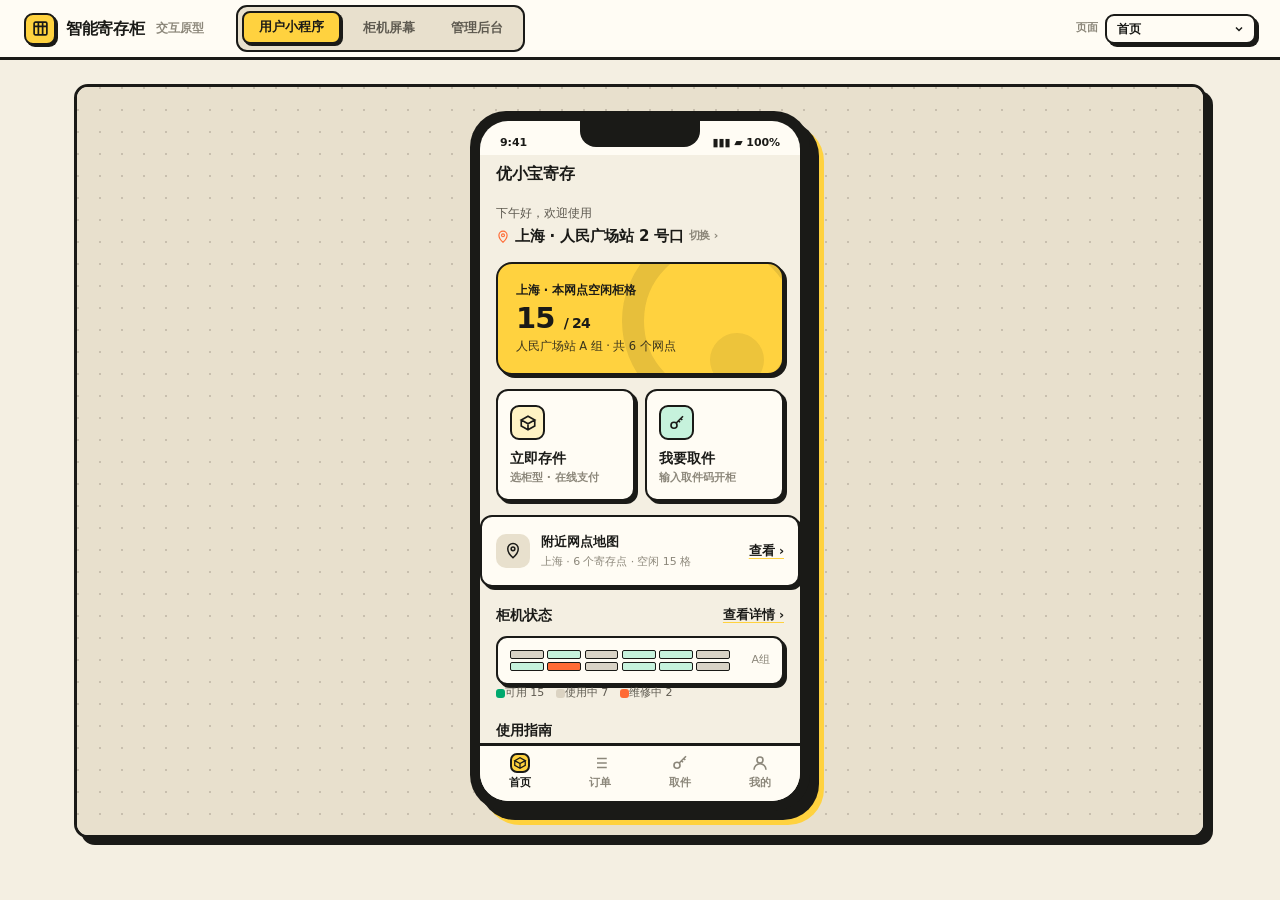
<file: prototype/智能寄存柜-新粗野主义原型.html>
<!DOCTYPE html>
<html lang="zh-CN">
<head>
<meta charset="UTF-8">
<meta name="viewport" content="width=device-width, initial-scale=1">
<title>智能寄存柜 · 新粗野主义原型</title>
<style>

:root{
  --bg:#F4EFE2; --bg-2:#E8E0CD; --surface:#FFFCF4;
  --ink:#1A1A17; --ink-2:#2A2924; --muted:#5E5A50; --faint:#8C877A;
  --line:#1A1A17; --line-2:#DBD3C2;
  --pop:#FFD23F; --pop-d:#F5BE12; --orange:#FF6B35;
  --accent:#FFD23F; --accent-2:#1A1A17; --accent-deep:#111; --accent-soft:#FFF3C4;
  --blue:#4C6FFF; --blue-soft:#DCE3FF;
  --ok:#00A96E; --ok-soft:#C6F2DC; --ok-line:#1A1A17;
  --warn:#FF6B35; --warn-soft:#FFE1D3; --warn-line:#1A1A17;
  --danger:#E63946; --danger-soft:#FFD2D6; --danger-line:#1A1A17;
  --r:14px; --r-md:12px; --r-sm:9px; --r-xs:6px;
  --sh-1:3px 3px 0 var(--ink);
  --sh-2:5px 5px 0 var(--ink);
  --sh-3:7px 7px 0 var(--ink);
  --font:"Inter",-apple-system,BlinkMacSystemFont,"Segoe UI","PingFang SC","Microsoft YaHei",system-ui,sans-serif;
}
*{box-sizing:border-box;margin:0;padding:0}
html,body{height:100%}
body{font-family:var(--font);background:var(--bg);color:var(--ink);font-size:14px;line-height:1.5;letter-spacing:-.005em;-webkit-font-smoothing:antialiased}
button{font-family:inherit;cursor:pointer;border:0;background:none;color:inherit;font-weight:700}
input,select,textarea{font-family:inherit;color:var(--ink)}
input:focus,select:focus,textarea:focus{outline:none;border-color:var(--ink)!important;box-shadow:3px 3px 0 var(--pop)}
::selection{background:var(--pop);color:var(--ink)}

/* ============ 外壳 ============ */
.topbar{height:60px;background:var(--surface);border-bottom:3px solid var(--ink);display:flex;align-items:center;padding:0 24px;gap:24px;position:sticky;top:0;z-index:50}
.brand{display:flex;align-items:center;gap:10px;font-weight:800;font-size:16px;letter-spacing:-.02em}
.brand-mark{width:32px;height:32px;border-radius:9px;background:var(--pop);border:2.5px solid var(--ink);display:grid;place-items:center;color:var(--ink);box-shadow:2px 2px 0 var(--ink)}
.brand-mark svg{width:17px;height:17px;stroke-width:2.4}
.brand small{font-weight:600;color:var(--faint);font-size:11.5px;margin-left:2px;letter-spacing:0}
.viewtabs{display:flex;gap:6px;background:var(--bg-2);padding:5px;border-radius:11px;margin-left:8px;border:2.5px solid var(--ink)}
.viewtab{padding:6px 15px;border-radius:8px;font-size:12.5px;font-weight:700;color:var(--muted);transition:transform .12s,box-shadow .12s,background .12s;white-space:nowrap}
.viewtab:hover{color:var(--ink);background:var(--surface)}
.viewtab.on{background:var(--pop);color:var(--ink);border:2px solid var(--ink);box-shadow:2px 2px 0 var(--ink);transform:translate(-1px,-1px)}
.scene-pick-wrap{margin-left:auto;display:flex;align-items:center;gap:7px;color:var(--faint);font-size:11px;font-weight:700}
.scene-pick{appearance:none;border:2.5px solid var(--ink);background:var(--surface) url("data:image/svg+xml,%3Csvg xmlns='http://www.w3.org/2000/svg' width='12' height='12' viewBox='0 0 24 24' fill='none' stroke='%231A1A17' stroke-width='3'%3E%3Cpath d='M6 9l6 6 6-6'/%3E%3C/svg%3E") no-repeat right 9px center;padding:6px 28px 6px 10px;border-radius:9px;font-size:12px;font-weight:700;color:var(--ink);max-width:200px;cursor:pointer;box-shadow:3px 3px 0 var(--ink)}
.scene-pick:hover{background:var(--accent-soft)}
.stage{display:block;padding:24px 24px 36px;max-width:1180px;margin:0 auto}
.viewport{min-height:720px;background:var(--surface);border:3px solid var(--ink);border-radius:var(--r);box-shadow:var(--sh-3);position:relative;overflow:hidden;display:flex;flex-direction:column}
.vp-body{flex:1;display:grid;place-items:center;padding:24px;background-color:var(--bg-2);background-image:radial-gradient(circle at 1px 1px,#c8bfae 1px,transparent 0);background-size:22px 22px;overflow:auto}
.pill{font-size:10.5px;font-weight:800;padding:2.5px 8px;border:2px solid var(--ink);border-radius:20px;white-space:nowrap;display:inline-block;line-height:1.45}
.pill.b{background:var(--pop);color:var(--ink)}
.pill.g{background:var(--ok-soft);color:var(--ink)}
.pill.r{background:var(--danger-soft);color:var(--ink)}
.pill.y{background:var(--warn-soft);color:var(--ink)}

/* ============ 设备模拟 ============ */
.phone{width:340px;height:700px;background:#1A1A17;border-radius:36px;padding:10px;box-shadow:9px 9px 0 var(--ink),14px 14px 0 var(--pop);flex:none}
.phone-inner{width:100%;height:100%;background:var(--surface);border-radius:28px;overflow:hidden;position:relative;display:flex;flex-direction:column}
.notch{position:absolute;top:0;left:50%;transform:translateX(-50%);width:120px;height:26px;background:#1A1A17;border-radius:0 0 16px 16px;z-index:20}
.statusbar{height:34px;display:flex;align-items:flex-end;justify-content:space-between;padding:0 20px 4px;font-size:11px;font-weight:800;color:var(--ink);flex:none;z-index:21}
.statusbar .sig{display:flex;gap:4px;align-items:center}
.app-scroll{flex:1;overflow-y:auto;overflow-x:hidden;scrollbar-width:none}
.app-scroll::-webkit-scrollbar{display:none}
.app-page{min-height:100%;background:var(--bg)}
.app-page-fixed{height:100%;min-height:0;overflow:hidden;display:flex;flex-direction:column}
.app-page-fixed>*{flex:1;min-height:0}
.app-pad{padding:16px}
.kiosk-fit{display:block}
.kiosk{width:860px;height:560px;background:#1A1A17;border-radius:18px;padding:14px;box-shadow:10px 10px 0 var(--pop),15px 15px 0 var(--ink);transform-origin:top left}
.kiosk-inner{width:100%;height:100%;border-radius:10px;overflow:hidden;background:var(--surface);display:flex;flex-direction:column}
.dash{width:100%;max-width:1000px;background:var(--bg);border:3px solid var(--ink);border-radius:var(--r);overflow:hidden;box-shadow:var(--sh-3)}
.dash-top{height:52px;background:var(--pop);border-bottom:3px solid var(--ink);color:var(--ink);display:flex;align-items:center;padding:0 16px;gap:10px;overflow:hidden}
.dash-top .l{font-weight:800;font-size:14px;display:flex;align-items:center;gap:9px;white-space:nowrap;letter-spacing:-.015em}
.dash-top .nav{display:flex;gap:3px;margin-left:6px;overflow-x:auto;scrollbar-width:none;flex:1;min-width:0}
.dash-top .nav::-webkit-scrollbar{display:none}
.handel-btn{white-space:nowrap}
.dash-top .nav button{color:var(--ink);font-size:10.5px;font-weight:700;padding:5px 7px;border-radius:7px;white-space:nowrap;flex:none;transition:.14s;border:2px solid transparent}
.dash-top .nav button:hover{background:var(--surface);border-color:var(--ink)}
.dash-top .nav button.on{background:var(--ink);color:var(--pop);border:2px solid var(--ink)}
.dash-top .who{margin-left:auto;font-size:12px;font-weight:700;color:var(--ink);display:flex;align-items:center;gap:8px}
.avatar{width:26px;height:26px;border-radius:7px;background:var(--surface);border:2px solid var(--ink);color:var(--ink);display:grid;place-items:center;font-size:11px;font-weight:800}
.dash-body{padding:20px;min-height:520px}

/* ============ 通用组件 ============ */
.h1{font-size:23px;font-weight:800;letter-spacing:-.03em;line-height:1.24}
.h2{font-size:17px;font-weight:800;letter-spacing:-.02em;line-height:1.32}
.muted{color:var(--muted)}
.faint{color:var(--faint)}
.tiny{font-size:11px}
.mono{font-variant-numeric:tabular-nums}
.row{display:flex;align-items:center}
.between{justify-content:space-between}
.gap6{gap:6px}.gap8{gap:8px}.gap12{gap:12px}
.mt8{margin-top:8px}.mt12{margin-top:12px}.mt16{margin-top:16px}.mt20{margin-top:20px}
.btn{display:inline-flex;align-items:center;justify-content:center;gap:7px;padding:11px 16px;border-radius:10px;font-weight:800;font-size:14px;letter-spacing:-.005em;transition:transform .1s,box-shadow .1s,background .14s;width:100%;border:2.5px solid var(--ink)}
.btn-primary{background:var(--pop);color:var(--ink);box-shadow:4px 4px 0 var(--ink)}
.btn-primary:hover{background:var(--pop-d);transform:translate(-1px,-1px);box-shadow:5px 5px 0 var(--ink)}
.btn-primary:active{transform:translate(4px,4px);box-shadow:0 0 0 var(--ink)}
.btn-ghost{background:var(--bg-2);color:var(--ink);box-shadow:3px 3px 0 var(--ink)}
.btn-ghost:hover{background:var(--pop)}
.btn-line{background:var(--surface);color:var(--ink);box-shadow:3px 3px 0 var(--ink)}
.btn-line:hover{background:var(--accent-soft);transform:translate(-1px,-1px);box-shadow:4px 4px 0 var(--ink)}
.btn-ok{background:var(--ok-soft);color:var(--ink);box-shadow:4px 4px 0 var(--ink)}
.btn-ok:hover{background:#a9ecc8;transform:translate(-1px,-1px);box-shadow:5px 5px 0 var(--ink)}
.btn-sm{padding:8px 12px;font-size:12px;width:auto;border-radius:8px}
.card{background:var(--surface);border:2.5px solid var(--ink);border-radius:var(--r-md);padding:14px;box-shadow:var(--sh-1)}
.link{color:var(--ink);font-weight:800;font-size:12.5px;text-decoration:underline;text-decoration-color:var(--pop);text-underline-offset:3px;transition:background .14s}
.link:hover{background:var(--pop)}
.guide-card{background:var(--surface);border:2.5px solid var(--ink);border-radius:var(--r-md);box-shadow:var(--sh-1);overflow:hidden}
.guide-step{display:flex;gap:11px;padding:10px 13px;border-top:2px solid var(--ink);align-items:flex-start;transition:background .15s}
.guide-step:first-child{border-top:0}
.guide-step:hover{background:var(--accent-soft)}
.guide-no{flex:none;width:26px;height:26px;border-radius:7px;background:var(--pop);color:var(--ink);border:2px solid var(--ink);display:grid;place-items:center;font-size:10.5px;font-weight:800;font-variant-numeric:tabular-nums}
.guide-tx{min-width:0;padding-top:1px}
.guide-tx b{display:block;font-size:12.5px;font-weight:800;line-height:1.4}
.guide-tx span{display:block;font-size:11px;color:var(--muted);margin-top:2px;line-height:1.55}
.guide-note{background:var(--warn-soft);border:2.5px solid var(--ink);border-radius:var(--r-md);padding:11px 13px;margin-top:12px;box-shadow:3px 3px 0 var(--ink)}
.guide-note b{font-size:12px;color:var(--ink);display:flex;align-items:center;gap:6px;font-weight:800}
.guide-note b svg{width:13px;height:13px;stroke:currentColor}
.guide-note p{font-size:11.5px;color:var(--ink-2);line-height:1.75;margin-top:6px}

/* 我的 */
.mine-hero{display:flex;align-items:center;gap:13px;padding:15px 16px;border-radius:var(--r-md);background:var(--pop);border:2.5px solid var(--ink);box-shadow:var(--sh-1);position:relative;overflow:hidden}
.mine-hero::after{content:"";position:absolute;right:-30px;top:-38px;width:120px;height:120px;border:14px solid rgba(26,26,23,.10);border-radius:50%;pointer-events:none}
.mine-ava{width:50px;height:50px;border-radius:14px;background:var(--surface);color:var(--ink);border:2.5px solid var(--ink);box-shadow:3px 3px 0 var(--ink);display:grid;place-items:center;font-size:17px;font-weight:800;flex:none}
.mine-name{font-size:16px;font-weight:800;letter-spacing:-.02em}
.mine-phone{font-size:11.5px;color:var(--muted);margin-top:3px;font-variant-numeric:tabular-nums}
.mine-tag{margin-left:auto;font-size:10px;font-weight:800;color:var(--ink);background:var(--surface);border:2px solid var(--ink);padding:3px 8px;border-radius:20px;flex:none;position:relative;z-index:1}
.mine-order{display:flex;align-items:center;gap:12px;padding:13px 14px;background:var(--surface);border:2.5px solid var(--ink);border-radius:var(--r-md);box-shadow:var(--sh-1)}
.mine-order .oi{width:36px;height:36px;border-radius:10px;background:var(--pop);color:var(--ink);border:2px solid var(--ink);display:grid;place-items:center;flex:none}
.mine-order .oi svg{width:18px;height:18px;stroke:currentColor}
.mine-order .ot{min-width:0;flex:1}
.mine-order .ot b{font-size:12.5px;display:block;font-weight:800}
.mine-order .ot span{font-size:10.5px;color:var(--faint);margin-top:2px;display:block}
.svc-row{display:flex;align-items:center;gap:11px;width:100%;padding:11px 0;text-align:left;border-top:2px solid var(--ink)}
.svc-row:first-child{border-top:0}
.svc-row .si{width:28px;height:28px;border-radius:8px;background:var(--bg-2);border:2px solid var(--ink);display:grid;place-items:center;flex:none;transition:.15s}
.svc-row .si svg{width:15px;height:15px;stroke:var(--ink)}
.svc-row:hover .si{background:var(--pop)}
.svc-row .st{flex:1;min-width:0}
.svc-row .st b{font-size:12.5px;font-weight:700;display:block}
.svc-row .st span{font-size:10.5px;color:var(--faint);margin-top:1px;display:block}
.svc-row .ar{color:var(--ink);font-size:14px;flex:none;font-weight:800}

/* 手机专属 UI */
.app-header{padding:8px 16px 12px;display:flex;align-items:center;gap:10px}
.app-header .ttl{font-size:15.5px;font-weight:800;letter-spacing:-.02em}
.icon-btn{width:30px;height:30px;border-radius:8px;background:var(--surface);border:2px solid var(--ink);box-shadow:2px 2px 0 var(--ink);display:grid;place-items:center;flex:none;transition:.14s}
.icon-btn:hover{background:var(--pop)}
.icon-btn svg{width:16px;height:16px;stroke:var(--ink)}
.greeting{padding:6px 16px 14px}
.greeting .hi{font-size:12px;color:var(--muted)}
.location{display:flex;align-items:center;gap:5px;font-weight:800;font-size:15px;margin-top:3px;letter-spacing:-.015em;color:var(--ink)}
.location svg{width:14px;height:14px;stroke:var(--orange)}
.hero-card{margin:0 16px;background:var(--pop);border:2.5px solid var(--ink);border-radius:16px;padding:18px;color:var(--ink);position:relative;overflow:hidden;box-shadow:var(--sh-1)}
.hero-card::after{content:"";position:absolute;right:-34px;top:-40px;width:150px;height:150px;border:22px solid rgba(26,26,23,.10);border-radius:50%}
.hero-card::before{content:"";position:absolute;right:18px;bottom:-14px;width:54px;height:54px;background:rgba(26,26,23,.08);border-radius:50%}
.hero-card .lbl{font-size:11.5px;font-weight:700;position:relative}
.hero-card .big{font-size:29px;font-weight:800;margin:4px 0 3px;letter-spacing:-.03em;line-height:1.1;position:relative;font-variant-numeric:tabular-nums}
.hero-actions{display:grid;grid-template-columns:1fr 1fr;gap:10px;margin:14px 16px}
.hero-act{background:var(--surface);border:2.5px solid var(--ink);border-radius:12px;padding:14px 12px;text-align:left;transition:transform .14s,box-shadow .14s;box-shadow:3px 3px 0 var(--ink)}
.hero-act:hover{transform:translate(-2px,-2px);box-shadow:5px 5px 0 var(--ink);background:var(--accent-soft)}
.hero-act .ic{width:35px;height:35px;border-radius:9px;border:2px solid var(--ink);display:grid;place-items:center;margin-bottom:10px;background:var(--pop)}
.hero-act .ic svg{width:18px;height:18px;stroke-width:2.2}
.hero-act b{font-size:13.5px;display:block;font-weight:800}
.hero-act span{font-size:11px;color:var(--faint);display:block;margin-top:2px}
.section{margin:18px 16px 0}
.section-h{display:flex;align-items:center;justify-content:space-between;margin-bottom:10px}
.section-h b{font-size:14px;font-weight:800}
.locker-mini{display:flex;gap:10px;background:var(--surface);border:2.5px solid var(--ink);border-radius:11px;padding:12px;align-items:center;box-shadow:3px 3px 0 var(--ink)}
.locker-grid-mini{display:grid;grid-template-columns:repeat(6,1fr);gap:3.5px;flex:1}
.lg-cell{height:9px;border-radius:2px;background:var(--ok-soft);border:1px solid var(--ink)}
.lg-cell.used{background:#D9D3C6}
.lg-cell.err{background:var(--warn)}
.tabbar{height:58px;border-top:3px solid var(--ink);background:var(--surface);display:flex;flex:none;padding-bottom:4px}
.tabbar button{flex:1;display:flex;flex-direction:column;align-items:center;justify-content:center;gap:3px;color:var(--faint);font-size:10.5px;transition:color .16s;font-weight:700}
.tabbar button:hover{color:var(--ink)}
.tabbar button.on{color:var(--ink)}
.tabbar button.on svg{background:var(--pop);border-radius:7px;border:2px solid var(--ink)}
.tabbar svg{width:20px;height:20px;stroke-width:2.2;padding:1px}

.spec-option{display:flex;align-items:center;gap:12px;border:2.5px solid var(--ink);border-radius:11px;padding:13px;margin-bottom:10px;transition:transform .14s,box-shadow .14s;background:var(--surface);width:100%;text-align:left;box-shadow:3px 3px 0 var(--ink)}
.spec-option:hover{box-shadow:5px 5px 0 var(--ink);transform:translate(-1px,-1px)}
.spec-option.on{border-color:var(--ink);background:var(--pop);box-shadow:5px 5px 0 var(--ink);transform:translate(-1px,-1px)}
.spec-ic{width:42px;height:42px;border-radius:10px;background:var(--bg-2);border:2px solid var(--ink);display:grid;place-items:center;flex:none}
.spec-option.on .spec-ic{background:var(--surface)}
.spec-ic svg{width:21px;height:21px;stroke:var(--ink);stroke-width:2.2}
.radio{width:19px;height:19px;border-radius:50%;border:2px solid var(--ink);flex:none;display:grid;place-items:center}
.spec-option.on .radio{border-color:var(--ink)}
.spec-option.on .radio::after{content:"";width:9px;height:9px;border-radius:50%;background:var(--ink)}
.price{font-size:18px;font-weight:800;color:var(--ink)}
.price small{font-size:11px;font-weight:700;color:var(--muted)}
.pay-row{display:flex;align-items:center;justify-content:space-between;padding:14px 0;border-bottom:2px solid var(--ink);font-size:13px}
.pay-method{display:flex;align-items:center;gap:10px;padding:13px;border:2.5px solid var(--ink);border-radius:10px;background:var(--pop);box-shadow:3px 3px 0 var(--ink)}
.wxlogo{width:28px;height:28px;border-radius:7px;background:var(--ok);border:2px solid var(--ink);display:grid;place-items:center;color:var(--ink);font-weight:800;font-size:15px}
.code-box{text-align:center;padding:26px 0 8px}
.code-digits{display:flex;justify-content:center;gap:8px}
.code-digit{width:44px;height:56px;border-bottom:3px solid var(--ink);font-size:30px;font-weight:800;color:var(--ink);display:grid;place-items:center}
.code-digit.filled{border-color:var(--orange)}
.keypad{display:grid;grid-template-columns:repeat(3,1fr);gap:8px;margin-top:16px}
.keypad button{padding:13px 0;background:var(--surface);border:2px solid var(--ink);box-shadow:2px 2px 0 var(--ink);border-radius:9px;font-size:19px;font-weight:800}
.keypad button:active{background:var(--pop);transform:translate(2px,2px);box-shadow:0 0 0}
.order-card{background:var(--surface);border:2.5px solid var(--ink);border-radius:12px;padding:14px;margin-bottom:10px;box-shadow:3px 3px 0 var(--ink);transition:transform .14s,box-shadow .14s;cursor:pointer}
.order-card:hover{box-shadow:5px 5px 0 var(--ink);transform:translate(-1px,-1px)}
.order-top{display:flex;justify-content:space-between;align-items:center;margin-bottom:10px}
.order-id{font-size:11.5px;color:var(--faint);font-weight:600}
.countdown{font-size:12px;font-weight:800;color:var(--ink);font-variant-numeric:tabular-nums;background:var(--pop);border:2px solid var(--ink);padding:2px 8px;border-radius:20px}
.order-meta{display:flex;gap:18px;font-size:11.5px;color:var(--muted)}
.order-meta b{display:block;color:var(--ink);font-size:13.5px;margin-top:3px;font-weight:800;font-variant-numeric:tabular-nums}

/* 开柜动画 */
.door-stage{height:210px;background:var(--bg-2);border:2.5px solid var(--ink);border-radius:12px;position:relative;overflow:hidden;display:grid;place-items:center}
.door-cabinet{position:absolute;inset:18px 60px;border:3px solid var(--ink);border-radius:6px;background:#CFC7B5;overflow:hidden}
.door-panel{position:absolute;left:0;top:0;height:100%;width:100%;background:repeating-linear-gradient(90deg,#A9A08C,#A9A08C 8px,#BFB69F 8px,#BFB69F 10px);transform-origin:left center;transition:transform 1.1s cubic-bezier(.4,0,.2,1);z-index:2}
.door-panel.open{transform:perspective(700px) rotateY(-118deg)}
.door-glow{position:absolute;inset:0;background:var(--pop);opacity:0;transition:opacity .8s .4s;display:grid;place-items:center}
.door-glow.on{opacity:1}
.door-glow .item{font-size:12px;font-weight:800;color:var(--ink);background:var(--surface);padding:8px 14px;border:2px solid var(--ink);box-shadow:3px 3px 0 var(--ink);border-radius:8px}
.door-handle{position:absolute;right:10px;top:50%;transform:translateY(-50%);width:8px;height:44px;background:var(--ink);border-radius:4px;z-index:3}

/* ============ 柜机 UI ============ */
.kiosk-idle{height:100%;color:var(--ink);position:relative;display:flex;flex-direction:column;padding:28px 44px 22px;overflow:hidden;background:#FFF6D8}
.kiosk-idle::before{content:"";position:absolute;inset:0;pointer-events:none;background-image:linear-gradient(rgba(26,26,23,.07) 2px,transparent 2px),linear-gradient(90deg,rgba(26,26,23,.07) 2px,transparent 2px);background-size:46px 46px}
.kiosk-brand{display:flex;align-items:center;gap:10px;font-weight:800;font-size:15px;letter-spacing:.02em;position:relative;z-index:3}
.kiosk-brand .m{width:32px;height:32px;border-radius:9px;background:var(--pop);border:2.5px solid var(--ink);box-shadow:3px 3px 0 var(--ink);display:grid;place-items:center;flex:none}
.kiosk-brand .m svg{width:17px;height:17px;stroke-width:2.4}
.kiosk-clock{margin-left:auto;font-size:11.5px;font-weight:700;color:var(--ink);font-variant-numeric:tabular-nums;display:flex;align-items:center;gap:7px;background:var(--surface);border:2px solid var(--ink);box-shadow:3px 3px 0 var(--ink);padding:6px 12px;border-radius:20px;letter-spacing:.02em}
.kiosk-clock i{width:7px;height:7px;border-radius:50%;background:var(--ok);border:1px solid var(--ink);flex:none}
.kiosk-center{flex:1;display:flex;flex-direction:column;justify-content:center;position:relative;z-index:3;padding-bottom:4px}
.kiosk-eyebrow{display:inline-flex;align-items:center;gap:7px;font-size:11px;font-weight:800;letter-spacing:.09em;color:var(--ink);background:var(--surface);border:2px solid var(--ink);box-shadow:3px 3px 0 var(--ink);padding:5px 12px;border-radius:20px;width:max-content;margin-bottom:15px}
.kiosk-center h1{font-size:46px;font-weight:800;letter-spacing:-.04em;line-height:1.13}
.kiosk-center h1 em{font-style:normal;color:var(--orange);-webkit-text-stroke:1.5px var(--ink)}
.kiosk-center p{color:var(--ink-2);font-size:14.5px;font-weight:600;margin-top:11px}
.kiosk-big-btns{display:flex;gap:14px;margin-top:28px}
.kiosk-big{width:238px;position:relative;background:var(--surface);border:3px solid var(--ink);box-shadow:5px 5px 0 var(--ink);border-radius:14px;padding:15px 34px 15px 16px;color:var(--ink);text-align:left;transition:transform .16s,box-shadow .16s;display:flex;align-items:center;gap:13px}
.kiosk-big:first-child{background:var(--pop)}
.kiosk-big:hover{transform:translate(-3px,-3px);box-shadow:8px 8px 0 var(--ink)}
.kiosk-big .ki{width:42px;height:42px;border-radius:10px;background:var(--ink);color:var(--pop);border:2px solid var(--ink);display:grid;place-items:center;flex:none}
.kiosk-big:first-child .ki{background:var(--surface);color:var(--ink)}
.kiosk-big .ki svg{width:21px;height:21px;stroke-width:2.3}
.kiosk-big .n{font-size:18.5px;font-weight:800;letter-spacing:-.015em;line-height:1.2}
.kiosk-big .d{font-size:11px;color:var(--muted);font-weight:600;margin-top:3px}
.kiosk-big .ar{position:absolute;right:15px;top:50%;transform:translateY(-50%);font-size:16px;font-weight:800;transition:.2s}
.kiosk-big:hover .ar{right:11px}
.kiosk-foot{position:relative;z-index:3;display:flex;align-items:center;font-size:11px;font-weight:700;color:var(--ink);border-top:2px solid var(--ink);padding-top:13px}
.kiosk-foot span{padding:0 15px;border-left:2px solid var(--ink)}
.kiosk-foot span:first-child{padding-left:0;border-left:0}
.kiosk-foot .live{margin-left:auto;border:0;display:flex;align-items:center;gap:6px;color:var(--ink)}
.kiosk-foot .live i{width:7px;height:7px;border-radius:50%;background:var(--ok);border:1px solid var(--ink)}
.kiosk-art{position:absolute;right:40px;top:104px;width:216px;z-index:2}
.kiosk-art .hd{font-size:10px;font-weight:800;letter-spacing:.1em;color:var(--ink);margin-bottom:9px;display:flex;align-items:center;gap:7px}
.kiosk-art .hd::after{content:"";flex:1;height:2px;background:var(--ink)}
.kiosk-art .grid{display:grid;grid-template-columns:repeat(4,1fr);gap:7px}
.kiosk-art .d{aspect-ratio:1;border-radius:6px;border:2px solid var(--ink);background:var(--surface);display:grid;place-items:center;font-size:8.5px;font-weight:800;color:var(--ink)}
.kiosk-art .d.free{background:var(--ok-soft)}
.kiosk-art .d.used{background:#D9D3C6}
.kiosk-art .d.err{background:var(--warn)}

/* 柜机亮色流程页 */
.kiosk-page{height:100%;display:flex;flex-direction:column;background:var(--bg);color:var(--ink)}
.kp-head{height:66px;background:var(--pop);border-bottom:3px solid var(--ink);display:flex;align-items:center;padding:0 26px;gap:13px;flex:none;position:relative;z-index:2}
.kp-head .back{width:34px;height:34px;border-radius:8px;border:2.5px solid var(--ink);box-shadow:2px 2px 0 var(--ink);background:var(--surface);display:grid;place-items:center;color:var(--ink);flex:none;transition:.14s}
.kp-head .back svg{width:16px;height:16px;stroke:currentColor;stroke-width:2.4}
.kp-head .back:hover{background:var(--surface);transform:translate(-1px,-1px);box-shadow:3px 3px 0 var(--ink)}
.kp-head b{font-size:18px;letter-spacing:-.015em;font-weight:800}
.kp-head .step{margin-left:auto;font-size:11px;font-weight:800;color:var(--ink);background:var(--surface);border:2px solid var(--ink);box-shadow:2px 2px 0 var(--ink);padding:5px 12px;border-radius:20px;white-space:nowrap}
.kp-body{flex:1;padding:22px 30px;overflow:auto;display:flex;flex-direction:column}
.kp-body::before,.kp-body::after{content:"";display:block;margin:auto;flex:none}
.kp-foot{flex:none;background:var(--surface);border-top:3px solid var(--ink);padding:11px 26px;display:flex;align-items:center;gap:16px}
.kp-foot .sum{font-size:11.5px;color:var(--muted);font-weight:600;line-height:1.5}
.kp-foot .sum b{display:block;font-size:13px;color:var(--ink);font-weight:800}
.kp-title{font-size:19px;font-weight:800;letter-spacing:-.02em}
.kp-sub{font-size:12px;color:var(--muted);font-weight:600;margin-top:5px}
.kp-specs{display:flex;gap:13px}
.kiosk-spec{flex:1;position:relative;background:var(--surface);border:2.5px solid var(--ink);border-radius:14px;padding:20px 16px 18px;text-align:center;transition:transform .14s,box-shadow .14s;box-shadow:3px 3px 0 var(--ink)}
.kiosk-spec:hover{transform:translate(-2px,-2px);box-shadow:5px 5px 0 var(--ink)}
.kiosk-spec.on{border-color:var(--ink);background:var(--pop);box-shadow:6px 6px 0 var(--ink);transform:translate(-2px,-2px)}
.kiosk-spec .tick{position:absolute;top:-2px;right:-2px;width:29px;height:29px;border-radius:0 12px 0 12px;background:var(--ink);color:var(--pop);border:2px solid var(--ink);display:none;place-items:center;font-size:13px;font-weight:800}
.kiosk-spec.on .tick{display:grid}
.kiosk-spec .pic{height:70px;display:grid;place-items:center;margin-bottom:6px}
.kiosk-spec .pic svg{stroke:var(--ink);fill:none;stroke-width:1.8;opacity:.92}
.kiosk-spec b{font-size:15.5px;font-weight:800;display:block}
.kiosk-spec .sub{font-size:10.5px;color:var(--muted);font-weight:600;margin-top:3px}
.kiosk-spec .p{color:var(--ink);font-weight:800;font-size:20px;margin-top:9px;letter-spacing:-.025em;font-variant-numeric:tabular-nums;line-height:1.1}
.kiosk-spec .p small{font-size:10.5px;font-weight:700;color:var(--muted)}
.kiosk-spec .stock{margin-top:9px;display:inline-flex;align-items:center;gap:5px;font-size:10px;color:var(--ink);font-weight:800;background:var(--ok-soft);border:2px solid var(--ink);padding:3px 9px;border-radius:20px}
.kiosk-spec .stock i{width:5px;height:5px;border-radius:50%;background:var(--ink)}
.kiosk-spec .stock.low{background:var(--warn-soft)}
.pay-grid{display:flex;gap:22px;align-items:stretch}
.pay-main{flex:1;min-width:0;display:flex;flex-direction:column}
.pay-amt{display:flex;align-items:baseline;gap:3px;margin:14px 0 2px;font-variant-numeric:tabular-nums;letter-spacing:-.03em}
.pay-amt .cur{font-size:22px;font-weight:800;color:var(--ink)}
.pay-amt .num{font-size:46px;font-weight:800;color:var(--ink);line-height:1}
.pay-amt .unit{font-size:12px;color:var(--muted);font-weight:700;margin-left:4px}
.pay-meta{font-size:11.5px;color:var(--muted);font-weight:600;margin-top:9px}
.pay-meta b{color:var(--ink);font-weight:800}
.pay-note{background:var(--pop);border:2.5px solid var(--ink);box-shadow:3px 3px 0 var(--ink);border-radius:10px;padding:12px 14px;margin-top:16px;font-size:11.5px;color:var(--ink);line-height:1.75;font-weight:600}
.pay-note b{font-weight:800}
.pay-qr{flex:none;width:236px;background:var(--surface);border:2.5px solid var(--ink);border-radius:14px;box-shadow:3px 3px 0 var(--ink);padding:16px;display:flex;flex-direction:column;align-items:center;justify-content:center}
.qr{width:148px;height:148px;background:var(--surface);padding:8px;border:2px solid var(--ink);border-radius:10px;display:grid;place-items:center;position:relative}
.qr svg{width:100%;height:100%}
.qr::after{content:"";position:absolute;inset:-6px;border-radius:12px;border:2px solid var(--ink)}
.pay-qr .cap{font-size:10.5px;color:var(--muted);font-weight:600;margin-top:12px}
.pay-qr .brandrow{display:flex;align-items:center;gap:6px;margin-top:9px;font-size:10px;color:var(--ink);font-weight:800}
.pay-qr .brandrow i{width:15px;height:15px;border-radius:4px;background:var(--ok);border:1.5px solid var(--ink);display:grid;place-items:center;color:var(--ink);font-size:9px;font-style:normal;font-weight:800}
.open-receipt{background:var(--surface);border:2.5px solid var(--ink);border-radius:12px;box-shadow:3px 3px 0 var(--ink);padding:14px 16px;display:flex;align-items:center;gap:14px}
.open-receipt .k{font-size:10.5px;color:var(--faint);font-weight:700}
.open-receipt .v{font-size:19px;font-weight:800;letter-spacing:.06em;color:var(--ink);font-variant-numeric:tabular-nums;margin-top:2px}
.open-receipt .sep{width:2px;align-self:stretch;background:var(--ink)}
.door-stage{height:196px;background:var(--bg-2);border:2.5px solid var(--ink);border-radius:12px;position:relative;overflow:hidden;display:grid;place-items:center}
.kiosk-page .door-stage{height:164px}
.code-boxes{display:flex;gap:9px;margin-top:16px}
.code-boxes .cb{width:52px;height:62px;border-radius:10px;background:var(--surface);border:2.5px solid var(--ink);box-shadow:2px 2px 0 var(--ink);display:grid;place-items:center;font-size:24px;font-weight:800;color:var(--ink);font-variant-numeric:tabular-nums;transition:.15s}
.code-boxes .cb.filled{border-color:var(--ink);background:var(--pop);box-shadow:4px 4px 0 var(--ink)}
.code-boxes .cb.cursor{border-color:var(--orange);box-shadow:4px 4px 0 var(--orange)}
.code-boxes .cb .ph{color:#BDB6A6;font-weight:400}
.keypad button{padding:17px 0;background:var(--surface);border:2px solid var(--ink);box-shadow:2px 2px 0 var(--ink);border-radius:9px;font-size:20px;font-weight:800;transition:.12s;color:var(--ink)}
.keypad button:hover{background:var(--accent-soft)}
.keypad button:active{background:var(--pop);transform:translate(2px,2px);box-shadow:0 0 0}
.keypad button.go{background:var(--ink);color:var(--pop);box-shadow:3px 3px 0 var(--orange);font-size:15px;font-weight:800}
.keypad button.go:hover{background:var(--ink)}
.keypad button.del{font-size:13px;color:var(--muted);font-weight:800}

/* ============ 后台 UI ============ */
.kpi-grid{display:grid;grid-template-columns:repeat(4,1fr);gap:14px}
.kpi{background:var(--surface);border:2.5px solid var(--ink);border-radius:11px;box-shadow:var(--sh-1);padding:16px;position:relative;overflow:hidden}
.kpi::after{content:"";position:absolute;left:16px;right:16px;top:0;height:3px;background:var(--ink)}
.kpi .k{font-size:11.5px;color:var(--muted);font-weight:700}
.kpi .v{font-size:25px;font-weight:800;letter-spacing:-.03em;margin-top:7px;font-variant-numeric:tabular-nums;line-height:1.15}
.kpi .trend{font-size:11px;margin-top:7px;display:inline-flex;align-items:center;gap:3px;font-weight:800;border:2px solid var(--ink);padding:1px 7px;border-radius:20px}
.up{color:var(--ink);background:var(--ok-soft)}
.down{color:var(--ink);background:var(--danger-soft)}
.panel{background:var(--surface);border:2.5px solid var(--ink);border-radius:12px;box-shadow:var(--sh-1);padding:18px}
.panel h4{font-size:13.5px;margin-bottom:14px;font-weight:800}
.bars{display:flex;align-items:flex-end;gap:12px;height:150px;padding-top:10px}
.bar-col{flex:1;display:flex;flex-direction:column;align-items:center;gap:6px;height:100%;justify-content:flex-end}
.bar{width:60%;background:var(--pop);border:2px solid var(--ink);border-radius:5px 5px 0 0;transition:height .6s cubic-bezier(.4,0,.2,1);min-height:4px;box-shadow:2px 2px 0 var(--ink)}
.bar-col.alt .bar{background:#E3DCCB;box-shadow:2px 2px 0 var(--ink)}
.bar-col span{font-size:10px;color:var(--faint);font-weight:700}
.cab-bank{background:var(--surface);border:2.5px solid var(--ink);border-radius:12px;box-shadow:var(--sh-1);padding:18px;margin-bottom:14px}
.bank-title{display:flex;align-items:center;gap:10px;margin-bottom:14px}
.bank-title b{font-size:13.5px;font-weight:800}
.cab-grid{display:grid;grid-template-columns:repeat(8,1fr);gap:8px}
.cab{aspect-ratio:.8;border:2px solid var(--ink);border-radius:6px;display:flex;flex-direction:column;align-items:center;justify-content:center;font-size:10px;font-weight:700;transition:transform .14s,box-shadow .14s;cursor:pointer;position:relative}
.cab:hover{transform:translate(-2px,-2px) scale(1.03);z-index:2;box-shadow:4px 4px 0 var(--ink)}
.cab.free{background:var(--ok-soft);color:var(--ink)}
.cab.used{background:#E3DCCB;color:var(--ink)}
.cab.err{background:var(--warn);color:var(--ink)}
.cab .no{font-size:11.5px;font-weight:800;font-variant-numeric:tabular-nums}
.cab .st{font-size:9.5px;margin-top:2px;font-weight:700}
.legend{display:flex;gap:16px;margin-top:12px;font-size:11px;color:var(--muted);font-weight:700}
.legend i{display:inline-block;width:10px;height:10px;border:1.5px solid var(--ink);border-radius:2px;margin-right:5px;vertical-align:-1px}
table{width:100%;border-collapse:collapse;font-size:12.5px}
th{text-align:left;color:var(--ink);font-weight:800;padding:10px;border-bottom:2px solid var(--ink);font-size:10.5px;letter-spacing:.03em;white-space:nowrap}
td{padding:11px 10px;border-bottom:1px solid var(--line-2)}
tr:last-child td{border-bottom:0}
tbody tr{transition:background .13s}
tr:hover td{background:var(--accent-soft)}
.filters{display:flex;gap:7px;margin-bottom:14px;flex-wrap:wrap}
.fbtn{padding:6px 13px;border-radius:8px;background:var(--surface);border:2px solid var(--ink);box-shadow:2px 2px 0 var(--ink);font-size:11.5px;color:var(--ink);font-weight:700;transition:.14s}
.fbtn:hover{background:var(--accent-soft)}
.fbtn.on{background:var(--pop);color:var(--ink);box-shadow:3px 3px 0 var(--ink);transform:translate(-1px,-1px)}
.alert-item{display:flex;gap:12px;align-items:flex-start;padding:14px;border:2.5px solid var(--ink);box-shadow:var(--sh-1);border-radius:11px;background:var(--surface);margin-bottom:10px;transition:box-shadow .14s}
.alert-item:hover{box-shadow:5px 5px 0 var(--ink)}
.alert-item .ai{width:34px;height:34px;border-radius:8px;border:2px solid var(--ink);display:grid;place-items:center;flex:none;background:var(--warn-soft)}
.alert-item .ai svg{width:17px;height:17px;stroke:var(--ink)}
.alert-item b{font-size:12.5px;font-weight:800}
.alert-item p{font-size:12px;color:var(--muted);margin:4px 0 8px;line-height:1.6}
.handel-btn{padding:6px 12px;border-radius:7px;background:var(--pop);color:var(--ink);border:2px solid var(--ink);box-shadow:2px 2px 0 var(--ink);font-weight:800;font-size:11.5px;transition:.14s}
.handel-btn:hover{background:var(--pop-d);transform:translate(-1px,-1px);box-shadow:3px 3px 0 var(--ink)}

/* toast & modal */
.toast{position:fixed;left:50%;bottom:36px;transform:translateX(-50%) translateY(20px);background:var(--ink);color:var(--pop);border:2px solid var(--ink);box-shadow:4px 4px 0 var(--orange);padding:11px 20px;border-radius:10px;font-size:13px;font-weight:800;z-index:200;opacity:0;transition:.25s cubic-bezier(.4,0,.2,1);pointer-events:none}
.toast.show{opacity:1;transform:translateX(-50%) translateY(0)}
.toast.ok{background:var(--ok-soft);color:var(--ink);border-color:var(--ink);box-shadow:4px 4px 0 var(--ink)}
.modal-mask{position:fixed;inset:0;background:rgba(26,26,23,.55);z-index:150;display:grid;place-items:center;opacity:0;pointer-events:none;transition:.2s}
.modal-mask.on{opacity:1;pointer-events:auto}
.modal{background:var(--surface);border:3px solid var(--ink);box-shadow:8px 8px 0 var(--pop);border-radius:14px;width:400px;max-width:92vw;transform:translateY(14px);transition:transform .2s,opacity .2s;overflow:hidden}
.modal.narrow{width:330px;border-radius:14px}
.modal-mask.on .modal{transform:translateY(0)}
.modal-h{padding:18px 20px;border-bottom:2.5px solid var(--ink);background:var(--pop);display:flex;align-items:center;gap:10px}
.modal-h b{font-size:16px;font-weight:800}
.modal-h .x{margin-left:auto;width:28px;height:28px;border-radius:7px;background:var(--surface);border:2px solid var(--ink);display:grid;place-items:center;font-size:18px;color:var(--ink);font-weight:800}
.modal-b{padding:18px 20px;font-size:13px}
.modal-f{padding:12px 20px;border-top:2.5px solid var(--ink);display:flex;gap:8px;justify-content:flex-end}

@media(max-width:900px){.stage{padding:12px}.viewport{min-height:auto;border-radius:12px}.scene-pick{max-width:140px}.brand small{display:none}.topbar{padding:0 12px;gap:10px}}

</style>

<!-- 腾讯地图 GL JS：WorkBuddy 代理模式，前端零 key；占位符由运行时替换 -->
<script type="text/javascript">
window._TMapSecurityConfig = {
  serviceHost: 'http://127.0.0.1:__WB_HTTP_PORT__/_TMapService/_wbt/__WB_TMAP_SECRET__',
};
</script>
<script src="https://map.qq.com/api/gljs?v=1.exp"></script>
</head>
<body>

<header class="topbar">
  <div class="brand">
    <span class="brand-mark"><svg viewBox="0 0 24 24" fill="none" stroke="currentColor" stroke-width="2"><rect x="3" y="3" width="18" height="18" rx="2"/><path d="M9 3v18M15 3v18M3 9h18"/></svg></span>
    智能寄存柜 <small>交互原型</small>
  </div>
  <nav class="viewtabs" id="viewtabs"></nav>
  <label class="scene-pick-wrap" for="scenePick">页面
    <select class="scene-pick" id="scenePick" aria-label="跳转页面"></select>
  </label>
</header>

<main class="stage">
  <section class="viewport">
    <div class="vp-body" id="vpbody"></div>
  </section>
</main>

<div class="toast" id="toast"></div>
<div class="modal-mask" id="modalMask"><div class="modal">
  <div class="modal-h"><b id="modalTitle"></b><button class="x" data-action="closeModal">×</button></div>
  <div class="modal-b" id="modalBody"></div>
  <div class="modal-f" id="modalFoot"></div>
</div></div>

<script>
/* ================= 数据 ================= */
const VIEWS = {
  user:{label:'用户小程序',tag:'用户端',cap:'用户小程序 · 完整流程',scenes:[
    {id:'login',n:'00',t:'登录 / 注册',d:'手机号验证码登录',title:'登录 / 注册',desc:'手机号 + 验证码登录，未注册手机号自动注册。需勾选用户协议与隐私政策。验证码演示为 1234。',steps:['输入手机号','获取并填写验证码','勾选协议后登录']},
    {id:'home',n:'01',t:'首页',d:'网点 / 存件取件入口',title:'首页',desc:'用户进入小程序，查看附近柜机空闲格数，选择存件或取件。点击主按钮开始走流程。',steps:['查看附近柜机空闲格','点击「立即存件」选柜型','或点击「取件」输入取件码']},
    {id:'city',n:'02',t:'选择城市',d:'仅展示支持的城市',title:'选择城市',desc:'仅展示当前已开通服务的城市，点击切换定位城市，分布图随之更新。',steps:['选择城市','查看该城市网点分布','返回首页']},
    {id:'nearEmpty',n:'03',t:'附近寄存 · 空',d:'地图无网点状态',title:'附近寄存（地图·无）',desc:'当前定位附近没有寄存点时的空状态，给出切换城市与搜索建议。',steps:['查看空状态提示','切换城市或搜索','查看其他网点']},
    {id:'nearMap',n:'04',t:'附近寄存 · 地图',d:'网点分布 / 列表',title:'附近寄存（地图·有）',desc:'地图上展示附近寄存点标记，下方列表显示距离、空闲格与收费，点击网点进入存件。',steps:['查看地图标记与列表','点击网点卡片','进入存件流程']},
    {id:'search',n:'05',t:'搜索网点',d:'关键词 / 热门搜索',title:'搜索',desc:'搜索省份、城市、网点名称，展示搜索结果与热门关键词。',steps:['输入搜索关键词','查看搜索结果','点击结果进入网点']},
    {id:'spec',n:'06',t:'选择柜型',d:'小 / 中 / 大三种规格',title:'选择柜型',desc:'按物品大小选择柜格规格，不同规格单价不同。选中后进入支付确认。',steps:['选择一种柜格规格','确认计费单价','点「下一步」去支付']},
    {id:'deposit',n:'07',t:'存放 · 押金模式',d:'小时计费 / 无预付 / 有押金',title:'存放（押金模式）',desc:'小时计费、无预付、有押金的收费模式：先付押金，按实际时长扣费，结束退还余额。',steps:['查看押金计费规则','确认押金金额','支付并开柜']},
    {id:'pay',n:'08',t:'确认支付',d:'预付 / 优惠券 / 计费规则',title:'确认与支付',desc:'展示计费规则、可取用优惠卡券与支付方式。支付成功即分配柜格并开柜。',steps:['选择优惠卡券','阅读计费规则','点「确认支付」']},
    {id:'payDoneOpen',n:'09',t:'支付完成开柜',d:'支付成功 + 柜门打开',title:'支付完成柜门打开',desc:'支付完成后柜门自动打开，提示存放物品并关门，展示取件码。',steps:['确认支付结果','柜门自动弹开','关门后开始计时']},
    {id:'open',n:'10',t:'开柜存件',d:'柜门打开动画',title:'开柜存件',desc:'支付成功后系统分配空闲柜格，柜门自动弹开，用户放入物品并关门。',steps:['柜门自动打开','放入物品并关好柜门','系统开始计时']},
    {id:'stored',n:'11',t:'存件成功',d:'取件码 / 倒计时',title:'存件成功',desc:'生成 6 位取件码与订单号，实时倒计时。可在「我的订单」查看。',steps:['保存取件码','查看剩余时长','去「我的订单」管理']},
    {id:'orders',n:'12',t:'我的订单',d:'当前 / 历史订单',title:'我的订单',desc:'订单分为当前订单与历史订单两类，当前订单可去开门，历史订单可查看详情。',steps:['切换当前/历史','点击订单看详情','当前订单去开门']},
    {id:'orderCurrent',n:'13',t:'当前订单',d:'进行中 / 去开门',title:'我的订单 · 当前',desc:'正在计时的订单，显示柜格、剩余时长与费用，提供「去开门」入口。',steps:['查看进行中订单','点击「去开门」','提前取件将退还余额']},
    {id:'orderHistory',n:'14',t:'历史订单',d:'已完成订单',title:'我的订单 · 历史',desc:'已结束的寄存订单，按时间倒序展示，可进入详情查看费用结算。',steps:['浏览历史订单','点击进入详情','查看退款/补交结果']},
    {id:'detailOk',n:'15',t:'详情 · 无需补交',d:'正常结束',title:'订单详情（无需补交）',desc:'订单正常结束，预付与押金结算后无需补交，展示费用明细与取件方式。',steps:['查看费用明细','确认结算结果','查看取件方式']},
    {id:'detailNeed',n:'16',t:'详情 · 需补交',d:'超时需补费',title:'订单详情（需补交）',desc:'超出寄存时长，需补交超时费用，展示补交金额与支付入口。',steps:['查看超时时长','确认补交金额','完成补交支付']},
    {id:'detailRefund',n:'17',t:'详情 · 需退款',d:'提前取件退余额',title:'订单详情（需退款）',desc:'提前取件，系统计算应退金额，退款将原路返回。',steps:['查看退款金额','确认退款方式','退款原路返回']},
    {id:'detailExtra',n:'18',t:'详情 · 结束需补交',d:'已结束 + 补交',title:'订单详情（已结束需补交）',desc:'订单已结束但仍有欠费，需补交差额，展示欠费明细。',steps:['查看欠费明细','完成补交','订单关闭']},
    {id:'detailFinal',n:'19',t:'详情 · 不退不补',d:'已结束无差异',title:'订单详情（不退不补）',desc:'订单已结束，费用结清，既不退款也无需补交。',steps:['确认结算完成','查看费用明细','订单归档']},
    {id:'guide',n:'20',t:'寄存指南',d:'步骤说明长页',title:'寄存指南',desc:'完整寄存流程说明：选柜型、支付、开柜存放、凭码取件、收费与异常处理。',steps:['阅读寄存步骤','了解计费规则','查看取件方式']},
    {id:'pickupWay',n:'21',t:'取件方式',d:'扫码 / 人脸 / 密码',title:'取件方式设置',desc:'支持手机扫码、人脸识别、手机号+密码三种取件方式，可按需添加。',steps:['查看默认扫码取件','添加人脸取件','设置账号密码']},
    {id:'coupons',n:'22',t:'优惠卡券 · 可用',d:'8折券 / 可使用',title:'优惠卡券（可使用）',desc:'展示当前可用优惠卡券，含折扣、适用范围与有效期，可在支付时使用。',steps:['切换可使用/已过期','查看券详情','去使用']},
    {id:'couponsExpired',n:'23',t:'优惠卡券 · 过期',d:'已过期卡券',title:'优惠卡券（已过期）',desc:'已过期的优惠卡券，置灰展示，不可使用。',steps:['查看过期券','确认不可使用','返回可用券']},
    {id:'doorEnd',n:'24',t:'柜门打开 · 结束订单',d:'取件结束开柜',title:'柜门打开（结束订单）',desc:'取件时柜门打开，取走物品关门后订单结束并触发费用结算。',steps:['柜门弹开','取走物品并关门','订单结束结算']},
    {id:'doorTemp',n:'25',t:'柜门打开 · 临时',d:'临时开门',title:'柜门打开（临时开门）',desc:'临时开门场景，用于客服协助或异常处理后手动开柜。',steps:['确认临时开门授权','柜门弹开','记录操作日志']},
    {id:'mine',n:'26',t:'我的',d:'登录 / 服务 / 退出',title:'我的',desc:'个人中心：登录信息、我的订单入口、在线客服、使用指南、优惠卡券、用户协议与退出登录。',steps:['查看登录信息','进入我的订单','打开在线客服']},
    {id:'pickup',n:'27',t:'取件',d:'输入 6 位取件码',title:'取件',desc:'输入取件码，校验通过后对应柜格弹开。演示用取件码见右侧状态。',steps:['输入 6 位取件码','校验通过后开柜','取走物品完成订单']},
    {id:'chat',n:'28',t:'在线客服',d:'WebSocket + 轮询降级',title:'在线客服',desc:'与客服实时私聊。通信采用 WebSocket 实时通道，连接失败自动降级 HTTP 轮询，再降级本地模拟；界面实时显示当前通道与连接状态。',steps:['查看当前通信通道','发送消息与客服对话','切换通道观察降级']},
  ]},
  kiosk:{label:'柜机屏幕',tag:'柜机端',cap:'柜体触屏 · 10.1 寸',scenes:[
    {id:'idle',n:'01',t:'待机首页',d:'存包 / 取包 双入口',title:'待机首页',desc:'柜机 10.1 寸触屏待机态，展示品牌、时间与两个主操作入口。点击「存包」或「取包」。',steps:['点击「存包」进入寄存','或点击「取包」输入取件码','下方展示使用须知']},
    {id:'kspec',n:'02',t:'存包 · 选规格',d:'触屏选择柜格大小',title:'选择柜格规格',desc:'大按钮触屏选规格，实时显示空闲数量与价格。选中后进入支付。',steps:['点选一种柜格规格','查看空闲格数量','点「确认，去支付」']},
    {id:'kpay',n:'03',t:'扫码支付',d:'二维码 / 扫码',title:'扫码支付',desc:'屏幕展示收款二维码与订单金额，用户用手机扫码完成支付。演示中点击按钮模拟扫码成功。',steps:['屏幕显示支付二维码','手机扫码支付','点「模拟支付成功」继续']},
    {id:'kopen',n:'04',t:'柜门弹开',d:'开柜动画 + 提示',title:'柜门弹开',desc:'支付成功，对应编号柜格弹开，屏幕提示取物并关门。',steps:['柜门自动弹开','提示「请放入物品并关门」','关门后订单开始计时']},
    {id:'kpick',n:'05',t:'取包 · 输码',d:'数字键盘输入取件码',title:'取包验证',desc:'用户在触屏数字键盘输入 6 位取件码，校验通过后开柜。',steps:['点数字键盘输入取件码','系统校验','通过后对应柜格弹开']},
  ]},
  admin:{label:'管理后台',tag:'管理端',cap:'运营管理后台 · 数据视图',scenes:[
    {id:'adminLogin',n:'00',t:'后台登录',d:'账号判定角色',title:'后台登录',desc:'后台需登录后使用。角色由登录账号自动判定（不在登录时自选），不同角色登录后只能看到并有权限访问对应菜单：超管全部、网点管理员限本网点、客服仅客服工作台。',steps:['输入演示账号登录','系统按账号判定角色','只能看到该角色菜单']},
    {id:'dash',n:'01',t:'数据看板',d:'营收 / 订单 / 使用率',title:'数据看板',desc:'运营首页汇总营收、订单量、柜格使用率与告警数，下方为近 7 日订单趋势。',steps:['查看核心指标卡','查看 7 日趋势图','切到其他模块']},
    {id:'outlets',n:'02',t:'网点管理',d:'网点 / 状态 / 园长',title:'网点管理',desc:'超级管理员创建并管理网点，可为网点分配网点管理员；网点支持正常 / 暂停服务两种状态。',steps:['查看网点列表','新建或编辑网点','暂停/恢复网点服务']},
    {id:'monitor',n:'03',t:'柜格监控',d:'实时状态网格',title:'柜格实时监控',desc:'按柜组展示每个柜格的实时状态：空闲 / 占用 / 异常。点击任意柜格查看明细。',steps:['识别颜色含义','点击一个柜格看详情','异常格可远程处理']},
    {id:'rules',n:'04',t:'收费规则',d:'按时 / 按日 / 封顶',title:'收费规则配置',desc:'每个网点只能选择一种收费模式（按时或按日），配置小/中/大柜的单价、押金，按时计费可设 24 小时封顶，免费时长默认 10 分钟。',steps:['选择按时或按日模式','编辑各柜型单价与押金','保存并应用方案']},
    {id:'coupons',n:'05',t:'优惠券管理',d:'发放 / 核销 / 停用',title:'优惠券管理',desc:'与 C 端优惠券联动：创建券、查看发放与核销数量、停用券。停用后 C 端立即不可使用。',steps:['查看券发放与核销数据','新建优惠券','停用券并验证 C 端同步']},
    {id:'orders',n:'06',t:'订单管理',d:'筛选 / 状态 / 退款',title:'订单管理',desc:'全部寄存订单，支持按状态筛选，查看订单编号、柜格、金额与退款情况。',steps:['切换状态筛选','查看订单明细','对异常单发起处理']},
    {id:'revenue',n:'07',t:'营收明细',d:'按网点 / 柜组 / 订单',title:'营收明细',desc:'按网点、柜组、订单三个维度查看营收，可导出对账。与数据看板总额一致。',steps:['切换营收维度','查看明细流水','核对与看板总额']},
    {id:'alerts',n:'08',t:'异常告警',d:'未关门 / 离线 / 断电',title:'异常告警',desc:'集中处理柜门长时间未关、设备断网断电、开门失败等告警，可标记已处理。',steps:['查看告警列表','点「处理」响应','告警数实时减少']},
    {id:'staff',n:'09',t:'员工管理',d:'账号 / 角色 / 启停',title:'员工管理',desc:'超级管理员专属：维护 B 端员工账号，新建员工后可直接用该手机号登录后台，角色决定登录后可见的菜单。可改角色、重置密码、启用/禁用。',steps:['查看员工账号列表','新建员工并分配角色','用新账号登录验证菜单']},
    {id:'service',n:'10',t:'客服工作台',d:'会话 / 人工 / 工单',title:'客服工作台',desc:'人工客服后台：查看用户会话并实时回复、处理智能客服转来的人工请求、跟进客服下班期间产生的离线工单。',steps:['查看待接入会话','回复用户消息','处理离线工单']},
  ]}
};

/* ============ 演示数据（三端共享，联动的关键） ============ */
// 收费规则：与链接一致——小5/中7/大10 元/小时；押金 10/20/30；24h 封顶 50/70/100；免费 10 分钟
const FEES = {
  mode:'hour', freeMin:10,
  hour:[{k:'小格',price:5,cap:50,dep:10},{k:'中格',price:7,cap:70,dep:20},{k:'大格',price:10,cap:100,dep:30}],
  day:[{k:'小格',price:5,dep:10},{k:'中格',price:7,dep:20},{k:'大格',price:10,dep:30}]
};
const feeOf = spec => (FEES.mode==='hour'?FEES.hour:FEES.day).find(f=>f.k===spec)||FEES.hour[1];
// 柜格：st=free/used/err；source=异常来源(用户上报/系统自检)；issue=具体问题
const CABINETS = (()=>{const a=[];for(let i=0;i<24;i++){let s='free',src='',issue='';
  if([0,2,5,8,11,15,18].includes(i))s='used';
  if(i===7){s='err';src='系统自检';issue='传感器异常';}
  if(i===20){s='err';src='系统自检';issue='传感器异常';}
  a.push({no:'A-'+String(i+1).padStart(3,'0'),st:s,order:null,source:src,issue:issue});}return a})();
// 优惠券：结束订单时结算；券状态由后台 enabled 控制，与 C 端实时联动
let COUPONS = [
  {id:'C01',type:'8折',name:'8折优惠券',scope:'全国可用',net:'全部网点',expire:'2026-11-22 23:59',enabled:true,issued:120,used:38,desc:'下单时选择，结束订单时按 8 折结算；仅限本人使用，一旦使用无法恢复。'},
  {id:'C02',type:'1小时',name:'1小时免费寄存券',scope:'单网点',net:'人民广场站',expire:'2026-11-30 23:59',enabled:true,issued:60,used:12,desc:'限人民广场站使用，可抵扣 1 小时寄存费。'},
  {id:'C03',type:'1元',name:'1元优惠券',scope:'全国可用',net:'全部网点',expire:'2026-10-31 23:59',enabled:false,issued:200,used:200,desc:'已过期，满 5 元可用。'},
];
let OUTLETS = [
  {name:'人民广场站',addr:'上海黄浦区人民广场 2 号口',group:'A 组',cab:24,status:'正常',admin:'管理员1',city:'上海'},
  {name:'郑州新途径总校',addr:'河南郑州二七区二马路',group:'B 组',cab:36,status:'正常',admin:'管理员2',city:'郑州'},
  {name:'南京东路寄存点',addr:'上海黄浦区南京东路步行街',group:'C 组',cab:18,status:'暂停',admin:'管理员3',city:'上海'},
];
// 城市网点/空闲格：驱动首页、地图、券可用性
// 演示网点（GCJ-02 坐标，均为公开商圈/交通枢纽；虚假数据仅用于原型演示）
const MAP_POINTS={
  '上海':[
    {n:'人民广场站 · A 组',lat:31.2304,lng:121.4737,free:15,d:'0.4'},
    {n:'南京东路寄存点',lat:31.2380,lng:121.4860,free:8,d:'1.3'},
    {n:'静安寺寄存点',lat:31.2230,lng:121.4450,free:5,d:'2.1'},
    {n:'陆家嘴寄存柜',lat:31.2397,lng:121.4998,free:11,d:'2.8'},
    {n:'上海火车站寄存点',lat:31.2496,lng:121.4580,free:6,d:'3.4'},
    {n:'虹桥火车站寄存柜',lat:31.1949,lng:121.3200,free:4,d:'12.6'}],
  '郑州':[
    {n:'郑州新途径总校',lat:34.7466,lng:113.6254,free:9,d:'0.5'},
    {n:'二七广场寄存点',lat:34.7520,lng:113.6280,free:5,d:'1.1'},
    {n:'郑州火车站寄存柜',lat:34.7450,lng:113.6150,free:7,d:'1.8'},
    {n:'郑州东站寄存点',lat:34.7690,lng:113.7550,free:4,d:'6.3'}],
  '深圳':[
    {n:'深圳北站寄存点',lat:22.6098,lng:114.0290,free:12,d:'0.4'},
    {n:'福田口岸寄存柜',lat:22.5320,lng:114.0610,free:6,d:'1.3'},
    {n:'华强北寄存点',lat:22.5470,lng:114.0850,free:9,d:'2.2'},
    {n:'东门老街寄存柜',lat:22.5480,lng:114.1180,free:5,d:'3.1'},
    {n:'科技园寄存点',lat:22.5400,lng:113.9500,free:7,d:'5.6'}],
  '杭州':[
    {n:'杭州东站寄存点',lat:30.2900,lng:120.2140,free:6,d:'0.6'},
    {n:'武林广场寄存柜',lat:30.2720,lng:120.1630,free:4,d:'2.4'},
    {n:'龙翔桥寄存点',lat:30.2520,lng:120.1670,free:3,d:'3.8'}]
};
const CITY_DATA=Object.fromEntries(Object.entries(MAP_POINTS).map(([c,pts])=>[c,{
  cnt:pts.length, free:pts.reduce((a,p)=>a+p.free,0), spots:pts.map(p=>p.n)
}]));
// 上海空闲数与柜格实时监控联动（用户上报后实时减少），其他城市用预设值
const cityData=()=>{const d=CITY_DATA[state.city]||{cnt:0,free:0,spots:[]};
  if(state.city==='上海')return {...d,free:CABINETS.filter(c=>c.st==='free').length};
  return d;};
let ORDERS = [
  {id:'29175917414187758',spec:'中格',cab:'A-006',amount:'7.00',deposit:'20.00',status:'进行中',left:'02:43:12',coupon:null},
  {id:'29175917414187731',spec:'小格',cab:'A-003',amount:'5.00',deposit:'10.00',status:'进行中',left:'00:57:36',coupon:null},
  {id:'29175917414187699',spec:'大格',cab:'A-019',amount:'10.00',deposit:'30.00',status:'已完成',left:'—',coupon:'C01',saved:'8.00'},
  {id:'29175917414187654',spec:'中格',cab:'A-012',amount:'7.00',deposit:'20.00',status:'已完成',left:'—',coupon:null,saved:'0.00'},
];
let ALERTS = [
  {t:'柜门长时间未关',p:'A-008 柜门开启超过 3 分钟，用户仍未关闭。',lv:'高',icon:'door',source:'系统自检',by:'系统',time:'14:21'},
  {t:'设备网络异常',p:'B 组柜机网络断开 2 分钟，云端失去连接。',lv:'高',icon:'wifi',source:'系统自检',by:'系统',time:'14:18'},
  {t:'用户开门失败',p:'订单 …7758 开门指令下发失败，请联系用户。',lv:'中',icon:'key',source:'系统自检',by:'系统',time:'14:15'},
];

/* ============ 后台员工账号与角色权限 ============ */
// 员工账号是唯一登录源：账号或手机号都能登录，角色决定可见菜单
let EMPLOYEES=[
  {id:'E001',account:'admin',name:'超级管理员',   phone:'13900000000',role:'超管',      pwd:'123456',status:'在职',  scope:'全部网点',     createdAt:'2026-01-05'},
  {id:'E002',account:'wd001',name:'人民广场站管理员',phone:'13900000001',role:'网点管理员',pwd:'123456',status:'在职',  scope:'人民广场站',   createdAt:'2026-02-11'},
  {id:'E003',account:'kf001',name:'客服小优',     phone:'13900000003',role:'客服',      pwd:'123456',status:'在职',  scope:'在线客服',     createdAt:'2026-03-02'},
  {id:'E004',account:'',     name:'运营专员',     phone:'13900000009',role:'网点管理员',pwd:'123456',status:'已禁用',scope:'郑州新途径总校',createdAt:'2026-05-20'},
];
const ROLES=['超管','网点管理员','客服'];
const findStaff = key => EMPLOYEES.find(e=>e.account===key||e.phone===key);
// 每个菜单项允许哪些角色访问
const MENUS=[
  {k:'overview',t:'概览',  s:'dash',    roles:['超管','网点管理员']},
  {k:'outlets', t:'网点',  s:'outlets', roles:['超管']},
  {k:'cab',     t:'柜格',  s:'monitor', roles:['超管','网点管理员']},
  {k:'rules',   t:'规则',  s:'rules',   roles:['超管']},
  {k:'coupons', t:'优惠券',s:'coupons', roles:['超管']},
  {k:'ord',     t:'订单',  s:'orders',  roles:['超管','网点管理员']},
  {k:'revenue', t:'营收',  s:'revenue', roles:['超管','网点管理员']},
  {k:'alert',   t:'告警',  s:'alerts',  roles:['超管','网点管理员']},
  {k:'staff',   t:'员工',  s:'staff',   roles:['超管']},
  {k:'service', t:'客服',  s:'service', roles:['超管','客服']},
];
const roleMenus = ()=>MENUS.filter(m=>m.roles.includes(state.adminRole));
const canVisit = s => roleMenus().some(m=>m.s===s);
const homeSceneOf = ()=> (roleMenus()[0]||{s:'dash'}).s;
let PICKUP_CODE = ''; // 当前生成的取件码
const NAV_STACK=[]; // 用户端页面返回栈：记录来源，返回时回到真正的来源页
function navPush(next){
  if(state.view!=='user'||state.scene===next)return;
  const grp=[['coupons','couponsExpired']].find(g=>g.includes(state.scene)&&g.includes(next));
  if(grp)return; // 卡券页内部 tab 切换不算进入新页面
  NAV_STACK.push(state.scene);if(NAV_STACK.length>20)NAV_STACK.shift();
}
let state = {
  view:'user',scene:'home',spec:null,door:'关闭',pay:false,kspec:null,kpick:'',filter:'全部',pickMode:false,
  city:'上海',coupon:null,ways:[],ruleMode:'hour',orderFilter:'全部',range:'今日',
  loggedIn:true, phone:'185****7789', payPwd:'',            // 用户端登录态 / 取件密码
  adminLoggedIn:true, adminUser:'admin', adminRole:'超管', adminName:'超级管理员', adminScope:'全部网点', empId:'E001',  // 后台登录态（角色由账号判定）
  currentOrderId:null,                                       // 当前查看的订单
  chatMsgs:[], chatChannel:'模拟', chatStatus:'已连接',        // 客服：消息/通道/状态
  chatMode:'bot', forceOffHours:false                          // bot/offline/waiting/human；非工作时间演示开关
};

/* ================= 图标 ================= */
const I = {
  box:'<svg viewBox="0 0 24 24" fill="none" stroke="currentColor" stroke-width="2"><path d="M21 8l-9-5-9 5 9 5 9-5zM3 8v8l9 5 9-5V8M12 13v8"/></svg>',
  key:'<svg viewBox="0 0 24 24" fill="none" stroke="currentColor" stroke-width="2"><circle cx="8" cy="15" r="4"/><path d="M11 12l9-9M17 6l2 2M14 9l2 2"/></svg>',
  pin:'<svg viewBox="0 0 24 24" fill="none" stroke="currentColor" stroke-width="2"><path d="M12 21s7-6 7-12a7 7 0 10-14 0c0 6 7 12 7 12z"/><circle cx="12" cy="9" r="2.5"/></svg>',
  list:'<svg viewBox="0 0 24 24" fill="none" stroke="currentColor" stroke-width="2"><path d="M8 6h13M8 12h13M8 18h13M3 6h.01M3 12h.01M3 18h.01"/></svg>',
  user:'<svg viewBox="0 0 24 24" fill="none" stroke="currentColor" stroke-width="2"><circle cx="12" cy="8" r="4"/><path d="M4 21a8 8 0 0116 0"/></svg>',
  back:'<svg viewBox="0 0 24 24" fill="none" stroke="currentColor" stroke-width="2"><path d="M15 18l-6-6 6-6"/></svg>',
  arrow:'<svg viewBox="0 0 24 24" fill="none" stroke="currentColor" stroke-width="2"><path d="M9 18l6-6-6-6"/></svg>',
  check:'<svg viewBox="0 0 24 24" fill="none" stroke="currentColor" stroke-width="2"><path d="M20 6L9 17l-5-5"/></svg>',
  alert:'<svg viewBox="0 0 24 24" fill="none" stroke="currentColor" stroke-width="2"><path d="M12 9v4M12 17h.01M10.3 3.9L1.8 18a2 2 0 001.7 3h17a2 2 0 001.7-3L13.7 3.9a2 2 0 00-3.4 0z"/></svg>',
  chat:'<svg viewBox="0 0 24 24" fill="none" stroke="currentColor" stroke-width="2"><path d="M21 11.5a8.4 8.4 0 01-9 8.4 9.9 9.9 0 01-4-.8L3 21l1.9-4.6A8.4 8.4 0 013 11.5 8.4 8.4 0 0111.5 3 8.4 8.4 0 0121 11.5z"/></svg>',
  ticket:'<svg viewBox="0 0 24 24" fill="none" stroke="currentColor" stroke-width="2"><path d="M3 9V6a1 1 0 011-1h16a1 1 0 011 1v3a3 3 0 000 6v3a1 1 0 01-1 1H4a1 1 0 01-1-1v-3a3 3 0 000-6z"/><path d="M13 5v14"/></svg>',
  doc:'<svg viewBox="0 0 24 24" fill="none" stroke="currentColor" stroke-width="2"><path d="M14 3H7a2 2 0 00-2 2v14a2 2 0 002 2h10a2 2 0 002-2V8l-5-5z"/><path d="M14 3v5h5M9 13h6M9 17h4"/></svg>',
};

/* ================= 渲染外壳 ================= */
function renderTabs(){
  document.getElementById('viewtabs').innerHTML = Object.entries(VIEWS).map(([k,v])=>
    `<button class="viewtab ${state.view===k?'on':''}" data-action="view" data-v="${k}">${v.label}</button>`).join('');
}
function renderScenePicker(){
  const v=VIEWS[state.view],sel=document.getElementById('scenePick');
  // 后台按登录角色过滤页面；未登录只显示登录页
  let list=v.scenes;
  if(state.view==='admin'){
    list=!state.adminLoggedIn? v.scenes.filter(s=>s.id==='adminLogin')
      : v.scenes.filter(s=>s.id==='adminLogin'||canVisit(s.id));
  }
  sel.innerHTML=list.map(s=>`<option value="${s.id}" ${state.scene===s.id?'selected':''}>${s.t}</option>`).join('');
}

/* ============ 附近寄存：腾讯地图（代理模式，前端零 key） ============ */
let __realMap=null;
function waitMapSdk(n){
  if(state.scene!=='nearMap'||state.view!=='user')return;
  const host=String((window._TMapSecurityConfig||{}).serviceHost||'');
  if(typeof TMap!=='undefined'&&host.indexOf('__WB_HTTP_PORT__')<0){initRealMap();return;}
  if(n<40) setTimeout(()=>waitMapSdk(n+1),150); // 最多等 6 秒
}
function destroyRealMap(){
  if(__realMap){try{__realMap.destroy();}catch(e){} __realMap=null;}
}
function initRealMap(){
  const el=document.getElementById('realMap'),fb=document.getElementById('mapFallback');
  if(!el||!fb) return;
  if(el.querySelector('canvas')||el.children.length>0) return; // 已挂载，避免重复销毁重建
  const host=String((window._TMapSecurityConfig||{}).serviceHost||'');
  // 本地 file:// 直接打开时占位符未被替换 -> 保持原示意图，不白屏
  if(typeof TMap==='undefined'||host.indexOf('__WB_HTTP_PORT__')>=0) return;
  const pts=MAP_POINTS[state.city]||[]; if(!pts.length) return;
  const brutal=document.title.indexOf('粗野')>=0;
  const brand=(getComputedStyle(document.documentElement).getPropertyValue('--pop')||'').trim()||'#2563eb';
  const fg=brutal?'#1a1a1a':'#ffffff';
  const pin=(text,on)=>{
    const fill=on?brand:'#ffffff', tcol=on?fg:'#1a1a1a';
    const s=`<svg xmlns="http://www.w3.org/2000/svg" width="60" height="32" viewBox="0 0 60 32"><rect x="1" y="1" width="58" height="27" rx="13.5" fill="${fill}" stroke="#1a1a1a" stroke-width="2"/><text x="30" y="19" text-anchor="middle" font-size="12" font-weight="700" fill="${tcol}" font-family="Arial">${text}</text><path d="M26 27 L30 32 L34 27 Z" fill="${fill}" stroke="#1a1a1a" stroke-width="2"/></svg>`;
    return 'data:image/svg+xml;charset=utf-8,'+encodeURIComponent(s);
  };
  const styles={};
  pts.forEach((p,i)=>{styles['p'+i]=new TMap.MarkerStyle({width:60,height:32,anchor:{x:30,y:32},src:pin(p.free+' 格',i===0)});});
  const me='<svg xmlns="http://www.w3.org/2000/svg" width="18" height="18" viewBox="0 0 18 18"><circle cx="9" cy="9" r="6" fill="#2563eb" stroke="#ffffff" stroke-width="3"/></svg>';
  styles.me=new TMap.MarkerStyle({width:18,height:18,anchor:{x:9,y:9},src:'data:image/svg+xml;charset=utf-8,'+encodeURIComponent(me)});
  try{
    __realMap=new TMap.Map(el,{center:new TMap.LatLng(pts[0].lat,pts[0].lng),zoom:12});
    const geos=pts.map((p,i)=>({id:'p'+i,styleId:'p'+i,position:new TMap.LatLng(p.lat,p.lng),properties:{name:p.n}}));
    geos.push({id:'me',styleId:'me',position:new TMap.LatLng(pts[0].lat-0.004,pts[0].lng+0.006)});
    const mk=new TMap.MultiMarker({map:__realMap,styles:styles,geometries:geos});
    mk.on('click',e=>{const g=e.geometry;if(g&&g.id!=='me')toast(g.properties.name,'ok');});
    let shown=false;
    const reveal=()=>{if(shown)return;shown=true;fb.style.display='none';};
    __realMap.on('load',reveal);
    setTimeout(()=>{if(__realMap)reveal();},3500);
  }catch(e){destroyRealMap();}
}

function render(){
  renderTabs();renderScenePicker();
  const body=document.getElementById('vpbody');
  let html='';
  if(state.view==='user') html=renderUser();
  else if(state.view==='kiosk') html=renderKiosk();
  else html=renderAdmin();
  body.innerHTML=html;
  // 柜机屏按可用宽度自动缩放，避免被侧栏遮挡
  if(state.view==='kiosk') fitKiosk();
  // 场景专属的动画/图表
  if(['open','kopen','kpopen','payDoneOpen','doorEnd','doorTemp'].includes(state.scene)) setTimeout(openDoor,120);
  if(state.view==='admin'&&state.scene==='dash') animateBars();
  if(state.scene==='chat') scrollChat();
  // 后台客服工作台的对话窗口同样需要保持在最新消息处
  if(state.view==='admin'&&state.scene==='service') scrollAgentChat();
  // 附近寄存：进入时挂载真实地图，离开时销毁 WebGL 实例
  if(state.view==='user'&&state.scene==='nearMap'){clearTimeout(window.__mapInitTimer);window.__mapInitTimer=setTimeout(()=>{if(state.scene==='nearMap')waitMapSdk(0);},100);} else {clearTimeout(window.__mapInitTimer);destroyRealMap();}
}
function fitKiosk(){
  const fit=document.querySelector('.kiosk-fit'),vp=document.getElementById('vpbody');
  if(!fit||!vp) return;
  const avail=vp.clientWidth-48;
  const scale=Math.min(1,avail/860);
  const kiosk=fit.querySelector('.kiosk');
  fit.style.width=(860*scale)+'px';
  fit.style.height=(560*scale)+'px';
  if(kiosk) kiosk.style.transform='scale('+scale+')';
}
function go(view,scene){state.view=view;state.scene=scene;render();}
function act(a,el){
  switch(a){
    case 'view':
      const v=el.dataset.v;
      // 切端时进默认落地页：用户端首页 / 后台看板（未登录则登录页）/ 柜机待机
      go(v,v==='user'?(state.loggedIn?'home':'login'):v==='admin'?(state.adminLoggedIn?homeSceneOf():'adminLogin'):'idle');break;
    case 'scene':navPush(el.dataset.id);state.scene=el.dataset.id;state.door='关闭';render();break;
    case 'back':{const p=NAV_STACK.pop()||'mine';state.scene=p;state.door='关闭';render();break;}
    case 'toSpec':go('user','spec');break;
    case 'chooseSpec':
      state.spec=el.dataset.spec;render();
      toast('已选择 '+state.spec);
      break;
    case 'toPay':if(!state.spec){toast('请先选择柜型');return;}go('user','pay');break;
    case 'confirmPay':
      state.pay=true;state.door='打开';state.pickMode=false;
      PICKUP_CODE=String(Math.floor(100000+Math.random()*900000));
      const spec=state.spec||'中格', f=feeOf(spec);
      const cab=CABINETS.find(c=>c.st==='free')||CABINETS[5];
      const oid='2917591741418'+Math.floor(1000+Math.random()*9000);
      const payCp=COUPONS.find(c=>c.id===state.coupon&&c.enabled);
      ORDERS.unshift({id:oid,spec:spec,cab:cab.no,amount:f.price.toFixed(2),deposit:f.dep.toFixed(2),status:'进行中',left:'03:00:00',
        coupon:payCp?payCp.id:null,saved:'0.00',code:PICKUP_CODE});
      if(payCp){payCp.used++;state.coupon=null;}
      state.curCab=cab.no;
      go('user','open');toast('支付成功，'+cab.no+' 柜门已弹开','ok');break;
    case 'doorClosed':
      state.door='关闭';
      const c1=CABINETS.find(c=>c.no===state.curCab);if(c1){c1.st='used';c1.order=ORDERS[0].id;}
      go('user','stored');toast('柜门已关闭，开始计时','ok');break;
    case 'copyCode':
      if(PICKUP_CODE){
        try{navigator.clipboard&&navigator.clipboard.writeText(PICKUP_CODE);}catch(e){}
        openModal('取件码',`<div style="text-align:center;padding:8px 0"><div class="faint tiny">已复制到剪贴板，请妥善保存</div>
          <div class="mono" style="font-size:36px;font-weight:800;letter-spacing:8px;color:var(--accent);margin:10px 0">${PICKUP_CODE}</div>
          <div class="faint tiny">凭此码到柜机取件，有效期至订单结束</div></div>`);
      }
      break;
    case 'closeModal':closeModal();break;
    // ---- 用户上报柜格异常：用户是上报人 ----
    case 'reportCab':
      state.reportCabNo=el.dataset.no||state.curCab||'A-006';
      const issues=['柜门打不开','柜门关不上','柜内有异味/异物','柜格破损','其他问题'];
      openModal('上报柜格异常',
        `<div class="faint tiny" style="margin-bottom:10px">柜格 <b class="mono" style="color:var(--ink)">${state.reportCabNo}</b> 出现问题？选择问题类型后提交，我们会立即通知网点管理员，并帮其他用户避开该柜格。</div>`+
        issues.map((x,i)=>`<label class="row gap8" style="padding:8px 0;border-bottom:1px solid var(--line-2);cursor:pointer;font-size:13px">
          <input type="radio" name="issue" value="${x}" ${i===0?'checked':''} style="accent-color:var(--accent)"> ${x}</label>`).join('')+
        `<div class="faint tiny mt12">上报人：${state.loggedIn?state.phone:'游客'} · 上报后该柜格将被临时锁定</div>`,
        '<button class="btn btn-line btn-sm" data-action="closeModal">取消</button><button class="btn btn-primary btn-sm" data-action="submitReport">提交上报</button>');
      break;
    case 'submitReport':
      const rno=state.reportCabNo;
      const issueEl=document.querySelector('input[name="issue"]:checked');
      const issue=issueEl?issueEl.value:'柜门打不开';
      const rc=CABINETS.find(c=>c.no===rno);
      if(rc){rc.st='err';rc.source='用户上报';rc.issue=issue;rc.order=null;}
      // 生成用户上报告警，后台实时可见
      ALERTS.unshift({t:'用户上报柜格异常',p:`${rno} ${issue}，用户反馈无法正常使用，请及时核实处理。`,
        lv:'高',icon:'door',source:'用户上报',by:state.loggedIn?state.phone:'游客',time:nowTime()});
      // 该订单作废，押金原路退回
      const badOrder=ORDERS.find(o=>o.cab===rno&&o.status==='进行中');
      if(badOrder){badOrder.status='已取消';badOrder.left='—';badOrder.saved='全额退款';}
      closeModal();
      // 引导换柜格
      const freeList=CABINETS.filter(c=>c.st==='free');
      openModal('上报成功',
        `<div style="text-align:center;padding:6px 0"><div style="width:48px;height:48px;border-radius:50%;background:var(--ok-soft);color:var(--ok);display:grid;place-items:center;margin:0 auto">${I.check}</div>
        <div class="h2 mt12" style="font-size:16px">感谢您的上报</div>
        <div class="muted tiny mt8" style="line-height:1.7">${rno} 已标记为故障柜格，管理员会尽快处理。<br>该柜格费用将全额退还。<br><b style="color:var(--accent)">建议换一个柜格寄存</b>，当前还有 ${freeList.length} 个空闲柜格。</div></div>`,
        freeList.length?'<button class="btn btn-line btn-sm" data-action="closeModal">稍后再说</button><button class="btn btn-primary btn-sm" data-action="switchCab">换一个柜格</button>':'<button class="btn btn-primary btn-sm" data-action="closeModal">知道了</button>');
      break;
    case 'switchCab':
      closeModal();
      // 分配新的空闲柜格，重新走开柜流程
      const nc=CABINETS.find(c=>c.st==='free');
      if(!nc){toast('暂无空闲柜格，请稍后再试');return;}
      state.curCab=nc.no;state.spec=state.spec||'中格';
      state.door='打开';state.pickMode=false;
      ORDERS.unshift({id:'2917591741418'+Math.floor(1000+Math.random()*9000),spec:state.spec,cab:nc.no,
        amount:feeOf(state.spec).price.toFixed(2),deposit:feeOf(state.spec).dep.toFixed(2),status:'进行中',left:'03:00:00',coupon:null,saved:'0.00'});
      go('user','open');toast('已为您分配到 '+nc.no+'，请存放物品','ok');break;
    case 'toOrders':go('user','orders');break;
    case 'toPickup':go('user','pickup');break;
    case 'key':
      if(state.scene==='pickup'){state.kpick=(state.kpick+el.dataset.n).slice(0,6);updateCodeUI();}
      else if(state.scene==='kpick'){state.kpick=(state.kpick+el.dataset.n).slice(0,6);render();}
      break;
    case 'del':
      state.kpick=state.kpick.slice(0,-1);
      if(state.scene==='pickup')updateCodeUI();else render();
      break;
    case 'verifyPickup':
      if(state.kpick.length<6){toast('请输入 6 位取件码');return;}
      if(!PICKUP_CODE){toast('请先在存件流程生成取件码');return;}
      if(state.kpick!==PICKUP_CODE){toast('取件码错误，请重试');return;}
      state.door='打开';ORDERS[0].status='已完成';ORDERS[0].left='—';state.pickMode=true;
      settleOrder(ORDERS[0]); // 结束订单时才按券结算
      go(state.view==='kiosk'?'kiosk':'user',state.view==='kiosk'?'kopen':'open');
      toast('校验通过，柜门已弹开','ok');break;
    case 'donePickup':
      state.door='关闭';releaseCab();toast('取件完成，订单已结算','ok');go('user','home');break;
    case 'continuePickup':
      state.door='关闭';releaseCab();go('kiosk','idle');toast('取件完成','ok');break;
    case 'kToSpec':go('kiosk','kspec');break;
    case 'kChooseSpec':state.kspec=el.dataset.spec;render();break;
    case 'kToPay':if(!state.kspec){toast('请先选择柜型');return;}go('kiosk','kpay');break;
    case 'kPayOk':
      state.door='打开';state.pickMode=false;PICKUP_CODE=String(Math.floor(100000+Math.random()*900000));
      const kspec=state.kspec||'中格',kf=feeOf(kspec),kcab=CABINETS.find(c=>c.st==='free')||CABINETS[5];
      const kid='2917591741418'+Math.floor(1000+Math.random()*9000);
      ORDERS.unshift({id:kid,spec:kspec,cab:kcab.no,amount:kf.price.toFixed(2),deposit:kf.dep.toFixed(2),status:'进行中',left:'03:00:00',coupon:null,saved:'0.00',code:PICKUP_CODE});
      state.curCab=kcab.no;
      go('kiosk','kopen');toast('支付成功，'+kcab.no+' 已开柜','ok');break;
    case 'kToPick':go('kiosk','kpick');break;
    case 'kIdle':go('kiosk','idle');break;
    case 'kDone':
      state.door='关闭';
      const kc=CABINETS.find(c=>c.no===state.curCab);if(kc){kc.st='used';kc.order=ORDERS[0].id;}
      go('kiosk','idle');toast('存件完成，柜格已同步为占用','ok');break;
    case 'dashNav':
      document.querySelectorAll('.dash-top .nav button').forEach(b=>b.classList.remove('on'));
      el.classList.add('on');
      const map={overview:'dash',outlets:'outlets',cab:'monitor',rules:'rules',coupons:'coupons',ord:'orders',revenue:'revenue',alert:'alerts',staff:'staff',service:'service'};
      state.scene=map[el.dataset.k]||'dash';state.door='关闭';render();break;
    case 'filter':state.filter=el.dataset.f;render();break;
    case 'orderFilter':state.orderFilter=el.dataset.f;render();break;
    case 'setRange':
      state.range=el.dataset.r;
      render();toast('已切换至'+state.range+'数据','ok');break;
    case 'exportBill':
      openModal('导出对账单','<div class="faint tiny" style="margin-bottom:10px">将导出 2026-11-18 营收明细（CSV 格式）</div>'+
        '<table style="width:100%;font-size:12px"><tr><th>网点</th><th>净收入</th></tr>'+
        OUTLETS.filter(o=>o.status==='正常').map(o=>`<tr><td>${o.name}</td><td class="mono">¥${o.name.includes('人民')?'1,503.60':'1,093.60'}</td></tr>`).join('')+
        '<tr><td><b>合计</b></td><td class="mono"><b>¥2,846.40</b></td></tr></table>',
        '<button class="btn btn-line btn-sm" data-action="closeModal">取消</button><button class="btn btn-primary btn-sm" data-action="downloadBill">确认下载</button>');
      break;
    case 'downloadBill':
      const csv='网点,净收入\n人民广场站,1503.60\n郑州新途径总校,1093.60\n合计,2846.40';
      try{const blob=new Blob(['\ufeff'+csv],{type:'text/csv;charset=utf-8'});const url=URL.createObjectURL(blob);
        const a=document.createElement('a');a.href=url;a.download='营收对账单_20261118.csv';a.click();URL.revokeObjectURL(url);}catch(e){}
      closeModal();toast('对账单已下载','ok');break;
    case 'cabDetail':
      const dcb=CABINETS.find(c=>c.no===el.dataset.no);if(!dcb)break;
      const rel=ORDERS.find(o=>o.cab===dcb.no);
      openModal('柜格 '+dcb.no,`<div class="row between"><span class="muted">当前状态</span><span class="pill ${dcb.st==='free'?'g':dcb.st==='used'?'r':'y'}">${dcb.st==='free'?'空闲':dcb.st==='used'?'占用':'异常'}</span></div>
        <div class="pay-row"><span class="muted">所属柜组</span><b>人民广场站 · A 组</b></div>
        <div class="pay-row"><span class="muted">柜型</span><b>${rel?rel.spec:'中格'}</b></div>
        <div class="pay-row"><span class="muted">关联订单</span><b class="mono">${rel?rel.id.slice(-6):'—'}</b></div>
        <div class="pay-row" style="border:0"><span class="muted">最近更新</span><b>2026-11-18 14:0${Math.floor(Math.random()*9)}</b></div>`,
        dcb.st==='used'?`<button class="btn btn-line btn-sm" data-action="closeModal">关闭</button><button class="btn btn-primary btn-sm" data-action="remoteOpen" data-no="${dcb.no}">远程开门</button>`:'<button class="btn btn-primary btn-sm" data-action="closeModal">关闭</button>');
      break;
    case 'remoteOpen':closeModal();toast(el.dataset.no+' 远程开门指令已下发','ok');break;
    case 'handleAlert':
      // 处理告警时，从描述中提取柜格号并恢复对应柜格（含用户上报的）
      const ha=ALERTS[+el.dataset.i];
      if(ha){const m=ha.p.match(/A-\d{3}/);if(m){const ac=CABINETS.find(c=>c.no===m[0]);if(ac){ac.st='free';ac.source='';ac.issue='';}}}
      ALERTS=ALERTS.filter((_,i)=>i!==+el.dataset.i);render();
      toast(ha&&ha.source==='用户上报'?'已处理用户上报，柜格已恢复':'已处理，柜格状态已同步','ok');break;
    case 'renew':
      // 真结算：把需补交的订单结清并释放柜格
      if(ORDERS[0]){ORDERS[0].status='已完成';ORDERS[0].left='—';ORDERS[0].saved='0.00';ORDERS[0].coupon=null;releaseCab();}
      render();toast('补交成功，订单已结清','ok');break;
    case 'early':
      state.door='打开';ORDERS[0].status='已完成';ORDERS[0].left='—';settleOrder(ORDERS[0]);
      render();toast('开门中，将退还剩余费用 ¥5.20','ok');break;
    case 'chooseCity':
      state.city=el.dataset.city;
      // 切城市后该城市券若不可用，撤销已选；回到首页看到新网点
      if(state.coupon){const cp=COUPONS.find(c=>c.id===state.coupon);if(cp&&cp.scope==='单网点'&&!cp.net.includes(state.city))state.coupon=null;}
      go('user','home');
      toast('已切换至 '+state.city+'，首页/网点已更新'+(cityData().cnt?'':'（未开通服务）'),'ok');break;
    case 'userCabStatus':
      // C 端只看自己关心的：本网点还有多少格可用、哪些在维修，不暴露后台运营明细
      const freeC=CABINETS.filter(c=>c.st==='free').length;
      const usedC=CABINETS.filter(c=>c.st==='used').length;
      const errC=CABINETS.filter(c=>c.st==='err').length;
      openModal('柜格使用情况',
        `<div class="faint tiny mb12">人民广场站 · A 组柜（共 ${CABINETS.length} 格）</div>
         <div class="row gap8" style="margin-bottom:14px">
           <div style="flex:1;background:var(--ok-soft);border-radius:10px;padding:10px;text-align:center"><div style="font-size:20px;font-weight:800;color:var(--ok)">${freeC}</div><div class="faint tiny">可用</div></div>
           <div style="flex:1;background:var(--bg);border-radius:10px;padding:10px;text-align:center"><div style="font-size:20px;font-weight:800;color:var(--muted)">${usedC}</div><div class="faint tiny">使用中</div></div>
           <div style="flex:1;background:var(--warn-soft);border-radius:10px;padding:10px;text-align:center"><div style="font-size:20px;font-weight:800;color:var(--warn)">${errC}</div><div class="faint tiny">维修中</div></div>
         </div>
         <div style="display:grid;grid-template-columns:repeat(8,1fr);gap:5px;margin-bottom:14px">
           ${CABINETS.map(c=>`<div title="${c.st==='free'?'可用':c.st==='used'?'使用中':'维修中'}" style="aspect-ratio:1;border-radius:4px;background:${c.st==='free'?'var(--ok-soft)':c.st==='used'?'var(--line-2)':'var(--warn-soft)'};border:2px solid var(--ink)"></div>`).join('')}
         </div>
         <div class="faint tiny" style="line-height:1.7">空闲柜格可直接寄存；维修中的柜格暂不开放，不影响您选择其他柜格。<br>如遇柜门打不开，可在开柜页面点击「上报柜格异常」。</div>`,
        '<button class="btn btn-primary btn-sm" data-action="closeModal">我知道了</button>');
      break;
    case 'useCoupon':
      const cid=el.dataset.id;
      if(state.coupon===cid){state.coupon=null;toast('已取消使用');}
      else{const useCp=COUPONS.find(c=>c.id===cid);if(!useCp||!useCp.enabled){toast('该券不可用');return;}
        if(useCp.scope==='单网点'&&!useCp.net.includes(state.city)){toast('本网点不可用');return;}
        state.coupon=cid;toast('已选「'+useCp.name+'」，结束订单时结算');}
      render();break;
    // ---- 后台：券与规则管理 ----
    case 'toggleCoupon':
      const tgCp=COUPONS.find(c=>c.id===el.dataset.id);if(!tgCp)break;
      tgCp.enabled=!tgCp.enabled;
      if(!tgCp.enabled&&state.coupon===tgCp.id)state.coupon=null; // 停用即撤销用户端已选
      render();toast(tgCp.enabled?'券已启用，C 端可使用':'券已停用，C 端同步不可用','ok');break;
    case 'newCoupon':{
      const fi=(label,name,val,ph)=>`<label style="display:block;margin-bottom:11px"><span style="display:block;font-size:11px;color:var(--muted);margin-bottom:5px">${label}</span><input name="${name}" value="${val}" placeholder="${ph}" style="width:100%;box-sizing:border-box;padding:9px 11px;border:1px solid var(--line);border-radius:9px;background:var(--surface);font-size:13px"></label>`;
      const fs=(label,name,opts)=>`<label style="display:block;margin-bottom:11px"><span style="display:block;font-size:11px;color:var(--muted);margin-bottom:5px">${label}</span><select name="${name}" style="width:100%;box-sizing:border-box;padding:9px 11px;border:1px solid var(--line);border-radius:9px;background:var(--surface);font-size:13px">${opts.map(o=>`<option value="${o}">${o}</option>`).join('')}</select></label>`;
      openModal('新建优惠券',`
        <div style="font-size:11.5px;color:var(--muted);margin-bottom:14px;line-height:1.6">填写下方信息后创建，券会立即同步到 C 端「我的优惠券」。优惠在结束订单时结算。</div>
        ${fi('券名称','cpName','','如：双十一专享 8 折券')}
        <div style="display:grid;grid-template-columns:1fr 1fr;gap:10px">${fs('优惠类型','cpType',['8折','1小时','1元'])}${fs('适用范围','cpScope',['全国可用','单网点'])}</div>
        ${fi('适用网点（选「单网点」时填写）','cpNet',state.city,'如：上海')}
        <div style="display:grid;grid-template-columns:1fr 1fr;gap:10px">${fi('有效期至','cpExpire','2026-12-31 23:59','2026-12-31 23:59')}${fi('发放数量','cpIssued','100','100')}</div>
        ${fi('券说明','cpDesc','后台新建，C 端立即可见。','使用规则说明')}
      `,`<button class="btn btn-line btn-sm" data-action="closeModal">取消</button><button class="btn btn-primary btn-sm" data-action="createCoupon">确认创建</button>`);
      break;}
    case 'createCoupon':{
      const gv=n=>{const e=document.querySelector('[name="'+n+'"]');return e?String(e.value).trim():'';};
      const name=gv('cpName')||'新优惠券', type=gv('cpType')||'8折', scope=gv('cpScope')||'全国可用';
      const net=scope==='单网点'?(gv('cpNet')||state.city):'全部网点';
      const expire=gv('cpExpire')||'2026-12-31 23:59';
      const issued=Math.max(0,parseInt(gv('cpIssued'),10)||0);
      const desc=gv('cpDesc')||'后台新建，C 端立即可见。';
      COUPONS.unshift({id:'C'+String(Date.now()).slice(-5),type,name,scope,net,expire,enabled:true,issued,used:0,desc});
      closeModal();render();toast('已新建「'+name+'」，C 端同步上架','ok');break;}
    case 'toggleOutlet':
      const ot=OUTLETS.find(o=>o.name===el.dataset.name);if(!ot)break;
      ot.status=ot.status==='正常'?'暂停':'正常';render();toast('网点已设为'+ot.status,'ok');break;
    case 'setRuleMode':state.ruleMode=el.dataset.m;render();toast('已切换为'+(state.ruleMode==='hour'?'按时':'按日')+'收费模式');break;
    case 'saveRule':
      FEES.mode=state.ruleMode;render();toast('收费规则已保存，C 端价格已同步','ok');break;
    case 'newOutlet':
      OUTLETS.push({name:'新网点 '+(OUTLETS.length+1),addr:'待完善地址',group:'D 组',cab:12,status:'正常',admin:'待分配'});
      render();toast('网点已创建，可分配管理员','ok');break;
    case 'fixCab':
      const fc=CABINETS.find(c=>c.no===el.dataset.no);
      if(fc){fc.st='free';fc.source='';fc.issue='';}
      // 同步移除该柜格的告警
      ALERTS=ALERTS.filter(a=>!a.p.includes(el.dataset.no));
      render();toast('已派单维修，柜格已恢复可用','ok');break;
    case 'revFilter':
      document.querySelectorAll('.filters .fbtn').forEach(b=>b.classList.remove('on'));
      el.classList.add('on');toast('已切换：'+el.dataset.f);break;
    case 'addWay':
      const wi=+el.dataset.i;
      if(state.ways.includes(wi)){state.ways=state.ways.filter(x=>x!==wi);render();toast('取件方式已关闭');}
      else if(wi===1){
        openModal('添加人脸取件','<div style="text-align:center;padding:10px 0;color:var(--muted)">人脸识别需在寄存柜屏幕前完成认证。<br>请前往柜机，点击「设置取件方式 → 人脸识别」按提示录入。</div>',
          '<button class="btn btn-line btn-sm" data-action="closeModal">取消</button><button class="btn btn-primary btn-sm" data-action="faceDone">我已在柜机完成认证</button>');
      }else{
        openModal('设置取件密码','<div class="faint tiny" style="margin-bottom:10px">设置 4 位数字密码，取件时凭手机号 + 密码开柜</div>'+
          '<label class="faint tiny">输入密码</label><input id="pwd1" maxlength="4" type="password" inputmode="numeric" placeholder="4 位数字" style="width:100%;border:1px solid var(--line);border-radius:8px;padding:10px;font-size:16px;letter-spacing:6px">'+
          '<label class="faint tiny mt12" style="display:block">确认密码</label><input id="pwd2" maxlength="4" type="password" inputmode="numeric" placeholder="再次输入" style="width:100%;border:1px solid var(--line);border-radius:8px;padding:10px;font-size:16px;letter-spacing:6px">',
          '<button class="btn btn-line btn-sm" data-action="closeModal">取消</button><button class="btn btn-primary btn-sm" data-action="savePwd">确认设置</button>');
      }
      break;
    case 'faceDone':closeModal();if(!state.ways.includes(1))state.ways.push(1);render();toast('人脸取件已开启','ok');break;
    case 'savePwd':
      const p1=(document.getElementById('pwd1')||{}).value||'',p2=(document.getElementById('pwd2')||{}).value||'';
      if(!/^\d{4}$/.test(p1)){toast('请输入 4 位数字密码');return;}
      if(p1!==p2){toast('两次密码不一致，请重新输入');return;}
      state.payPwd=p1;if(!state.ways.includes(2))state.ways.push(2);closeModal();render();toast('密码设置成功，已开启密码取件','ok');break;
    case 'doorTempDone':state.door='关闭';toast('临时开门已记录','ok');go('user','orderCurrent');break;
    case 'logout':
      openModal('退出登录','<div style="text-align:center;padding:10px 0;color:var(--muted)">确定要退出「智巽存0987」吗？退出后需重新登录才能寄存和取件。</div>',
        '<button class="btn btn-line btn-sm" data-action="closeModal">取消</button><button class="btn btn-primary btn-sm" data-action="logoutConfirm">确定退出</button>');
      break;
    case 'logoutConfirm':
      closeModal();state.loggedIn=false;state.phone='未登录';
      toast('已退出登录','ok');go('user','login');break;
    // ---- 用户登录/注册 ----
    case 'sendCode':
      toast('验证码已发送：1234（演示）','ok');break;
    case 'doLogin':
      const phone=(document.getElementById('loginPhone')||{}).value||'';
      const code=(document.getElementById('loginCode')||{}).value||'';
      const agreed=(document.getElementById('agreeChk')||{}).checked;
      if(!/^1\d{10}$/.test(phone)){toast('请输入 11 位手机号');return;}
      if(code!=='1234'){toast('验证码错误，演示码为 1234');return;}
      if(!agreed){toast('请先勾选用户协议与隐私政策');return;}
      state.loggedIn=true;state.phone=phone.slice(0,3)+'****'+phone.slice(7);
      go('user','home');toast('登录成功','ok');break;
    // ---- 后台登录：按账号判定角色，无角色自选 ----
    case 'fillAcc':
      const fu=document.getElementById('adminUser'),fp=document.getElementById('adminPwd');
      if(fu)fu.value=el.dataset.u;if(fp)fp.value=el.dataset.p;
      toast('已填入 '+el.dataset.u);break;
    case 'adminLogin':
      const u=((document.getElementById('adminUser')||{}).value||'').trim();
      const p=(document.getElementById('adminPwd')||{}).value||'';
      const emp=findStaff(u);
      if(!emp||emp.pwd!==p){toast('账号或密码错误');return;}
      if(emp.status!=='在职'){toast('该账号已被禁用，请联系超级管理员');return;}
      state.adminLoggedIn=true;state.adminUser=emp.account||emp.phone;state.empId=emp.id;
      state.adminRole=emp.role;state.adminName=emp.name;state.adminScope=emp.scope||'';
      state.scene=homeSceneOf();
      go('admin',state.scene);
      toast('登录成功 · '+emp.role+'（'+emp.name+'）','ok');break;
    case 'adminLogout':
      state.adminLoggedIn=false;state.adminUser='';state.adminRole='';state.adminName='';state.adminScope='';
      render();toast('已退出后台','ok');break;
    // ---- 订单详情直达 ----
    case 'openDetail':
      state.currentOrderId=el.dataset.oid;
      const od=ORDERS.find(o=>o.id===el.dataset.oid)||ORDERS[0];
      go('user',detailSceneOf(od));break;
    // ---- 在线客服 ----
    case 'setChannel':
      state.chatChannel=el.dataset.c;
      state.chatStatus=state.chatChannel==='WebSocket'?'连接中…':state.chatChannel==='HTTP轮询'?'2 秒轮询':'本地';
      render();toast('已切换通道：'+state.chatChannel,'ok');
      setTimeout(()=>{if(state.chatChannel===el.dataset.c){state.chatStatus='已连接';render();}},600);break;
    case 'sendChat':
      const inp=document.getElementById('chatInput'),txt=(inp&&inp.value||'').trim();
      if(!txt){toast('请输入消息');return;}
      if(inp)inp.value='';
      askBot(txt);break;
    case 'quickAsk':askBot(el.dataset.q);break;
    case 'toHuman':
      if(isAgentOnDuty()){
        state.chatMsgs.push({from:'sys',text:'已为您转接人工客服，当前排队 1 位，请稍候。',time:nowTime()});
        state.chatMode='waiting';render();scrollChat();
        setTimeout(()=>{
          state.chatMode='human';
          state.chatMsgs.push({from:'agent',text:'您好，我是人工客服小优，已接入。请问您遇到什么问题？',time:nowTime()});
          render();scrollChat();
        },1000);
      }else{
        const tid=makeTicket(state.chatMsgs.filter(m=>m.from==='me').map(m=>m.text).slice(-1)[0]||'用户请求人工协助','其他');
        state.chatMsgs.push({from:'bot',text:`人工客服当前已下班，工作时间 ${dutyText()}。\n\n已为您记录工单 ${tid}，明天 ${String(WORK_HOURS.start).padStart(2,'0')}:00 上班后客服会**优先联系您**处理。\n\n紧急情况可拨打 400-800-1234 转夜间值班。`,time:nowTime(),ticket:tid});
        state.chatMode='offline';render();scrollChat();
      }
      break;
    case 'toggleOffHours':
      state.forceOffHours=!state.forceOffHours;render();
      toast(state.forceOffHours?'已模拟：人工客服已下班':'已模拟：人工客服在岗','ok');break;
    case 'agentReply':
      const ainp=document.getElementById('agentInput'),atxt=(ainp&&ainp.value||'').trim();
      if(!atxt){toast('请输入回复内容');return;}
      state.chatMsgs.push({from:'agent',text:atxt,time:nowTime(),via:'人工'});
      const otk=TICKETS.find(t=>t.id===el.dataset.tid);if(otk){otk.status='已处理';otk.reply=atxt;}
      state.chatMode='human';render();toast('已回复用户','ok');break;
    case 'resolveTicket':
      const rtk=TICKETS.find(t=>t.id===el.dataset.tid);if(rtk)rtk.status='已处理';
      render();toast('工单已标记处理','ok');break;
    // ---- 员工管理（超管） ----
    case 'createStaff':
      const nm=(document.getElementById('stfName')||{}).value||'';
      const ph=(document.getElementById('stfPhone')||{}).value||'';
      const pw=(document.getElementById('stfPwd')||{}).value||'';
      const rl=(document.getElementById('stfRole')||{}).value||'客服';
      const sc=(document.getElementById('stfScope')||{}).value||'';
      if(!nm.trim()){toast('请填写姓名');return;}
      if(!/^1\d{10}$/.test(ph.trim())){toast('请输入 11 位手机号');return;}
      if(EMPLOYEES.some(e=>e.phone===ph.trim())){toast('该手机号已被使用，不可重复');return;}
      if(pw.length<6){toast('初始密码至少 6 位');return;}
      const nid='E'+String(EMPLOYEES.length+1).padStart(3,'0');
      EMPLOYEES.push({id:nid,account:ph.trim(),name:nm.trim(),phone:ph.trim(),role:rl,pwd:pw,status:'在职',scope:sc.trim()||'未分配',createdAt:'2026-11-18'});
      render();toast('员工账号已创建，可用 '+ph.trim()+' 登录','ok');break;
    case 'toggleStaff':
      const ts=EMPLOYEES.find(e=>e.id===el.dataset.id);if(!ts)break;
      if(ts.id===state.empId&&ts.status==='在职'){toast('不能禁用当前登录账号');return;}
      ts.status=ts.status==='在职'?'已禁用':'在职';
      render();toast(ts.status==='在职'?'账号已启用':'账号已禁用，该员工将无法登录','ok');break;
    case 'resetStaffPwd':
      const rs=EMPLOYEES.find(e=>e.id===el.dataset.id);if(!rs)break;
      openModal('重置密码 · '+rs.name,
        `<div class="faint tiny mb8">为该员工设置新的登录密码（至少 6 位）</div>
         <input id="newPwd" type="text" placeholder="新密码" style="width:100%;border:1px solid var(--line);border-radius:8px;padding:10px;font-size:14px">`,
        `<button class="btn btn-line btn-sm" data-action="closeModal">取消</button><button class="btn btn-primary btn-sm" data-action="doResetPwd" data-id="${rs.id}">确认重置</button>`);
      break;
    case 'doResetPwd':
      const np=(document.getElementById('newPwd')||{}).value||'';
      if(np.length<6){toast('密码至少 6 位');return;}
      const rp=EMPLOYEES.find(e=>e.id===el.dataset.id);if(rp)rp.pwd=np;
      closeModal();render();toast('密码已重置','ok');break;
    case 'changeStaffRole':
      const cs=EMPLOYEES.find(e=>e.id===el.dataset.id);if(!cs)break;
      openModal('修改角色 · '+cs.name,
        `<div class="faint tiny mb8">当前角色：${cs.role}。修改后该员工登录态立即失效，需重新登录。</div>`+
        ROLES.map(r=>`<label class="row gap8" style="padding:9px 0;border-bottom:1px solid var(--line-2);cursor:pointer;font-size:13px">
          <input type="radio" name="newRole" value="${r}" ${r===cs.role?'checked':''} style="accent-color:var(--accent)"> ${r}</label>`).join(''),
        `<button class="btn btn-line btn-sm" data-action="closeModal">取消</button><button class="btn btn-primary btn-sm" data-action="doChangeRole" data-id="${cs.id}">保存</button>`);
      break;
    case 'doChangeRole':
      const rsel=document.querySelector('input[name="newRole"]:checked');
      const cr=EMPLOYEES.find(e=>e.id===el.dataset.id);
      if(cr&&rsel){cr.role=rsel.value;}
      closeModal();render();toast('角色已更新，该员工需重新登录','ok');break;
  }
}
/* 统一的消息应答入口：知识库优先→人工在岗转人工→下班记工单 */
function askBot(txt){
  state.chatMsgs.push({from:'me',text:txt,time:nowTime(),via:state.chatChannel});
  render();scrollChat();
  const ch=state.chatChannel,delay=ch==='WebSocket'?500:ch==='HTTP轮询'?1800:900;
  const sa=smartAnswer(txt);
  if(sa.hit){
    setTimeout(()=>{
      // 直接给答案，不显示来源出处
      state.chatMsgs.push({from:'bot',text:sa.answer,time:nowTime(),via:ch,cat:sa.cat});
      state.chatMode='bot';render();scrollChat();
    },delay);
    return;
  }
  if(isAgentOnDuty()){
    setTimeout(()=>{
      state.chatMsgs.push({from:'sys',text:'智能客服未能直接解答，已为您转接人工客服（人工工作时间 '+dutyText()+'），请稍候。',time:nowTime(),via:ch});
      state.chatMode='waiting';render();scrollChat();
      setTimeout(()=>{
        state.chatMode='human';
        state.chatMsgs.push({from:'agent',text:'您好，我是人工客服小优，已看到您的问题，正在为您核实，请稍等。',time:nowTime(),via:ch});
        render();scrollChat();
      },1200);
    },delay);
  }else{
    setTimeout(()=>{
      const tid=makeTicket(txt,sa.cat||'其他');
      state.chatMsgs.push({from:'bot',text:`人工客服当前已下班（工作时间 ${dutyText()}），抱歉暂时无法人工为您解答。\n\n您的问题已记录为工单 ${tid}，明天 ${String(WORK_HOURS.start).padStart(2,'0')}:00 客服上班后会**优先处理**并主动联系您。\n\n紧急情况可拨打 400-800-1234 转夜间值班。`,time:nowTime(),via:ch,ticket:tid});
      state.chatMode='offline';render();scrollChat();
    },delay);
  }
}
/* 结束订单时按券结算：8折券优惠=时长费用*0.2；1小时券抵扣1小时；1元券减1元 */
function settleOrder(o){
  if(!o.coupon)return;
  const cp=COUPONS.find(c=>c.id===o.coupon);if(!cp)return;
  const price=parseFloat(o.amount);
  let saved='0.00';
  if(cp.type==='8折')saved=(price*0.2).toFixed(2);
  else if(cp.type==='1小时')saved=Math.min(price,feeOf(o.spec).price).toFixed(2);
  else if(cp.type==='1元')saved=Math.min(price,1).toFixed(2);
  o.saved=saved;
}
/* 取件完成后释放柜格，与后台监控联动 */
function releaseCab(){
  const cab=CABINETS.find(c=>c.no===(state.curCab||ORDERS[0]?.cab));
  if(cab&&cab.st==='used'){cab.st='free';cab.order=null;}
  state.curCab=null;
}
function toast(msg,type){const t=document.getElementById('toast');t.textContent=msg;t.className='toast show '+(type||'');clearTimeout(window._tt);window._tt=setTimeout(()=>t.className='toast',2200);}
function openModal(title,body,foot){
  document.getElementById('modalTitle').textContent=title;
  document.getElementById('modalBody').innerHTML=body;
  document.getElementById('modalFoot').innerHTML=foot||'<button class="btn btn-primary btn-sm" data-action="closeModal">知道了</button>';
  // C 端弹层收窄到手机宽度，视觉上像小程序内弹层；后台保持常规宽度
  const mo=document.querySelector('.modal');
  if(mo)mo.classList.toggle('narrow', state.view==='user');
  document.getElementById('modalMask').classList.add('on');
}
function closeModal(){document.getElementById('modalMask').classList.remove('on');}
/* 客服通信辅助 */
function nowTime(){const d=new Date();return String(d.getHours()).padStart(2,'0')+':'+String(d.getMinutes()).padStart(2,'0');}

/* ============ 智能客服知识库（命中即直接回答，不转人工） ============ */
const KB=[
  {id:'k1',cat:'收费计费',keys:['多少钱','价格','收费','怎么收','计费','单价','贵'],
   a:'柜格按小时计费：小格 ¥5/小时、中格 ¥7/小时、大格 ¥10/小时；每 24 小时封顶分别为 ¥50 / ¥70 / ¥100。押金小/中/大为 ¥10 / ¥20 / ¥30，结束订单时按实际时长扣费，多退少补。',src:'寄存指南 · 收费规则'},
  {id:'k2',cat:'免费时长',keys:['免费','十分钟','10分钟','不要钱','试一下'],
   a:'每笔订单有 10 分钟免费时长：在寄存后 10 分钟内结束订单不收取任何费用，全额退款。',src:'寄存指南 · 免费时长'},
  {id:'k3',cat:'取件方式',keys:['怎么取','取件','开门取','取出来','取东西'],
   a:'取件有三种方式：①手机扫码取件（默认）；②人脸识别取件（需先在柜机屏幕前录入）；③手机号+密码取件。取件码可在「我的订单 → 订单详情」查看。',src:'寄存指南 · 取件方式'},
  {id:'k4',cat:'取件码',keys:['取件码','验证码','码在哪','找不到码'],
   a:'取件码是 6 位数字，在寄存成功后展示，也可在「我的 → 我的订单 → 订单详情」中查看。到柜机点击「取包」输入即可开柜。',src:'寄存指南 · 取件码'},
  {id:'k5',cat:'忘记密码',keys:['忘记密码','密码忘','密码不对','改密码','重置'],
   a:'忘记取件密码时，可在「我的 → 取件方式」中重新设置 4 位数字密码；也可改用手机扫码或人脸识别取件，三种方式任一可用即可开柜。',src:'寄存指南 · 取件方式'},
  {id:'k6',cat:'退款',keys:['退款','退钱','退费','多收','退回来','什么时候退'],
   a:'订单结束后，剩余预付金额与押金会原路退回微信支付账户，一般 1-3 个工作日到账。可在「订单详情」查看退款金额与状态。',src:'寄存指南 · 费用结算'},
  {id:'k7',cat:'超时补交',keys:['超时','补交','欠费','超过时间','加钱'],
   a:'超出预约时长会继续按小时计费。结束订单时如费用超过已付金额，需补交差额；补交后即可开门取件，也可在「订单详情」中直接补交。',src:'寄存指南 · 费用结算'},
  {id:'k8',cat:'优惠券',keys:['优惠券','券','折扣','打折','优惠'],
   a:'优惠券在下单时选择、结束订单时结算。8 折券按费用 8 折结算，1 小时券抵扣 1 小时费用，1 元券立减 1 元。可在「我的 → 优惠卡券」查看可用与已过期券。',src:'寄存指南 · 优惠券'},
  {id:'k9',cat:'柜门异常',keys:['打不开','开不了','柜门','门没开','没弹开','故障'],
   a:'柜门未弹开时：①请确认订单已支付成功；②在开柜页面点击「柜门没有弹开？上报柜格异常」，选择问题提交；③系统会立即标记该柜格为故障并通知管理员，同时为您重新分配空闲柜格。费用会全额退还。',src:'寄存指南 · 异常处理'},
  {id:'k10',cat:'柜门未关',keys:['关不上','关不紧','门关不','一直响'],
   a:'柜门未关好会持续提示并影响计费。请先取出物品重新关紧；若确实关不上，请点击「上报柜格异常」并联系网点管理员，避免物品安全风险。',src:'寄存指南 · 异常处理'},
  {id:'k11',cat:'营业时间',keys:['营业时间','几点开','几点关','什么时候开','上下班'],
   a:'寄存点营业时间为 07:00–22:30。人工客服工作时间为 09:00–21:00，其余时间由智能客服为您服务。',src:'寄存指南 · 营业时间'},
  {id:'k12',cat:'押金',keys:['押金','保证金','押金退'],
   a:'押金标准：小格 ¥10、中格 ¥20、大格 ¥30。押金在订单结束后与剩余预付款一并原路退回，不额外扣费。',src:'寄存指南 · 收费规则'},
  {id:'k13',cat:'怎么寄存',keys:['怎么存','如何寄存','寄存流程','怎么用','第一次用'],
   a:'寄存四步：①首页点「立即存件」；②选择柜型（小/中/大）；③确认支付（可选优惠券）；④柜门自动弹开后放入物品并关好柜门。取件码会自动生成。',src:'寄存指南 · 寄存流程'},
  {id:'k14',cat:'发票',keys:['发票','开票','报销'],
   a:'如需开具发票，请提供订单号与抬头信息，人工客服会在 1 个工作日内为您开具电子发票并发送至您预留的邮箱。',src:'客服政策 · 发票'},
  {id:'k15',cat:'物品安全',keys:['丢了','丢东西','少东西','安全','被盗','贵重'],
   a:'每个柜格独立上锁并有开柜记录。如发现物品异常，请立即联系人工客服并提供订单号，我们会调取开柜记录协助核查。贵重物品建议随身携带。',src:'寄存指南 · 注意事项'},
  {id:'k16',cat:'取消订单',keys:['取消','不存了','退单','不想存'],
   a:'10 分钟内可在订单详情中直接结束订单，全额退款；超过 10 分钟将按实际使用时长计费。如刚支付未开门，可联系人工客服协助取消。',src:'寄存指南 · 取消与退款'},
];
/* 智能匹配：关键词命中打分，命中即回答 */
function smartAnswer(txt){
  const t=(txt||'').toLowerCase();
  // 问候/致谢类：直接友好回应，不转人工
  if(/^(你好|您好|hi|hello|在吗|在么|哈喽|嗨)/i.test(t.trim()))
    return {hit:true,answer:'您好！我是智能客服小优。常见问题我可以直接解答，比如：收费标准、怎么取件、退款到账、优惠券使用、柜门异常处理。您想了解哪方面？',src:'常见问题',cat:'问候'};
  if(/^(谢谢|感谢|好的|知道了|明白)/.test(t.trim()))
    return {hit:true,answer:'不客气，很高兴能帮到您。还有其它问题随时问我～',src:'常见问题',cat:'致谢'};
  let best=null,bestScore=0;
  for(const k of KB){
    let score=0;
    for(const w of k.keys){if(t.includes(w.toLowerCase()))score+=w.length>=3?2:1;}
    if(score>bestScore){bestScore=score;best=k;}
  }
  if(best&&bestScore>=1)return {hit:true,answer:best.a,src:best.src,cat:best.cat};
  return {hit:false};
}
/* 人工客服工作时间：09:00-21:00；演示可强制离线 */
const WORK_HOURS={start:9,end:21};
function isAgentOnDuty(){
  if(state.forceOffHours)return false;
  const h=new Date().getHours();
  return h>=WORK_HOURS.start&&h<WORK_HOURS.end;
}
function dutyText(){return `${String(WORK_HOURS.start).padStart(2,'0')}:00–${String(WORK_HOURS.end).padStart(2,'0')}:00`;}
/* 工单：人工下班/无法解决时记录用户问题，次日处理 */
let TICKETS=[
  {id:'T20261118001',user:'185****7789',q:'柜格 A-012 门关不上，怕东西丢',cat:'柜门异常',time:'2026-11-17 21:40',status:'待处理',reply:''},
  {id:'T20261117008',user:'186****2233',q:'需要开一张公司抬头的发票',cat:'发票',time:'2026-11-17 20:15',status:'待处理',reply:''},
];
function makeTicket(q,cat){
  const id='T'+new Date().getFullYear()+String(new Date().getMonth()+1).padStart(2,'0')+String(new Date().getDate()).padStart(2,'0')+String(TICKETS.length+1).padStart(3,'0');
  TICKETS.unshift({id,user:state.loggedIn?state.phone:'游客',q:q,cat:cat||'其他',time:'2026-11-18 '+nowTime(),status:'待处理',reply:''});
  return id;
}
function scrollChat(){
  const toBottom=()=>{
    const el=document.getElementById('chatList');
    if(el)el.scrollTop=el.scrollHeight;
    // 聊天页不依赖外层滚动，顺手把外层也保持在视觉底部
    const outer=document.querySelector('.app-scroll');
    if(outer&&state.scene==='chat')outer.scrollTop=0;
  };
  toBottom();
  requestAnimationFrame(toBottom);
  setTimeout(toBottom,30);
  setTimeout(toBottom,150);
}
/* 后台客服工作台对话窗口滚动到底（与用户端是两个不同容器） */
function scrollAgentChat(){
  const toBottom=()=>{
    const el=document.getElementById('agentChatList');
    if(el)el.scrollTop=el.scrollHeight;
  };
  toBottom();
  requestAnimationFrame(toBottom);
  setTimeout(toBottom,30);
  setTimeout(toBottom,150);
  setTimeout(toBottom,400);
}
function openDoor(){const p=document.querySelector('.door-panel');const g=document.querySelector('.door-glow');if(p)p.classList.add('open');if(g)g.classList.add('on');}
function updateCodeUI(){
  document.querySelectorAll('.code-digit').forEach((d,i)=>{d.textContent=state.kpick[i]||'';d.classList.toggle('filled',!!state.kpick[i]);});
}
function animateBars(){requestAnimationFrame(()=>document.querySelectorAll('.bar').forEach((b,i)=>b.style.height=([46,68,55,82,64,91,73][i]||50)+'%'));}
function kbd(){return `<div class="keypad">${[1,2,3,4,5,6,7,8,9].map(n=>`<button data-action="key" data-n="${n}">${n}</button>`).join('')}<button data-action="del">删除</button><button data-action="key" data-n="0">0</button><button data-action="verifyPickup" style="background:var(--pop);color:var(--ink);border:2px solid var(--ink);box-shadow:2px 2px 0 var(--ink)">确认</button></div>`;}

/* ================= 用户端页面 ================= */
function tabbar(active){return `<div class="tabbar">
  <button class="${active==='home'?'on':''}" data-action="scene" data-id="home">${I.box}<span>首页</span></button>
  <button class="${active==='orders'?'on':''}" data-action="toOrders">${I.list}<span>订单</span></button>
  <button class="${active==='pickup'?'on':''}" data-action="toPickup">${I.key}<span>取件</span></button>
  <button class="${active==='mine'?'on':''}" data-action="scene" data-id="mine">${I.user}<span>我的</span></button>
</div>`;}
function phoneWrap(page,tab,fixed){return `<div class="phone"><div class="phone-inner"><div class="notch"></div>
  <div class="statusbar"><span>9:41</span><span class="sig">▮▮▮ ▰ 100%</span></div>
  <div class="app-scroll"><div class="app-page${fixed?' app-page-fixed':''}">${page}</div></div>
  ${tab?tabbar(tab):''}</div></div>`;}

function pageLogin(){
  return `<div style="min-height:100%;background:#fff;padding:48px 24px 24px">
    <div style="width:52px;height:52px;border-radius:14px;background:var(--pop);border:2px solid var(--ink);box-shadow:3px 3px 0 var(--ink);display:grid;place-items:center;color:var(--ink);margin-bottom:20px">${I.box}</div>
    <div class="h1">登录 / 注册</div><div class="muted mt8" style="font-size:13px">手机号验证码登录，未注册手机号将自动注册</div>
    <div style="margin-top:34px"><label class="faint tiny">手机号</label>
      <div style="border-bottom:1.5px solid var(--line);padding:10px 0;display:flex;gap:8px;align-items:center"><span>+86</span><input id="loginPhone" value="18500007789" maxlength="11" style="border:0;outline:0;flex:1;font-size:16px" placeholder="请输入手机号"></div></div>
    <div style="margin-top:22px"><label class="faint tiny">验证码</label>
      <div style="border-bottom:1.5px solid var(--line);padding:10px 0;display:flex;gap:8px;align-items:center"><input id="loginCode" maxlength="4" style="border:0;outline:0;flex:1;font-size:16px" placeholder="4 位验证码（演示 1234）"><button class="link" data-action="sendCode" style="white-space:nowrap">获取验证码</button></div></div>
    <label class="row gap8 mt20" style="font-size:12px;color:var(--muted);align-items:flex-start;cursor:pointer"><input type="checkbox" id="agreeChk" style="margin-top:2px"><span>我已阅读并同意 <span class="link" data-action="scene" data-id="guide">《用户协议》</span> 与 <span class="link" data-action="scene" data-id="guide">《隐私政策》</span></span></label>
    <button class="btn btn-primary mt20" data-action="doLogin">登录 / 注册</button>
    <div class="faint tiny mt20" style="text-align:center;line-height:1.8">演示验证码：1234<br>登录后可寄存、取件、查看订单与优惠券</div>
  </div>`;
}
/* ---------- 在线客服：WebSocket 实时 + HTTP 轮询兜底 ---------- */
function chatBubble(m){
  const me=m.from==='me';
  // 系统提示条（转人工排队等）
  if(m.from==='sys')return `<div style="text-align:center;margin:10px 0"><span style="display:inline-block;background:var(--warn-soft);color:var(--warn);font-size:11px;padding:5px 12px;border-radius:20px">${m.text}</span></div>`;
  const isAgent=m.from==='agent';
  const who=me?'我':isAgent?'人':'优';
  const bg=me?'var(--accent)':isAgent?'var(--ok-soft)':'#fff';
  const color='var(--ink)';
  const nameTag=me?'':`<span style="font-size:10px;color:${isAgent?'var(--ok)':'var(--accent)'};font-weight:700">${isAgent?'人工客服 小优':'智能客服 小优'}</span>`;
  return `<div style="display:flex;gap:8px;margin-bottom:14px;justify-content:${me?'flex-end':'flex-start'}">
    ${me?'':`<div style="width:30px;height:30px;border-radius:9px;background:${isAgent?'var(--ok-soft)':'var(--pop)'};color:var(--ink);border:2px solid var(--ink);display:grid;place-items:center;font-size:12px;flex:none">${who}</div>`}
    <div style="max-width:74%">${nameTag?'<div style="margin-bottom:3px">'+nameTag+'</div>':''}
      <div style="background:${bg};color:${color};padding:9px 12px;border-radius:12px;font-size:12.5px;line-height:1.7;box-shadow:3px 3px 0 var(--ink);border:2px solid var(--ink);white-space:pre-wrap;">${m.text.replace(/\*\*(.+?)\*\*/g,'<b>$1</b>')}</div>
      ${m.ticket?`<div style="margin-top:6px;background:var(--bg);border-radius:8px;padding:8px 10px;font-size:11px;color:var(--muted)">工单号 <b class="mono" style="color:var(--ink)">${m.ticket}</b> · 状态：待处理</div>`:''}
      <div class="faint tiny mt8" style="text-align:${me?'right':'left'}">${m.time||'14:30'}${m.via?' · '+m.via:''}</div></div>
    ${me?`<div style="width:30px;height:30px;border-radius:9px;background:var(--bg);display:grid;place-items:center;font-size:12px;flex:none">我</div>`:''}
  </div>`;
}
function pageChat(){
  const chColor=state.chatChannel==='WebSocket'?'g':state.chatChannel==='HTTP轮询'?'y':'';
  const onDuty=isAgentOnDuty();
  const quick=state.chatMsgs.length?[]:['怎么收费？','怎么取件？','退款多久到账？','柜门打不开怎么办？'];
  return `<div style="height:100%;background:var(--bg);display:flex;flex-direction:column;overflow:hidden">
    <div class="app-header" style="background:#fff;border-bottom:1px solid var(--line);flex:none;padding:8px 14px 10px"><button class="icon-btn" data-action="back">${I.back}</button><div class="ttl">在线客服</div>
      <span class="pill ${state.chatChannel==='WebSocket'?'g':state.chatChannel==='HTTP轮询'?'y':'b'}" style="margin-left:auto;font-size:9.5px">${state.chatChannel}</span></div>
    <div style="flex:none;background:${onDuty?'var(--pop)':'var(--warn-soft)'};padding:7px 14px;font-size:10.5px;color:var(--ink);display:flex;align-items:center;gap:6px;line-height:1.45;border-bottom:2px solid var(--ink)">
      <span style="width:6px;height:6px;border-radius:50%;background:${onDuty?'var(--ok)':'var(--warn)'};flex:none;box-shadow:0 0 0 2.5px ${onDuty?'var(--ok-soft)':'rgba(217,130,0,.15)'}"></span>
      <span style="flex:1">${onDuty?'智能客服在线 · 人工在岗（'+dutyText()+'）':'智能客服在线 · 人工已下班，'+dutyText()+' 恢复'}</span>
      <button data-action="toggleOffHours" style="font-size:9.5px;color:inherit;opacity:.65;flex:none;text-decoration:underline;text-underline-offset:2px">${state.forceOffHours?'恢复在岗':'模拟下班'}</button>
    </div>
    <div id="chatList" style="flex:1;min-height:0;padding:14px 14px 6px;overflow-y:auto">
      <div style="text-align:center" class="faint tiny mb8">— 今天 —</div>
      ${state.chatMsgs.length?state.chatMsgs.map(chatBubble).join(''):chatBubble({from:'bot',text:'您好，我是智能客服小优。收费、取件、退款、优惠券这类常见问题我可以直接帮您解答。',time:nowTime()})}
      ${quick.length?`<div style="margin-top:2px"><div class="faint tiny mb8">你可以问我：</div>
        <div style="display:grid;grid-template-columns:1fr 1fr;gap:7px">${quick.map(q=>`<button data-action="quickAsk" data-q="${q}" style="padding:9px 10px;border-radius:9px;background:#fff;border:1px solid var(--line);font-size:11px;color:var(--ink-2);text-align:left;box-shadow:var(--sh-1);transition:.16s;font-weight:500" onmouseover="this.style.borderColor='#c2d4f3';this.style.color='var(--accent-2)'" onmouseout="this.style.borderColor='var(--line)';this.style.color='var(--ink-2)'">${q}</button>`).join('')}</div></div>`:''}
    </div>
    <div style="flex:none;border-top:1px solid var(--line);background:#fff;padding:9px 12px;display:flex;gap:7px;align-items:center">
      <button class="btn btn-line btn-sm" data-action="toHuman" style="width:auto;font-size:11px;padding:10px 10px;flex:none">转人工</button>
      <input id="chatInput" placeholder="输入消息…" style="flex:1;min-width:0;border:1px solid var(--line);border-radius:10px;padding:10px 12px;font-size:12.5px;outline:0;background:var(--bg);transition:.16s">
      <button class="btn btn-primary btn-sm" data-action="sendChat" style="padding:10px 15px;flex:none">发送</button>
    </div>
  </div>`;
}
/* ---------- 管理后台登录 ---------- */
function pageAdminLogin(){
  const demo=EMPLOYEES.filter(e=>e.status==='在职').slice(0,3).map(e=>[e.account||e.phone,e.pwd,e.role,e.scope||'']);
  return `<div style="height:100%;min-height:600px;display:grid;place-items:center;padding:28px 20px;border-radius:12px;background:var(--bg);position:relative;overflow:hidden">
    <div style="position:absolute;inset:0;background-image:linear-gradient(rgba(26,26,23,.08) 1px,transparent 1px),linear-gradient(90deg,rgba(26,26,23,.08) 1px,transparent 1px);background-size:44px 44px"></div>
    <div style="width:352px;background:var(--surface);border:3px solid var(--ink);border-radius:14px;padding:26px;box-shadow:var(--sh-3);position:relative">
      <div class="row gap10" style="margin-bottom:22px"><span style="width:34px;height:34px;border-radius:10px;background:var(--pop);border:2px solid var(--ink);display:grid;place-items:center;color:var(--ink);box-shadow:2px 2px 0 var(--ink)">${I.box}</span><div><div class="h2" style="font-size:15.5px">优小宝运营后台</div><div class="faint tiny" style="margin-top:2px">管理系统登录</div></div></div>
      <div class="faint tiny">账号</div><input id="adminUser" value="admin" autocomplete="off" style="width:100%;border:1px solid var(--line);border-radius:9px;padding:10px 12px;margin-top:5px;font-size:13px;background:var(--bg);transition:.16s">
      <div class="faint tiny mt12">密码</div><input id="adminPwd" type="password" value="123456" autocomplete="off" style="width:100%;border:1px solid var(--line);border-radius:9px;padding:10px 12px;margin-top:5px;font-size:13px;background:var(--bg);transition:.16s">
      <button class="btn btn-primary mt20" data-action="adminLogin" style="padding:11px 16px">登录后台</button>
      <div class="faint tiny mt16" style="line-height:1.6">登录后由账号自动判定角色，不同角色仅能看到对应菜单与页面。</div>
      <div style="margin-top:14px;border-top:1px dashed var(--line);padding-top:12px">
        <div class="faint tiny mb8">演示账号（点一下直接填入）</div>
        ${demo.map(([u,p,r,s])=>`<button class="row between" data-action="fillAcc" data-u="${u}" data-p="${p}" style="width:100%;text-align:left;padding:7px 9px;border-radius:8px;background:var(--bg);margin-bottom:6px;border:1px solid transparent;cursor:pointer;transition:.16s" onmouseover="this.style.background='var(--accent-soft)';this.style.borderColor='#d3e2fb'" onmouseout="this.style.background='var(--bg)';this.style.borderColor='transparent'">
          <span style="font-size:11.5px"><b class="mono" style="color:var(--ink-2)">${u}</b><span class="faint"> / ${p}</span></span><span class="faint tiny">${r} · ${s}</span></button>`).join('')}
      </div>
    </div>
  </div>`;
}
function pageHome(){
  // 首页小格展示 A 组前 12 格真实状态（与柜格数据联动，用户上报后会变）
  const cells=CABINETS.slice(0,12).map(c=>`<div class="lg-cell ${c.st==='used'?'used':c.st==='err'?'err':''}"></div>`).join('');
  const st={free:CABINETS.filter(c=>c.st==='free').length,used:CABINETS.filter(c=>c.st==='used').length,err:CABINETS.filter(c=>c.st==='err').length};
  return `<div class="app-header"><div class="ttl">优小宝寄存</div></div>
  <div class="greeting"><div class="hi">下午好，欢迎使用</div><div class="location" data-action="scene" data-id="city" style="cursor:pointer">${I.pin} ${state.city} · 人民广场站 2 号口 <span class="faint tiny">切换 ›</span></div></div>
  <div class="hero-card"><div class="lbl">${state.city} · 本网点空闲柜格</div><div class="big mono">${cityData().free} <span style="font-size:14px;font-weight:600">/ ${state.city==='上海'?CABINETS.length:24}</span></div><div style="font-size:11.5px;opacity:.85">${cityData().cnt?(state.city==='上海'?'人民广场站 A 组':cityData().spots[0])+' · 共 '+cityData().cnt+' 个网点':'该城市暂未开通寄存服务'}</div></div>
  <div class="hero-actions">
    <button class="hero-act" data-action="toSpec"><div class="ic" style="background:var(--accent-soft)">${I.box}</div><b>立即存件</b><span>选柜型 · 在线支付</span></button>
    <button class="hero-act" data-action="toPickup"><div class="ic" style="background:var(--ok-soft);stroke:var(--ok)">${I.key}</div><b>我要取件</b><span>输入取件码开柜</span></button>
  </div>
  <div class="card mt12" data-action="scene" data-id="nearMap" style="display:flex;align-items:center;gap:11px;cursor:pointer;transition:transform .14s,box-shadow .14s" onmouseover="this.style.transform='translateY(-2px)'" onmouseout="this.style.transform=''">
    <div style="width:34px;height:34px;border-radius:10px;background:var(--bg-2);display:grid;place-items:center;flex:none">${I.pin.replace('<svg ','<svg width="18" height="18" ')}</div>
    <div style="flex:1;min-width:0"><b style="font-size:12.5px">附近网点地图</b><div class="faint tiny" style="margin-top:2px">${state.city} · ${cityData().cnt} 个寄存点 · 空闲 ${cityData().free} 格</div></div>
    <span class="link" style="flex:none">查看 ›</span>
  </div>
  <div class="section"><div class="section-h"><b>柜机状态</b><span class="link" data-action="userCabStatus">查看详情 ›</span></div>
    <div class="locker-mini"><div class="locker-grid-mini">${cells}</div><div class="tiny faint" style="width:30px;text-align:right">A组</div></div>
    <div class="row gap12 mt10" style="font-size:11px;color:var(--muted)">
      <span class="row gap5"><i style="width:9px;height:9px;border-radius:3px;background:var(--ok);display:inline-block"></i>可用 ${st.free}</span>
      <span class="row gap5"><i style="width:9px;height:9px;border-radius:3px;background:var(--line-2);display:inline-block"></i>使用中 ${st.used}</span>
      <span class="row gap5"><i style="width:9px;height:9px;border-radius:3px;background:var(--warn);display:inline-block"></i>维修中 ${st.err}</span>
    </div>
  </div>
  <div class="section"><div class="section-h"><b>使用指南</b></div>
    <div class="card" style="font-size:12px;color:var(--muted);line-height:1.9">1. 选择柜型并完成支付<br>2. 柜门自动弹开，放入物品并关门<br>3. 保存取件码，凭码取件<br><span class="faint">营业时间 07:00 – 22:30</span></div>
  </div>
  <div style="height:16px"></div>`;
}
function pageSpec(){
  const desc={'小格':'适合背包 / 手提袋','中格':'适合 20 寸行李箱','大格':'适合 24 寸及以上行李箱'};
  return `<div class="app-header"><button class="icon-btn" data-action="scene" data-id="home">${I.back}</button><div class="ttl">选择柜型</div></div>
  <div class="app-pad"><div class="h2">物品需要多大的柜格？</div><div class="muted tiny mt8">${FEES.mode==='hour'?'按时计费，不足 1 小时按 1 小时计':'按日计费，营业时间结束前取出'}</div>
  ${FEES.hour.map(f=>`<button class="spec-option ${state.spec===f.k?'on':''}" data-action="chooseSpec" data-spec="${f.k}" style="margin-top:14px">
    <div class="spec-ic">${I.box}</div><div style="flex:1"><b style="font-size:14px">${f.k}</b><div class="faint tiny mt8">${desc[f.k]}</div><div class="price mt8">¥${f.price}<small> / ${FEES.mode==='hour'?'小时':'日'} · 押金 ¥${f.dep}</small></div></div><div class="radio"></div>
  </button>`).join('')}
  <div class="mt20"><button class="btn btn-primary" data-action="toPay">下一步 · 确认支付</button></div></div>`;
}
function payAmount(spec){
  const f=feeOf(spec||'中格');
  // 首笔支付 = 使用时长(按 1 小时起) * 单价 + 押金；按日模式 = 单日费用 + 押金
  return (f.price + f.dep).toFixed(2);
}
function pagePay(){
  const spec=state.spec||'中格', f=feeOf(spec), first=payAmount(spec);
  const cp=COUPONS.find(c=>c.id===state.coupon);
  return `<div class="app-header"><button class="icon-btn" data-action="scene" data-id="spec">${I.back}</button><div class="ttl">确认订单</div></div>
  <div class="app-pad"><div class="h2">确认支付</div>
  <div class="card mt16">
    <div class="pay-row"><span class="muted">寄存柜</span><b>人民广场站 · A 组</b></div>
    <div class="pay-row"><span class="muted">柜型</span><b>${spec}</b></div>
    <div class="pay-row"><span class="muted">计费方式</span><b>${FEES.mode==='hour'?'按时计费':'按日计费'}</b></div>
    <div class="pay-row"><span class="muted">单价 / 押金</span><b>¥${f.price} / 押金 ¥${f.dep}</b></div>
    ${FEES.mode==='hour'?`<div class="pay-row"><span class="muted">24 小时封顶</span><b>¥${f.cap}</b></div>`:''}
    <button class="pay-row" data-action="scene" data-id="coupons" style="width:100%;text-align:left"><span class="muted">优惠卡券</span><b class="link">${cp?cp.name+'（结束订单时生效）':'选择优惠券 ›'}</b></button>
    <div class="pay-row" style="border:0"><span class="muted">本次预付（1 小时 + 押金）</span><b class="price">¥${first}</b></div>
  </div>
  <div class="section-h mt20" style="margin-left:0;margin-right:0"><b style="font-size:14px">取件方式</b></div>
  <div class="card" style="font-size:12px;color:var(--muted);line-height:1.9">默认：手机扫码取件<br>可添加：人脸识别 / 手机号+密码<br><span class="link" data-action="scene" data-id="pickupWay">去设置 ›</span></div>
  <div class="section-h mt20" style="margin-left:0;margin-right:0"><b style="font-size:14px">支付方式</b></div>
  <div class="pay-method"><span class="wxlogo">微</span><div style="flex:1"><b style="font-size:13.5px">微信支付</b><div class="faint tiny">推荐使用</div></div><span class="radio" style="border-color:var(--accent)"><span style="width:9px;height:9px;border-radius:50%;background:var(--accent)"></span></span></div>
  <div style="background:var(--warn-soft);color:var(--warn);border-radius:10px;padding:11px;font-size:11.5px;margin-top:16px;line-height:1.6">免费寄存 ${FEES.freeMin} 分钟内结束订单全额退款；优惠将在结束订单时结算，按实际使用时长多退少补。</div>
  <div class="mt20"><button class="btn btn-primary" data-action="confirmPay">确认支付 ¥${first}</button></div></div>`;
}
function doorStage(txt){return `<div class="door-stage">
  <div class="door-cabinet"><div class="door-glow"><span class="item">${txt}</span></div><div class="door-panel"><div class="door-handle"></div></div></div>
</div>`;}
function pageOpen(){
  const pick=state.pickMode, cab=state.curCab||'A-006';
  return `<div class="app-header"><div class="ttl">${pick?'取件开柜':'开柜中'}</div></div>
  <div class="app-pad"><div style="text-align:center"><div class="h2">柜门已弹开</div><div class="muted tiny mt8">柜格 ${cab} · ${state.spec} · 请${pick?'取出':'放入'}物品</div></div>
  ${doorStage(pick?'👋 请取出物品':'👇 请放入物品')}
  <div class="card mt16" style="text-align:center;font-size:12.5px;color:var(--muted)">${pick?'取走物品后，请':'放入物品后，请'}<strong style="color:var(--ink)">关好柜门</strong>再离开</div>
  <div class="mt20"><button class="btn btn-primary" data-action="${pick?'donePickup':'doorClosed'}">${pick?'取件完成':'我已放入并关好柜门'}</button></div>
  <div style="text-align:center;margin-top:14px"><button class="link" data-action="reportCab" data-no="${cab}" style="color:var(--danger)">柜门没有弹开？上报柜格异常 ›</button></div>
  <div class="faint tiny mt8" style="text-align:center;line-height:1.6">您的上报会实时通知网点管理员，并帮其他用户避开故障柜格</div></div>`;
}
function pageStored(){
  return `<div class="app-header"><div class="ttl">存件成功</div></div>
  <div class="app-pad"><div style="text-align:center;padding:8px 0 4px"><div style="width:52px;height:52px;border-radius:50%;background:var(--ok-soft);color:var(--ok);display:grid;place-items:center;margin:0 auto">${I.check}</div><div class="h2 mt12">寄存成功</div><div class="muted tiny mt8">物品已安全存入 A-006 柜格</div></div>
  <div class="card mt20" style="text-align:center;border:1px dashed var(--accent)">
    <div class="faint tiny">取件码 · 请妥善保存</div>
    <div class="mono" style="font-size:34px;font-weight:800;letter-spacing:8px;color:var(--accent);margin:8px 0">${PICKUP_CODE||'482916'}</div>
    <button class="tiny link" data-action="copyCode">复制取件码</button>
  </div>
  <div class="card mt12"><div class="pay-row"><span class="muted">寄存时长</span><span class="countdown mono">03:00:00</span></div><div class="pay-row"><span class="muted">计费标准</span><b>¥${feeOf(state.spec||'中格').price} / ${FEES.mode==='hour'?'小时':'日'}</b></div><div class="pay-row"><span class="muted">已付押金</span><b>¥${feeOf(state.spec||'中格').dep.toFixed(2)}</b></div><div class="pay-row" style="border:0"><span class="muted">优惠卡券</span><b class="link">${COUPONS.find(c=>c.id===ORDERS[0]?.coupon)?.name||'未使用'}（结束订单时结算）</b></div></div>
  <div class="mt20"><button class="btn btn-primary" data-action="toOrders">查看我的订单</button></div>
  <button class="btn btn-ghost mt8" data-action="toPickup">体验取件流程</button></div>`;
}
// 根据订单结算状态选详情版本
function detailSceneOf(o){
  if(!o.coupon)return 'detailFinal';
  if(o.saved&&parseFloat(o.saved)>0)return 'detailRefund';
  return 'detailOk';
}
function orderCard(o){
  // 点卡片任何位置（含详情）都直接进入订单详情，不再经过"当前/历史订单"中转页
  return `<div class="order-card" data-action="openDetail" data-oid="${o.id}">
    <div class="order-top"><span class="order-id mono">订单 ${o.id.slice(-6)}</span><span class="pill ${o.status==='进行中'?'y':'g'}">${o.status}</span></div>
    <div class="order-meta"><div>柜格<b>${o.cab}</b></div><div>柜型<b>${o.spec}</b></div><div>金额<b>¥${o.amount}</b></div></div>
    <div class="row between mt12"><span class="faint tiny mono">${o.status==='进行中'?'剩余 '+o.left:'已于今日完成'}</span><span class="link">详情 ›</span></div>
  </div>`;
}
function pageOrders(){
  const f=state.orderFilter||'全部';
  const show=f==='全部'?ORDERS:ORDERS.filter(o=>f==='当前'?o.status==='进行中':o.status==='已完成');
  const list=show.map(orderCard).join('')||'<div class="faint tiny" style="text-align:center;padding:30px">暂无订单</div>';
  return `<div class="app-header"><button class="icon-btn" data-action="scene" data-id="mine">${I.back}</button><div class="ttl">我的订单</div></div>
  <div class="app-pad"><div class="h2">寄存订单</div>
  <div class="row gap6 mt16"><button class="fbtn ${f==='全部'?'on':''}" data-action="orderFilter" data-f="全部">全部</button><button class="fbtn ${f==='当前'?'on':''}" data-action="orderFilter" data-f="当前">当前订单</button><button class="fbtn ${f==='历史'?'on':''}" data-action="orderFilter" data-f="历史">历史订单</button></div>
  <div class="mt16">${list}</div></div>`;
}
function pagePickup(){
  const digits=[0,1,2,3,4,5].map(i=>`<div class="code-digit ${state.kpick[i]?'filled':''}">${state.kpick[i]||''}</div>`).join('');
  return `<div class="app-header"><button class="icon-btn" data-action="scene" data-id="home">${I.back}</button><div class="ttl">凭码取件</div></div>
  <div class="app-pad"><div style="text-align:center"><div class="h2">输入取件码</div><div class="muted tiny mt8">输入 6 位数字取件码开柜</div></div>
  <div class="code-box"><div class="code-digits">${digits}</div></div>
  ${kbd()}
  ${PICKUP_CODE?`<div class="mt16" style="text-align:center;font-size:11.5px;color:var(--faint)">演示取件码：<b class="mono" style="color:var(--accent)">${PICKUP_CODE}</b></div>`:''}
  </div>`;
}
/* ---------- 补充页面：选择城市 / 地图 / 搜索 ---------- */
function pageCity(){
  // 城市 -> 网点数 / 空闲格。0 表示该城市未开通，选择后地图显示空状态
  const cities=['上海','郑州','北京','广州','深圳','杭州','成都','武汉'].map(c=>{const d=CITY_DATA[c];return [c,d?d.cnt:0,d?d.free:0]});
  return `<div class="app-header"><button class="icon-btn" data-action="scene" data-id="home">${I.back}</button><div class="ttl">选择城市</div></div>
  <div class="app-pad"><div class="h2">选择城市</div><div class="muted tiny mt8">仅展示当前已开通服务的城市，选择后首页与附近网点会同步切换</div>
  <div class="section-h mt20" style="margin-left:0;margin-right:0"><b style="font-size:13px">选择城市</b><span class="faint tiny">当前：${state.city}</span></div>
  <div class="card" style="padding:6px">
    ${cities.map(([c,cnt,free])=>`<button class="pay-row" data-action="chooseCity" data-city="${c}" data-cnt="${cnt}" style="width:100%;text-align:left;justify-content:flex-start;gap:10px;${state.city===c?'background:var(--accent-soft)':''}">
      <span style="width:15px;height:15px;flex:none;display:grid;place-items:center">${I.pin.replace('<svg ','<svg width="15" height="15" ')}</span>
      <b style="font-size:13px;white-space:nowrap;flex:none">${c}</b>
      <span class="faint tiny" style="white-space:nowrap;flex:1;text-align:left">${cnt?cnt+' 个网点 · 空闲 '+free+' 格':'未开通'}</span>
      ${state.city===c?'<span class="pill b" style="flex:none">当前</span>':'<span class="link" style="flex:none">选择 ›</span>'}</button>`).join('')}
  </div>
  <div class="faint tiny mt16" style="line-height:1.7">切换城市后：首页定位与空闲格、附近寄存网点、优惠券可用性都会按所选城市更新。</div></div>`;
}
function pageNearEmpty(){
  return `<div class="app-header"><button class="icon-btn" data-action="scene" data-id="home">${I.back}</button><div class="ttl">附近寄存</div></div>
  <div style="height:250px;background:#e8edf3;position:relative;display:grid;place-items:center;overflow:hidden">
    <div style="position:absolute;inset:0;background-image:linear-gradient(rgba(26,26,23,.12) 1px,transparent 1px),linear-gradient(90deg,rgba(26,26,23,.12) 1px,transparent 1px);background-size:38px 38px;opacity:.8"></div>
    <div style="position:relative;text-align:center"><div style="width:56px;height:56px;border-radius:50%;background:var(--surface);border:2px solid var(--ink);box-shadow:3px 3px 0 var(--ink);display:grid;place-items:center;margin:0 auto;color:var(--ink)">${I.pin}</div><div style="font-size:12px;color:var(--muted);margin-top:8px">当前定位</div></div>
  </div>
  <div class="app-pad"><div style="text-align:center;padding:22px 0"><div class="h2">附近暂无寄存点</div><div class="muted tiny mt8">试试切换城市，或搜索目的地附近的柜机</div>
  <div class="row gap8 mt16"><button class="btn btn-ghost" data-action="scene" data-id="city">切换城市</button><button class="btn btn-primary" data-action="scene" data-id="search">搜索网点</button></div>
  </div></div>`;
}
function pageNearMap(){
  const pts=MAP_POINTS[state.city]||[];
  if(!pts.length) return `<div class="app-header"><button class="icon-btn" data-action="scene" data-id="city">${I.back}</button><div class="ttl">附近寄存</div></div>
    <div class="app-pad"><div style="text-align:center;padding:60px 0"><div class="h2">${state.city} 暂未开通</div><div class="muted tiny mt8">该城市暂无寄存网点，请切换城市</div>
    <button class="btn btn-primary mt20" data-action="scene" data-id="city">切换城市</button></div></div>`;
  // 按城市网点生成地图标记与列表
  const spots=pts.map(p=>[p.n,p.n+' 附近',String(p.free),p.d]);
  return `<div class="app-header"><button class="icon-btn" data-action="scene" data-id="city">${I.back}</button><div class="ttl">附近寄存 <span class="faint tiny">· ${state.city}</span></div><button class="icon-btn" data-action="scene" data-id="search" style="margin-left:auto">${I.key}</button></div>
  <div style="height:210px;background:var(--bg-2);border:2.5px solid var(--ink);position:relative;overflow:hidden">
    <div id="mapFallback" style="position:absolute;inset:0">
      <div style="position:absolute;inset:0;background-image:linear-gradient(rgba(26,26,23,.12) 1px,transparent 1px),linear-gradient(90deg,rgba(26,26,23,.12) 1px,transparent 1px);background-size:38px 38px;opacity:.8"></div>
      ${pts.map((p,i)=>`<div style="position:absolute;left:${[22,50,70,32,60,40][i%6]}%;top:${[30,26,44,62,68,52][i%6]}%;background:${i===0?'var(--pop)':'var(--surface)'};color:var(--ink);border:2px solid var(--ink);border-radius:16px;padding:5px 9px;font-size:11px;font-weight:800;box-shadow:2px 2px 0 var(--ink)">${p.free} 格</div>`).join('')}
      <div style="position:absolute;left:48%;top:50%;width:12px;height:12px;background:var(--pop);border:2px solid var(--ink);border-radius:50%;box-shadow:3px 3px 0 var(--ink)"></div>
    </div>
    <div id="realMap" style="position:absolute;inset:0"></div>
  </div>
  <div class="app-pad" style="padding-bottom:16px"><div class="section-h"><b style="font-size:14px">${state.city}网点</b><span class="tiny faint">共 ${pts.length} 个</span></div>
  ${spots.map(s=>`<button class="card mt8" data-action="scene" data-id="spec" style="width:100%;text-align:left"><div class="row between"><b style="font-size:13px">${s[0]}</b><span class="pill g">空闲 ${s[2]}</span></div><div class="faint tiny mt8">${s[1]}</div><div class="row between mt8"><span class="faint tiny">距您 ${s[3]} km · ¥5 / 小时起</span><span class="link">去寄存 ›</span></div></button>`).join('')}
  </div>`;
}
function pageSearch(){
  return `<div class="app-header"><button class="icon-btn" data-action="scene" data-id="home">${I.back}</button><div class="ttl">搜索</div></div>
  <div class="app-pad"><div style="background:var(--surface);border:2px solid var(--ink);box-shadow:2px 2px 0 var(--ink);border-radius:9px;padding:10px 12px;display:flex;gap:8px;align-items:center">${I.key}<input placeholder="搜索城市 / 网点名称" style="border:0;outline:0;flex:1;font-size:13px"></div>
  <div class="section-h mt20" style="margin-left:0;margin-right:0"><b style="font-size:13px">热门搜索</b></div>
  <div class="row gap6" style="flex-wrap:wrap">${['人民广场','郑州火车站','南京东路','静安寺','豫园'].map(k=>`<button class="fbtn" data-action="scene" data-id="nearMap">${k}</button>`).join('')}</div>
  <div class="section-h mt20" style="margin-left:0;margin-right:0"><b style="font-size:13px">搜索结果</b></div>
  ${['人民广场站 · A 组','郑州火车站寄存柜','南京东路寄存点'].map(n=>`<button class="card mt8" data-action="scene" data-id="nearMap" style="width:100%;text-align:left"><b style="font-size:13px">${n}</b><div class="faint tiny mt8">点击查看空闲柜格与收费</div></button>`).join('')}
  </div>`;
}

/* ---------- 补充页面：订单各状态 ---------- */
function pageOrderCurrent(){
  return `<div class="app-header"><button class="icon-btn" data-action="toOrders">${I.back}</button><div class="ttl">当前订单</div></div>
  <div class="app-pad"><div class="h2">进行中的订单</div>
  <div class="card mt16" style="border-left:3px solid var(--accent)">
    <div class="order-top"><span class="order-id mono">订单 ${ORDERS[0].id.slice(-6)}</span><span class="pill y">寄存中</span></div>
    <div class="order-meta"><div>柜格<b>${ORDERS[0].cab}</b></div><div>柜型<b>${ORDERS[0].spec}</b></div><div>已付<b>¥${ORDERS[0].amount}</b></div></div>
    <div style="background:var(--accent-soft);border-radius:8px;padding:10px;margin-top:12px;text-align:center"><div class="faint tiny">剩余寄存时长</div><div class="countdown mono" style="font-size:20px;margin-top:3px">${ORDERS[0].left}</div></div>
    <button class="btn btn-primary mt12" data-action="scene" data-id="doorTemp">去开门</button>
    <button class="btn btn-ghost mt8" data-action="early">提前取件（退还余额）</button>
  </div>
  <div class="faint tiny mt16" style="line-height:1.7">提示：在设置时长内取出，剩余押金与预付款将原路退还；超时未取出系统将继续计费。</div></div>`;
}
function pageOrderHistory(){
  const hist=ORDERS.filter(o=>o.status!=='进行中');
  return `<div class="app-header"><button class="icon-btn" data-action="toOrders">${I.back}</button><div class="ttl">历史订单</div></div>
  <div class="app-pad"><div class="h2">历史订单</div><div class="faint tiny mt8">共 ${hist.length} 笔</div>
  <div class="mt16">${hist.map(o=>`<div class="order-card" data-action="scene" data-id="detailFinal"><div class="order-top"><span class="order-id mono">${o.id}</span><span class="pill g">已完成</span></div><div class="order-meta"><div>柜格<b>${o.cab}</b></div><div>柜型<b>${o.spec}</b></div><div>金额<b>¥${o.amount}</b></div></div><div class="row between mt12"><span class="faint tiny">2026-11-1${hist.indexOf(o)+2} 14:0${hist.indexOf(o)}</span><span class="link">详情 ›</span></div></div>`).join('')}</div></div>`;
}
function pageDetail(kind){
  const cfg={
    detailOk:{t:'无需补交',badge:'g',head:'寄存已完成',sum:'¥0.00',rows:[['寄存时长','2.5 小时'],['计费金额','¥17.50'],['优惠卡券','-¥3.50（8折券已结算）'],['预付抵扣','¥27.00（含押金¥20）'],['补交/退款','¥0.00']]},
    detailNeed:{t:'需补交',badge:'y',head:'超时需补交',sum:'¥10.50',rows:[['寄存时长','4 小时（超时 1.5 小时）'],['计费金额','¥28.00'],['已预付','¥27.00（含押金¥20）'],['需补交','¥10.50']]},
    detailRefund:{t:'需退款',badge:'b',head:'提前取件 · 待退款',sum:'¥20.00',rows:[['寄存时长','1 小时'],['计费金额','¥7.00'],['已预付','¥27.00（含押金¥20）'],['应退金额','¥20.00']]},
    detailExtra:{t:'结束需补交',badge:'y',head:'订单已结束',sum:'¥7.50',rows:[['寄存时长','3.5 小时'],['计费金额','¥24.50'],['已预付','¥27.00（含押金¥20）'],['欠费补交','¥7.50']]},
    detailFinal:{t:'不退不补',badge:'g',head:'订单已结束',sum:'¥0.00',rows:[['寄存时长','2 小时'],['计费金额','¥14.00'],['预付抵扣','¥27.00（含押金¥20）'],['结算结果','已结清，押金已退']]},
  }[kind];
  const ways=['方式1：手机扫码取件','方式2：人脸识别取件','方式3：手机号+密码取件'];
  return `<div class="app-header"><button class="icon-btn" data-action="toOrders">${I.back}</button><div class="ttl">订单详情</div></div>
  <div class="app-pad"><div class="row between"><div class="h2">${cfg.head}</div><span class="pill ${cfg.badge}">${cfg.t}</span></div>
  <div class="card mt16"><div class="faint tiny mono">订单编号 ${(ORDERS.find(o=>o.id===state.currentOrderId)||ORDERS[0]).id}</div>
  ${cfg.rows.map(r=>`<div class="pay-row"><span class="muted">${r[0]}</span><b>${r[1]}</b></div>`).join('')}
  <div class="pay-row" style="border:0"><span>结算金额</span><b class="price" style="color:var(--accent)">${cfg.sum}</b></div></div>
  <div class="card mt12"><div class="faint tiny mb8">取件方式</div>${ways.map(w=>`<div style="font-size:12px;color:var(--muted);padding:3px 0">${w}</div>`).join('')}<div class="link mt8" data-action="scene" data-id="pickupWay">添加取件方式 ›</div></div>
  <div class="faint tiny mt12" style="line-height:1.7">${kind==='detailNeed'||kind==='detailExtra'?'请尽快完成补交，避免影响下次使用。':kind==='detailRefund'?'退款将原路返回至微信支付账户，1-3 个工作日到账。':'取件提醒会在寄存结束前 30 分钟通过微信通知您。'}</div>
  ${kind==='detailNeed'||kind==='detailExtra'?`<button class="btn btn-primary mt16" data-action="renew">立即补交 ${cfg.sum}</button>`:''}
  </div>`;
}

/* ---------- 补充页面：寄存指南 / 取件方式 / 优惠卡券 ---------- */
function pageGuide(){
  const steps=[['01','选择柜型','按行李大小选小 / 中 / 大柜格，查看单价与空闲数'],['02','支付寄存','支持微信支付，可用优惠券，按小时计费'],['03','开柜存放','支付后柜门自动弹开，放入物品并关门'],['04','凭码取件','在小程序「我的订单」查看取件码，到柜机输入'],['05','费用结算','按时长扣费，剩余预付与押金原路退还']];
  return `<div class="app-header"><button class="icon-btn" data-action="back">${I.back}</button><div class="ttl">寄存指南</div></div>
  <div class="app-pad"><div class="h1">寄存指南</div><div class="muted tiny mt8">5 步完成寄存，安全又便捷</div>
  <div class="guide-card mt16">${steps.map(s=>`<div class="guide-step"><span class="guide-no">${s[0]}</span><div class="guide-tx"><b>${s[1]}</b><span>${s[2]}</span></div></div>`).join('')}</div>
  <div class="guide-note"><b>${I.alert}注意事项</b><p>贵重物品请随身携带；柜门未关超过 1 分钟会收到提醒；营业时间 07:00–22:30。</p></div></div>`;
}
function pagePickupWay(){
  const ways=[['手机扫码取件','默认开启，到柜机扫码即可开柜',true],['人脸识别取件','需在寄存柜屏幕前完成认证',false],['手机号+密码取件','设置 4 位数字密码，凭手机号+密码取件',false]];
  return `<div class="app-header"><button class="icon-btn" data-action="back">${I.back}</button><div class="ttl">取件方式</div></div>
  <div class="app-pad"><div class="h2">取件方式</div><div class="muted tiny mt8">默认支持扫码取件，可按需添加其他方式</div>
  ${ways.map((w,i)=>{const on=w[2]||state.ways.includes(i);return `<div class="card mt16"><div class="row between"><b style="font-size:13px">${w[0]}</b><span class="pill ${on?'g':''}">${on?'已开启':'未开启'}</span></div><div class="muted tiny mt8">${w[1]}</div>${!w[2]?`<button class="btn ${on?'btn-ghost':'btn-line'} btn-sm mt12" data-action="addWay" data-i="${i}">${on?'关闭此方式':i===1?'添加人脸取件':'设置密码'}</button>`:''}</div>`}).join('')}
  </div>`;
}
function couponCard(c,expired){
  // 网点不可用的券置灰：当前网点人民广场站，scope 单网点且 net 不是当前网点则不可用
  const unavailable=!expired && c.scope==='单网点' && c.net!==state.city && !c.net.includes(state.city);
  const sel=state.coupon===c.id;
  const unit=c.type==='8折'?'折':c.type==='1小时'?'小时':'元';
  const val=c.type==='8折'?'8':c.type==='1小时'?'1':'1';
  return `<div class="card mt12" style="${expired?'opacity:.55':unavailable?'opacity:.6':sel?'border:1.5px solid var(--accent)':''}">
    <div class="row"><div style="width:74px;text-align:center;border-right:1px dashed var(--line)">
      <div class="price" style="font-size:26px;color:${expired||unavailable?'var(--muted)':'var(--accent)'}">${val}<small>${unit}</small></div></div>
      <div style="flex:1;padding-left:12px"><div class="row between"><b style="font-size:13.5px">${c.name}</b>${sel?'<span class="pill b">已选</span>':''}</div>
      <div class="faint tiny mt8">${c.net}${c.scope==='全国可用'?'（全国可用）':''}</div>
      <div class="faint tiny mt8">${expired?'有效期至 '+c.expire:'失效前 '+c.expire}</div>
      <div class="faint tiny mt8">${c.desc.slice(0,22)}…</div></div></div>
    ${expired?'<div class="faint tiny mt8" style="text-align:right">已失效</div>':unavailable?'<div class="faint tiny mt8" style="text-align:right">本网点不可用</div>':
      `<button class="btn ${sel?'btn-ghost':'btn-primary'} btn-sm mt12" data-action="useCoupon" data-id="${c.id}">${sel?'取消使用':'去使用'}</button>`}
  </div>`;
}
function pageCoupons(expired){
  const tab=`<div class="row" style="border-bottom:1px solid var(--line);margin:0 0 4px">
    <button class="link" data-action="scene" data-id="coupons" style="flex:1;padding:10px;border-bottom:2px solid ${expired?'transparent':'var(--accent)'};color:${expired?'var(--muted)':'var(--accent)'}">未使用</button>
    <button class="link" data-action="scene" data-id="couponsExpired" style="flex:1;padding:10px;border-bottom:2px solid ${expired?'var(--accent)':'transparent'};color:${expired?'var(--accent)':'var(--muted)'}">已使用 / 已失效</button></div>`;
  const list=COUPONS.filter(c=>expired?!c.enabled:c.enabled);
  return `<div class="app-header"><button class="icon-btn" data-action="back">${I.back}</button><div class="ttl">优惠卡券</div></div>
  <div class="app-pad"><div class="h2">我的优惠券</div>${tab}
  ${list.length?list.map(c=>couponCard(c,expired)).join(''):'<div class="faint tiny" style="text-align:center;padding:30px">暂无卡券</div>'}
  <div class="faint tiny mt16" style="line-height:1.7">规则说明：优惠券仅限本人使用，一旦使用无法恢复。下单时选择，结束订单时结算。</div></div>`;
}

/* ---------- 补充页面：支付完成/结束订单/临时开门/押金模式 ---------- */
function pagePayDoneOpen(){
  return `<div class="app-header"><div class="ttl">支付完成</div></div>
  <div class="app-pad"><div style="text-align:center;padding:6px 0"><div style="width:52px;height:52px;border-radius:50%;background:var(--ok-soft);color:var(--ok);display:grid;place-items:center;margin:0 auto">${I.check}</div><div class="h2 mt12">支付成功</div><div class="muted tiny mt8">柜格 A-006 已为您打开</div></div>
  ${doorStage('👇 请放入物品')}
  <div class="card mt16"><div class="pay-row"><span class="muted">取件码</span><b class="mono" style="color:var(--accent)">${PICKUP_CODE||'482916'}</b></div><div class="pay-row" style="border:0"><span class="muted">柜门状态</span><span class="pill g">已打开</span></div></div>
  <div class="mt16"><button class="btn btn-primary" data-action="doorClosed">我已放入并关好柜门</button></div>
  <div style="text-align:center;margin-top:14px"><button class="link" data-action="reportCab" data-no="${state.curCab||'A-006'}" style="color:var(--danger)">柜门没有弹开？上报柜格异常 ›</button></div></div>`;
}
function pageDoorEnd(){
  state.pickMode=true;
  return `<div class="app-header"><div class="ttl">结束订单</div></div>
  <div class="app-pad"><div style="text-align:center"><div class="h2">柜门已打开</div><div class="muted tiny mt8">请取走全部物品并关好柜门</div></div>
  ${doorStage('👋 请取出物品')}
  <div class="card mt16" style="text-align:center;font-size:12.5px;color:var(--muted)">关门后订单结束，剩余费用将原路退还</div>
  <div class="mt16"><button class="btn btn-primary" data-action="donePickup">取件完成，结束订单</button></div></div>`;
}
function pageDoorTemp(){
  return `<div class="app-header"><button class="icon-btn" data-action="toOrders">${I.back}</button><div class="ttl">临时开门</div></div>
  <div class="app-pad"><div class="h2">临时开门</div><div class="muted tiny mt8">客服协助 / 异常处理后手动开柜</div>
  <div class="card mt16" style="background:var(--warn-soft);border:0;font-size:12px;color:var(--warn);line-height:1.7">本次开门将记录在订单操作日志中，请确认已核实用户身份。</div>
  ${doorStage('🔓 柜门已弹开')}
  <div class="mt16"><button class="btn btn-primary" data-action="doorTempDone">确认开门完成</button></div></div>`;
}
function pageDeposit(){
  return `<div class="app-header"><button class="icon-btn" data-action="scene" data-id="home">${I.back}</button><div class="ttl">存放 · 押金模式</div></div>
  <div class="app-pad"><div class="h2">小时计费 · 押金模式</div><div class="muted tiny mt8">无预付，先付押金，按实际时长扣费</div>
  <div class="card mt16">
    <div class="pay-row"><span class="muted">柜型</span><b>中格 · A-006</b></div>
    <div class="pay-row"><span class="muted">计费方式</span><b>小时计费 ¥5 / 小时</b></div>
    <div class="pay-row"><span class="muted">是否预付</span><b>否</b></div>
    <div class="pay-row"><span class="muted">押金</span><b class="price">¥20.00</b></div>
  </div>
  <div class="card mt12" style="font-size:11.5px;color:var(--muted);line-height:1.8">寄存结束时，押金扣除实际寄存费用后，剩余金额原路退还。有预付时不可再设置押金。</div>
  <div class="mt20"><button class="btn btn-primary" data-action="confirmPay">支付押金 ¥20 并开柜</button></div></div>`;
}
function pageMine(){
  const svc=[
    ['在线客服','chat','scene','chat','智能客服 · 人工 09:00–21:00'],
    ['使用指南','doc','scene','guide','寄存流程与计费规则'],
    ['优惠卡券','ticket','scene','coupons','查看可用券与已过期券'],
    ['取件方式','key','scene','pickupWay','扫码 / 人脸 / 密码'],
  ];
  return `<div class="app-header"><div class="ttl">我的</div></div>
  <div class="app-pad">
    <div class="mine-hero">
      <div class="mine-ava">${state.loggedIn?'智':I.user}</div>
      <div style="min-width:0">${state.loggedIn
        ? `<div class="mine-name">智巽存0987</div><div class="mine-phone">${state.phone}</div>`
        : `<button class="mine-name" data-action="scene" data-id="login" style="text-align:left">点击登录 / 注册 ›</button><div class="mine-phone">登录后可寄存、取件、查看订单</div>`}</div>
      ${state.loggedIn?'<span class="mine-tag">已实名</span>':''}
    </div>
    <div class="section-h mt20" style="margin-left:0;margin-right:0"><b style="font-size:13px">我的订单</b><span class="link" data-action="toOrders">全部订单 ›</span></div>
    <div class="mine-order">
      <div class="oi">${I.list}</div>
      <div class="ot"><b>当前有 1 笔订单寄存中</b><span>人民广场站 · A-006 · 计时中</span></div>
      <button class="btn btn-primary btn-sm" style="padding:8px 14px" data-action="scene" data-id="orderCurrent">去开门</button>
    </div>
    <div class="section-h mt20" style="margin-left:0;margin-right:0"><b style="font-size:13px">我的服务</b></div>
    <div class="card" style="padding:2px 14px">
      ${svc.map(s=>`<button class="svc-row" data-action="${s[2]}" data-id="${s[3]}">
        <span class="si">${I[s[1]]}</span>
        <span class="st"><b>${s[0]}</b><span>${s[4]}</span></span>
        <span class="ar">›</span></button>`).join('')}
      <button class="svc-row" data-action="${state.loggedIn?'logout':'scene'}" data-id="login">
        <span class="si">${I.user}</span>
        <span class="st"><b>${state.loggedIn?'退出登录':'登录 / 注册'}</b><span>${state.loggedIn?'退出当前账号':'使用手机号快捷登录'}</span></span>
        <span class="ar">›</span></button>
    </div>
  <div class="faint tiny mt16" style="text-align:center">优小宝智能寄存柜 v1.0</div></div>`;
}
function renderUser(){
  const m={login:pageLogin,home:pageHome,city:pageCity,nearEmpty:pageNearEmpty,nearMap:pageNearMap,search:pageSearch,
    spec:pageSpec,deposit:pageDeposit,pay:pagePay,payDoneOpen:pagePayDoneOpen,open:pageOpen,stored:pageStored,
    orders:pageOrders,orderCurrent:pageOrderCurrent,orderHistory:pageOrderHistory,
    detailOk:()=>pageDetail('detailOk'),detailNeed:()=>pageDetail('detailNeed'),detailRefund:()=>pageDetail('detailRefund'),
    detailExtra:()=>pageDetail('detailExtra'),detailFinal:()=>pageDetail('detailFinal'),
    guide:pageGuide,pickupWay:pagePickupWay,coupons:()=>pageCoupons(false),couponsExpired:()=>pageCoupons(true),
    doorEnd:pageDoorEnd,doorTemp:pageDoorTemp,mine:pageMine,pickup:pagePickup,chat:pageChat};
  const MINE_PAGES=['mine','pickupWay','coupons','couponsExpired','guide','chat'];
  const ORDER_PAGES=['orders','orderCurrent','orderHistory','detailOk','detailNeed','detailRefund','detailExtra','detailFinal','doorEnd'];
  const tab = ORDER_PAGES.includes(state.scene)?'orders':state.scene==='pickup'?'pickup':MINE_PAGES.includes(state.scene)?'mine':state.scene==='login'?'':'home';
  return phoneWrap((m[state.scene]||pageHome)(), tab, state.scene==='chat');
}

/* ================= 柜机端页面 ================= */
function pageKioskIdle(){
  const now=new Date();const hh=String(now.getHours()).padStart(2,'0'),mm=String(now.getMinutes()).padStart(2,'0');
  const free=CABINETS.filter(c=>c.st==='free').length, total=CABINETS.length;
  const doors=CABINETS.slice(0,12).map(c=>`<div class="d ${c.st}" title="${c.no} ${c.st==='free'?'空闲':c.st==='used'?'使用中':'维修中'}">${c.no.slice(2)}</div>`).join('');
  return `<div class="kiosk-idle">
    <div class="kiosk-brand"><span class="m">${I.box}</span> 优小宝智能寄存柜</div>
    <div class="kiosk-clock"><i></i>${hh}:${mm} · 人民广场站 A 组</div>
    <div class="kiosk-art"><div class="hd">A 组柜位</div><div class="grid">${doors}</div></div>
    <div class="kiosk-center">
      <span class="kiosk-eyebrow">24 小时自助寄存 · 全程无人工</span>
      <h1>智能寄存<br><em>轻松出行</em></h1>
      <p>扫码寄存 · 凭码取件 · 安全便捷</p>
      <div class="kiosk-big-btns">
        <button class="kiosk-big" data-action="kToSpec"><span class="ki">${I.box}</span><div style="min-width:0"><div class="n">存包</div><div class="d">寄存行李物品</div></div><span class="ar">›</span></button>
        <button class="kiosk-big" data-action="kToPick"><span class="ki">${I.key}</span><div style="min-width:0"><div class="n">取包</div><div class="d">凭取件码取件</div></div><span class="ar">›</span></button>
      </div>
    </div>
    <div class="kiosk-foot"><span>营业时间 07:00–22:30</span><span>客服热线 400-800-1234</span><span>空闲柜格 ${free} / ${total}</span><span class="live"><i></i>设备在线</span></div>
  </div>`;
}
function kHead(title,step){return `<div class="kp-head"><button class="back" data-action="kIdle" title="返回">${I.back}</button><b>${title}</b><span class="step">${step}</span></div>`;}
function pageKSpec(){
  const sizes=['背包 / 手提袋','20 寸行李箱','24 寸及以上'], pics=[40,50,58], stock=[5,3,4];
  const sel=FEES.hour.find(f=>f.k===state.kspec);
  return `<div class="kiosk-page">${kHead('选择柜格规格','步骤 1 / 3')}
    <div class="kp-body">
      <div class="kp-title">请选择柜格大小</div>
      <div class="kp-sub">按小时计费，结束订单时统一结算</div>
      <div class="kp-specs" style="margin-top:18px">
        ${FEES.hour.map((f,i)=>`
          <button class="kiosk-spec ${state.kspec===f.k?'on':''}" data-action="kChooseSpec" data-spec="${f.k}">
            <span class="tick">✓</span>
            <div class="pic"><svg viewBox="0 0 24 24" style="width:${pics[i]}px;height:${pics[i]}px"><path d="M21 8l-9-5-9 5 9 5 9-5zM3 8v8l9 5 9-5V8M12 13v8"/></svg></div>
            <b>${f.k}</b><div class="sub">${sizes[i]}</div>
            <div class="p">¥${f.price}<small> /${FEES.mode==='hour'?'小时':'日'}</small></div>
            <div class="stock ${stock[i]<=3?'low':''}"><i></i>空闲 ${stock[i]} 格</div>
          </button>`).join('')}
      </div>
    </div>
    <div class="kp-foot">
      <div class="sum">已选柜型<b>${state.kspec||'尚未选择'}</b></div>
      <div class="sum" style="margin-left:22px">首小时费用<b>${sel?'¥'+sel.price:'—'}</b></div>
      <button class="btn btn-primary" style="width:auto;padding:12px 26px;margin-left:auto" data-action="kToPay">确认，去支付 →</button>
    </div>
  </div>`;
}
function pageKPay(){
  const p=payAmount(state.kspec||'中格');
  const qr=`<svg viewBox="0 0 100 100" xmlns="http://www.w3.org/2000/svg"><rect width="100" height="100" fill="#fff"/>
    ${Array.from({length:8},(_,r)=>Array.from({length:8},(_,c)=>((r*3+c*7+r*c)%3!==0)?`<rect x="${10+c*10}" y="${10+r*10}" width="8" height="8" fill="#111"/>`:'').join('')).join('')}
    <rect x="6" y="6" width="26" height="26" fill="none" stroke="#111" stroke-width="5"/><rect x="68" y="6" width="26" height="26" fill="none" stroke="#111" stroke-width="5"/><rect x="6" y="68" width="26" height="26" fill="none" stroke="#111" stroke-width="5"/></svg>`;
  return `<div class="kiosk-page">${kHead('扫码支付','步骤 2 / 3')}
    <div class="kp-body">
      <div class="pay-grid">
        <div class="pay-main">
          <div class="kp-title">请使用微信扫码支付</div>
          <div class="pay-amt"><span class="cur">¥</span><span class="num">${p}</span><span class="unit">元</span></div>
          <div class="pay-meta">柜型 <b>${state.kspec}</b>　·　寄存点 <b>人民广场站 A 组</b>　·　计费方式 <b>${FEES.mode==='hour'?'按小时':'按日'}</b></div>
          <div class="pay-note">支付成功后柜门将<b>自动弹开</b>。<br>按实际使用时长计费，结束订单时退还余额。</div>
        </div>
        <div class="pay-qr">
          <div class="qr">${qr}</div>
          <div class="cap">微信 / 支付宝 扫码支付</div>
          <div class="brandrow"><i>✓</i>支付安全由微信支付保障</div>
        </div>
      </div>
    </div>
    <div class="kp-foot">
      <div class="sum">应付金额<b class="mono" style="color:var(--accent-2);font-size:15px">¥${p}</b></div>
      <button class="btn btn-ghost btn-sm" style="width:auto;padding:11px 20px;margin-left:auto" data-action="kIdle">取消</button>
      <button class="btn btn-primary" style="width:auto;padding:12px 26px" data-action="kPayOk">模拟支付成功 →</button>
    </div>
  </div>`;
}
function pageKOpen(){
  const pick=state.pickMode, code=PICKUP_CODE||'482916';
  return `<div class="kiosk-page">${kHead('柜门已打开','步骤 3 / 3')}
    <div class="kp-body" style="display:flex;flex-direction:column">
      <div style="text-align:center"><div class="kp-title">请${pick?'取出':'放入'}物品并关好柜门</div>
        <div class="kp-sub">柜格编号 <b class="mono" style="color:var(--accent-2);font-size:12.5px">A-006</b> · 门已弹开，请在 2 分钟内完成</div></div>
      <div style="max-width:520px;width:100%;margin:12px auto 0">${doorStage(pick?'👋 请取出物品':'👇 请放入物品')}</div>
      <div style="max-width:520px;width:100%;margin:10px auto 0" class="open-receipt">
        ${pick
          ? `<div style="flex:1"><div class="k">取件状态</div><div class="v" style="font-size:15px;letter-spacing:0;color:var(--ok)">物品已取出</div></div><div class="sep"></div><div style="flex:1"><div class="k">订单</div><div class="v" style="font-size:15px;letter-spacing:0">结算后自动关闭</div></div>`
          : `<div style="flex:1"><div class="k">取件码 · 请拍照保存</div><div class="v">${code}</div></div><div class="sep"></div><div style="flex:1"><div class="k">取件方式</div><div class="v" style="font-size:15px;letter-spacing:0">柜机输码 · 手机扫码</div></div>`}
      </div>
      <div style="text-align:center;margin-top:6px"><button class="link" data-action="reportCab" data-no="${state.curCab||'A-006'}" style="color:var(--danger);font-size:11.5px">柜门没有弹开？点击上报故障 ›</button></div>
    </div>
    <div class="kp-foot">
      <div class="sum">${pick?'物品取出后请确认柜门已关闭':'取件码已生成，可在手机端查看'}<b>${pick?'感谢使用优小宝':'存件完成后请取走随身物品'}</b></div>
      <button class="btn ${pick?'btn-ok':'btn-primary'}" style="width:auto;padding:12px 26px;margin-left:auto" data-action="${pick?'continuePickup':'kDone'}">${pick?'取件完成，离开':'完成，取卡离开'}</button>
    </div>
  </div>`;
}
function pageKPick(){
  const digits=state.kpick.split('');
  const boxes=Array.from({length:6},(_,i)=>`<div class="cb ${digits[i]?'filled':i===digits.length?'cursor':''}">${digits[i]||'<span class="ph">·</span>'}</div>`).join('');
  return `<div class="kiosk-page">${kHead('取包 · 输入取件码','步骤 1 / 1')}
    <div class="kp-body">
      <div style="display:flex;gap:24px;align-items:flex-start">
        <div style="flex:1;min-width:0">
          <div class="kp-title">请输入 6 位取件码</div>
          <div class="kp-sub">在手机「我的订单 - 订单详情」中查看取件码</div>
          <div class="code-boxes">${boxes}</div>
          ${PICKUP_CODE?`<div class="faint tiny" style="margin-top:12px">演示取件码：<b class="mono" style="color:var(--accent-2)">${PICKUP_CODE}</b></div>`:''}
          <div class="pay-note" style="margin-top:14px;max-width:330px">忘记取件码？可在柜机点击「获取帮助」联系在线客服，或在手机端「我的订单」中重新查看。</div>
        </div>
        <div style="width:250px;flex:none">
          <div class="keypad">
            ${[1,2,3,4,5,6,7,8,9].map(n=>`<button data-action="key" data-n="${n}">${n}</button>`).join('')}
            <button class="del" data-action="del">删除</button>
            <button data-action="key" data-n="0">0</button>
            <button class="go" data-action="verifyPickup">确认</button>
          </div>
        </div>
      </div>
    </div>
  </div>`;
}
function renderKiosk(){
  const m={idle:pageKioskIdle,kspec:pageKSpec,kpay:pageKPay,kopen:pageKOpen,kpick:pageKPick};
  return `<div class="kiosk-fit"><div class="kiosk"><div class="kiosk-inner">${(m[state.scene]||pageKioskIdle)()}</div></div></div>`;
}

/* ================= 管理后台页面 ================= */
function dashNav(){
  const items=roleMenus(); // 只渲染当前角色有权限的菜单
  const avatar=(state.adminName||'管').slice(-1);
  return `<div class="dash-top"><div class="l"><span style="width:22px;height:22px;border-radius:6px;background:var(--pop);border:2px solid var(--ink);display:grid;place-items:center;box-shadow:2px 2px 0 var(--ink)">${I.box}</span>运营后台</div>
  <div class="nav">${items.map(m=>`<button class="${state.scene===m.s?'on':''}" data-action="dashNav" data-k="${m.k}" data-go="${m.s}">${m.t}</button>`).join('')}</div>
  <div class="who" style="white-space:nowrap;flex:none" title="${state.adminName||''}（${state.adminRole||''}${state.adminScope?' · '+state.adminScope:''}）">
    <button class="handel-btn" data-action="adminLogout" style="background:var(--surface);color:var(--ink);border:2px solid var(--ink);box-shadow:2px 2px 0 var(--ink)">退出</button><span class="avatar">${avatar}</span></div></div>`;}
function pageDash(){
  const RANGE={'今日':{rev:'¥2,846.40',ord:'327',trend:'▲ 12.6% 较昨日',days:['11/12','11/13','11/14','11/15','11/16','11/17','11/18']},
    '近7日':{rev:'¥18,932.60',ord:'2,184',trend:'▲ 6.8% 较上周',days:['11/12','11/13','11/14','11/15','11/16','11/17','11/18']},
    '本月':{rev:'¥76,415.80',ord:'9,327',trend:'▲ 9.4% 较上月',days:['W1','W2','W3','W4','W5']}};
  const d=RANGE[state.range]||RANGE['今日'];
  return `<div class="dash">${dashNav()}
  <div class="dash-body">
    <div class="row between" style="margin-bottom:16px"><div><div class="h2">数据概览</div><div class="faint tiny mt8">2026-11-18 · 实时数据</div></div>
      <div class="filters" style="margin:0">${Object.keys(RANGE).map(r=>`<button class="fbtn ${state.range===r?'on':''}" data-action="setRange" data-r="${r}">${r}</button>`).join('')}</div></div>
    <div class="kpi-grid">
      <div class="kpi"><div class="k">${state.range}营收</div><div class="v mono">${d.rev}</div><div class="trend up">${d.trend}</div></div>
      <div class="kpi"><div class="k">${state.range}订单</div><div class="v mono">${d.ord}</div><div class="trend up">▲ 8.2% 较昨日</div></div>
      <div class="kpi"><div class="k">柜格使用率</div><div class="v mono">71.5%</div><div class="trend" style="color:var(--faint)">${CABINETS.filter(c=>c.st==='free').length} / ${CABINETS.length} 空闲</div></div>
      <div class="kpi"><div class="k">待处理告警</div><div class="v mono" style="color:var(--warn)">${ALERTS.length}</div><div class="trend down">需及时处理</div></div>
    </div>
    <div class="panel mt16"><div class="row between"><h4 style="margin:0">订单趋势</h4><span class="faint tiny">单位：单</span></div>
      <div class="bars">${d.days.map(x=>`<div class="bar-col"><div class="bar" style="height:0"></div><span>${x}</span></div>`).join('')}</div>
    </div>
    <div class="panel mt16"><h4>柜组运行状态</h4>
      <div class="row gap12">${OUTLETS.map(o=>`<div class="card" style="flex:1"><div class="faint tiny">${o.name} · ${o.group}</div><div class="h2 mt8">${o.status==='正常'?'在线':'<span class="pill r">暂停服务</span>'}</div><div class="faint tiny mt8">${o.cab} 格 · 管理员 ${o.admin}</div></div>`).join('')}</div>
    </div>
  </div></div>`;
}
function pageMonitor(){
  const grid=CABINETS.map(c=>`<div class="cab ${c.st}" data-action="cabDetail" data-no="${c.no}" data-st="${c.st}"><span class="no">${c.no.split('-')[1]}</span><span class="st">${c.st==='free'?'空闲':c.st==='used'?'占用':'异常'}</span></div>`).join('');
  return `<div class="dash">${dashNav()}<div class="dash-body">
    <div class="row between" style="margin-bottom:16px"><div><div class="h2">柜格实时监控</div><div class="faint tiny mt8">人民广场站 · A 组柜 · 共 24 格</div></div><span class="pill g">● 实时同步</span></div>
    <div class="cab-bank"><div class="bank-title"><b>A 组柜</b><span class="pill g">在线</span><span class="faint tiny" style="margin-left:auto">点击柜格查看详情</span></div>
      <div class="cab-grid">${grid}</div>
      <div class="legend"><span><i style="background:var(--ok-soft)"></i>空闲 ${CABINETS.filter(c=>c.st==='free').length}</span><span><i style="background:var(--danger-soft)"></i>占用 ${CABINETS.filter(c=>c.st==='used').length}</span><span><i style="background:var(--warn-soft)"></i>异常 ${CABINETS.filter(c=>c.st==='err').length}</span></div>
    </div>
    <div class="panel"><h4>异常柜格</h4>
      <table><thead><tr><th>柜格</th><th>问题</th><th>来源</th><th>上报人</th><th>操作</th></tr></thead><tbody>
        ${CABINETS.filter(c=>c.st==='err').map(c=>`<tr><td class="mono"><b>${c.no}</b></td><td><span class="pill y">${c.issue||'传感器异常'}</span></td>
          <td><span class="pill ${c.source==='用户上报'?'b':''}">${c.source||'系统自检'}</span></td>
          <td class="faint">${c.source==='用户上报'?(ALERTS.find(a=>a.p.startsWith(c.no))?.by||'用户'):'系统监测'}</td>
          <td><button class="handel-btn" data-action="fixCab" data-no="${c.no}">派单维修</button></td></tr>`).join('')||'<tr><td colspan="5" class="faint" style="text-align:center;padding:20px">暂无异常柜格</td></tr>'}
      </tbody></table>
    </div>
  </div></div>`;
}
function pageOrdersAdmin(){
  const list=ORDERS.filter(o=>state.filter==='全部'||o.status===state.filter);
  return `<div class="dash">${dashNav()}<div class="dash-body">
    <div class="row between" style="margin-bottom:16px"><div><div class="h2">订单管理</div><div class="faint tiny mt8">全部寄存订单</div></div></div>
    <div class="filters">${['全部','进行中','已完成'].map(f=>`<button class="fbtn ${state.filter===f?'on':''}" data-action="filter" data-f="${f}">${f}</button>`).join('')}</div>
    <div class="panel"><table><thead><tr><th>订单编号</th><th>柜格</th><th>柜型</th><th>预付</th><th>优惠</th><th>状态</th><th>剩余</th></tr></thead><tbody>
      ${list.map(o=>`<tr><td class="mono">${o.id}</td><td class="mono">${o.cab}</td><td>${o.spec}</td><td class="mono">¥${o.amount}</td><td class="mono">${o.coupon?'<span class="pill b">-¥'+o.saved+'</span>':'—'}</td><td><span class="pill ${o.status==='进行中'?'y':'g'}">${o.status}</span></td><td class="mono">${o.left}</td></tr>`).join('')}
    </tbody></table></div>
  </div></div>`;
}
function pageAlerts(){
  const icons={door:I.box,wifi:'<svg viewBox="0 0 24 24" fill="none" stroke="currentColor" stroke-width="2"><path d="M5 12.5a10 10 0 0114 0M8.5 16a5 5 0 017 0M12 20h.01"/></svg>',key:I.key};
  return `<div class="dash">${dashNav()}<div class="dash-body">
    <div class="row between" style="margin-bottom:16px"><div><div class="h2">异常告警</div><div class="faint tiny mt8">需处理的设备与订单异常</div></div><span class="pill r">${ALERTS.length} 条待处理</span></div>
    ${ALERTS.length?ALERTS.map((a,i)=>`<div class="alert-item">
      <div class="ai" style="background:var(--danger-soft);color:var(--danger)">${icons[a.icon]||I.alert}</div>
      <div style="flex:1"><div class="row gap8"><b>${a.t}</b><span class="pill ${a.lv==='高'?'r':'y'}">${a.lv}优先级</span>
        <span class="pill ${a.source==='用户上报'?'b':''}">${a.source||'系统自检'}</span>${a.source==='用户上报'?`<span class="pill y">上报人 ${a.by}</span>`:''}</div>
        <p>${a.p}</p><div class="faint tiny mono">2026-11-18 ${a.time||('14:'+String(20+i*7).padStart(2,'0')+':03')} · 人民广场站${a.source==='用户上报'?' · 用户实时上报':''}</div></div>
      <button class="handel-btn" data-action="handleAlert" data-i="${i}">处理</button>
    </div>`).join(''):'<div class="panel" style="text-align:center;padding:50px;color:var(--faint)">暂无待处理告警</div>'}
  </div></div>`;
}
/* 后台新增：网点管理 / 收费规则 / 优惠券管理 / 营收明细 */
function pageOutlets(){
  return `<div class="dash">${dashNav()}<div class="dash-body">
  <div class="row between" style="margin-bottom:16px"><div><div class="h2">网点管理</div><div class="faint tiny mt8">超管创建网点时同时创建网点管理员账号</div></div><button class="btn btn-primary btn-sm" data-action="newOutlet">+ 新建网点</button></div>
  <div class="panel"><table><thead><tr><th>网点名称</th><th>地址</th><th>柜组</th><th>柜格数</th><th>管理员</th><th>状态</th><th>操作</th></tr></thead><tbody>
    ${OUTLETS.map(o=>`<tr><td><b>${o.name}</b></td><td class="faint">${o.addr}</td><td>${o.group}</td><td class="mono">${o.cab}</td><td>${o.admin}</td><td><span class="pill ${o.status==='正常'?'g':'r'}">${o.status}</span></td>
      <td><button class="handel-btn" data-action="toggleOutlet" data-name="${o.name}">${o.status==='正常'?'暂停服务':'恢复服务'}</button></td></tr>`).join('')}
  </tbody></table></div>
  <div class="faint tiny mt12">注：每个网点只能选择一种收费模式，网点下所有柜门统一收费规则；网点暂停服务后 C 端不可寄存。</div>
  </div></div>`;
}
function pageRules(){
  const rows=(FEES.mode==='hour'?FEES.hour:FEES.day).map(f=>`<tr>
    <td><b>${f.k}</b></td><td>¥<input value="${f.price}" size="3" style="border:1px solid var(--line);border-radius:5px;padding:3px 6px"> / ${FEES.mode==='hour'?'小时':'日'}</td>
    ${FEES.mode==='hour'?`<td>¥<input value="${f.cap}" size="3" style="border:1px solid var(--line);border-radius:5px;padding:3px 6px"></td>`:''}
    <td>¥<input value="${f.dep}" size="3" style="border:1px solid var(--line);border-radius:5px;padding:3px 6px"></td></tr>`).join('');
  return `<div class="dash">${dashNav()}<div class="dash-body">
  <div class="row between" style="margin-bottom:16px"><div><div class="h2">收费规则</div><div class="faint tiny mt8">网点：人民广场站 · 一个网点只能选择一种模式</div></div></div>
  <div class="filters"><button class="fbtn ${state.ruleMode==='hour'?'on':''}" data-action="setRuleMode" data-m="hour">按时收费</button><button class="fbtn ${state.ruleMode==='day'?'on':''}" data-action="setRuleMode" data-m="day">按日收费</button></div>
  <div class="panel"><table><thead><tr><th>柜型</th><th>单价</th>${state.ruleMode==='hour'?'<th>24 小时封顶</th>':''}<th>押金</th></tr></thead><tbody>${rows}</tbody></table>
    <div class="row between mt16"><div class="faint tiny">免费寄存时长：<input value="${FEES.freeMin}" size="2" style="border:1px solid var(--line);border-radius:5px;padding:3px 6px"> 分钟（默认 10 分钟，期间结束全额退款）</div>
    <button class="btn btn-primary btn-sm" data-action="saveRule">保存并应用方案</button></div>
  </div>
  <div class="panel mt16" style="font-size:12px;color:var(--muted);line-height:1.9"><b style="color:var(--ink)">规则说明</b><br>
    · 按时收费：依据使用时长收费，结束订单时以实际时间为准，多退少补，每 24 小时内可设置封顶费用。<br>
    · 按日收费：支付后当日营业结束前结束订单即可；未取出过零点进入第二天需补交次日费用。<br>
    · 首笔支付：按时 = 使用时长 × 小时费 + 押金；按日 = 单日费用 + 押金。最终结束订单时多退少补。</div>
  </div></div>`;
}
function pageAdminCoupons(){
  return `<div class="dash">${dashNav()}<div class="dash-body">
  <div class="row between" style="margin-bottom:16px"><div><div class="h2">优惠券管理</div><div class="faint tiny mt8">与 C 端「我的优惠券」实时联动 · 优惠在结束订单时结算</div></div><button class="btn btn-primary btn-sm" data-action="newCoupon">+ 新建优惠券</button></div>
  <div class="kpi-grid" style="grid-template-columns:repeat(3,1fr)">
    <div class="kpi"><div class="k">券种总数</div><div class="v mono">${COUPONS.length}</div></div>
    <div class="kpi"><div class="k">累计发放</div><div class="v mono">${COUPONS.reduce((s,c)=>s+c.issued,0)}</div></div>
    <div class="kpi"><div class="k">累计核销</div><div class="v mono">${COUPONS.reduce((s,c)=>s+c.used,0)}</div></div>
  </div>
  <div class="panel mt16"><table><thead><tr><th>券名称</th><th>类型</th><th>适用范围</th><th>有效期</th><th>发放/核销</th><th>状态</th><th>操作</th></tr></thead><tbody>
    ${COUPONS.map(c=>`<tr><td><b>${c.name}</b></td><td><span class="pill b">${c.type}</span></td><td>${c.net}</td><td class="faint">${c.expire}</td>
      <td class="mono">${c.issued} / ${c.used}</td><td><span class="pill ${c.enabled?'g':'r'}">${c.enabled?'启用中':'已停用'}</span></td>
      <td><button class="handel-btn" data-action="toggleCoupon" data-id="${c.id}">${c.enabled?'停用':'启用'}</button></td></tr>`).join('')}
  </tbody></table></div>
  <div class="faint tiny mt12">停用券后，C 端立即不可见/不可使用；已领取的券在订单结束时不再结算。</div>
  </div></div>`;
}
function pageRevenue(){
  return `<div class="dash">${dashNav()}<div class="dash-body">
  <div class="row between" style="margin-bottom:16px"><div><div class="h2">营收明细</div><div class="faint tiny mt8">与数据看板「今日营收 ¥2,846.40」对账一致</div></div><button class="btn btn-line btn-sm" data-action="exportBill">导出对账单</button></div>
  <div class="filters">${['按网点','按柜组','按订单'].map((f,i)=>`<button class="fbtn ${i===0?'on':''}" data-action="revFilter" data-f="${f}">${f}</button>`).join('')}</div>
  <div class="panel"><table><thead><tr><th>对象</th><th>订单数</th><th>寄存收入</th><th>优惠减免</th><th>退款</th><th>净收入</th></tr></thead><tbody>
    <tr><td><b>人民广场站 · A 组</b></td><td class="mono">218</td><td class="mono">¥1,742.00</td><td class="mono">-¥186.40</td><td class="mono">-¥52.00</td><td class="mono"><b>¥1,503.60</b></td></tr>
    <tr><td><b>郑州新途径 · B 组</b></td><td class="mono">109</td><td class="mono">¥1,204.80</td><td class="mono">-¥72.00</td><td class="mono">-¥39.20</td><td class="mono"><b>¥1,093.60</b></td></tr>
    <tr><td><b>南京东路 · C 组</b></td><td class="mono">—</td><td class="mono">—</td><td class="mono">—</td><td class="mono">—</td><td class="mono"><b>暂停服务</b></td></tr>
  </tbody></table>
  <div class="row between mt16" style="padding:12px;background:var(--accent-soft);border-radius:8px"><b>今日合计</b><b class="mono" style="color:var(--accent)">¥2,846.40</b></div>
  </div></div>`;
}
/* ============ 客服工作台 ============ */
/* ============ 员工管理（超管专属） ============ */
function pageStaff(){
  const roleColor={'超管':'r','网点管理员':'b','客服':'y'};
  return `<div class="dash">${dashNav()}<div class="dash-body">
    <div class="row between" style="margin-bottom:14px"><div><div class="h2">员工管理</div><div class="faint tiny mt8">共 ${EMPLOYEES.length} 个 B 端账号 · 在职 ${EMPLOYEES.filter(e=>e.status==='在职').length} 个</div></div></div>

    <div style="background:var(--ok-soft);border:2.5px solid var(--ink);box-shadow:3px 3px 0 var(--ink);border-radius:10px;padding:12px 16px;margin-bottom:14px;font-size:12px;color:var(--ink);line-height:1.7;font-weight:700">
      <b>管理员专属：</b>维护 B 端员工账号。新建账号只能登录 B 端工作台，角色决定登录后可见的菜单；管理员可查看全部 B 端数据，但看不到 C 端买家数据。
    </div>

    <!-- 员工账号列表（整行，保证列宽） -->
    <div class="panel" style="padding:0;overflow:hidden">
      <div class="row between" style="padding:12px 16px;border-bottom:1px solid var(--line)">
        <div><b style="font-size:13px">员工账号</b><div class="faint tiny mt8">登录手机号即账号，不可重复</div></div>
      </div>
      <table style="width:100%"><thead><tr><th style="width:26%">姓名 / 账号</th><th style="width:22%">登录手机号</th><th style="width:14%">角色</th><th style="width:12%">状态</th><th style="width:26%">操作</th></tr></thead><tbody>
        ${EMPLOYEES.map(e=>`<tr>
          <td><b style="font-size:12.5px">${e.name}</b>${e.account&&e.account!==e.phone?`<div class="faint tiny mono">${e.account}</div>`:''}</td>
          <td class="mono tiny">${e.phone}</td>
          <td><span class="pill ${roleColor[e.role]||'b'}">${e.role}</span></td>
          <td><span class="pill ${e.status==='在职'?'g':'r'}">${e.status}</span></td>
          <td style="white-space:nowrap">
            <button class="handel-btn" data-action="changeStaffRole" data-id="${e.id}" title="修改角色">角色</button>
            <button class="handel-btn" data-action="resetStaffPwd" data-id="${e.id}" title="重置密码">密码</button>
            <button class="handel-btn" data-action="toggleStaff" data-id="${e.id}">${e.status==='在职'?'禁用':'启用'}</button>
          </td></tr>`).join('')}
      </tbody></table>
    </div>

    <!-- 新增员工 -->
    <div class="panel mt16">
      <h4 style="margin:0 0 4px">新增员工账号</h4>
      <div class="faint tiny" style="margin-bottom:14px">创建后即可用该手机号 + 初始密码登录，角色决定可见菜单</div>
      <div style="display:grid;grid-template-columns:1fr 1fr;gap:12px">
        <div><label class="faint tiny">姓名</label>
          <input id="stfName" placeholder="如：王仓管" style="width:100%;border:1px solid var(--line);border-radius:8px;padding:9px;margin-top:5px;font-size:13px"></div>
        <div><label class="faint tiny">登录手机号</label>
          <input id="stfPhone" maxlength="11" placeholder="11 位手机号" style="width:100%;border:1px solid var(--line);border-radius:8px;padding:9px;margin-top:5px;font-size:13px"></div>
        <div><label class="faint tiny">初始密码</label>
          <input id="stfPwd" type="text" placeholder="至少 6 位" style="width:100%;border:1px solid var(--line);border-radius:8px;padding:9px;margin-top:5px;font-size:13px"></div>
        <div><label class="faint tiny">角色</label>
          <select id="stfRole" style="width:100%;border:1px solid var(--line);border-radius:8px;padding:9px;margin-top:5px;font-size:13px;background:#fff">
            ${ROLES.map(r=>`<option value="${r}">${r}${r==='超管'?'（全部菜单）':r==='网点管理员'?'（本网点数据）':'（仅客服工作台）'}</option>`).join('')}
          </select></div>
        <div style="grid-column:1/-1"><label class="faint tiny">归属网点（可选）</label>
          <input id="stfScope" placeholder="如：人民广场站" style="width:100%;border:1px solid var(--line);border-radius:8px;padding:9px;margin-top:5px;font-size:13px"></div>
      </div>
      <button class="btn btn-primary mt16" data-action="createStaff" style="max-width:200px">创建账号</button>
      <div class="faint tiny mt12" style="line-height:1.6">账号手机号不可重复；员工改角色后登录态立即失效，需要重新登录。</div>
    </div>
  </div></div>`;
}
function pageService(){
  const pending=TICKETS.filter(t=>t.status==='待处理');
  const onDuty=isAgentOnDuty();
  const modeText={bot:'智能客服处理中',waiting:'等待人工接入',human:'人工接待中',offline:'已记录工单'}[state.chatMode]||'—';
  const lastUserMsg=[...state.chatMsgs].reverse().find(m=>m.from==='me');
  return `<div class="dash">${dashNav()}<div class="dash-body">
    <div class="row between" style="margin-bottom:16px"><div><div class="h2">客服工作台</div><div class="faint tiny mt8">人工客服工作时间 ${dutyText()} · 当前${onDuty?'在岗':'已下班'}</div></div>
      <div class="row gap8"><span class="pill ${onDuty?'g':'r'}">${onDuty?'在线':'离线'}</span><span class="pill ${pending.length?'y':'g'}">${pending.length} 个待处理工单</span>
      <button class="fbtn" data-action="toggleOffHours">${state.forceOffHours?'恢复在岗':'模拟下班'}</button></div></div>

    <div style="display:grid;grid-template-columns:300px 1fr;gap:14px;align-items:start">
      <!-- 会话列表 -->
      <div class="panel" style="padding:12px">
        <div class="faint tiny mb8" style="font-weight:700">当前会话</div>
        <div style="border:2.5px solid var(--ink);box-shadow:3px 3px 0 var(--ink);border-radius:10px;padding:12px;background:${state.chatMsgs.length?'var(--pop)':'var(--surface)'}">
          <div class="row between"><b style="font-size:13px">${state.loggedIn?state.phone:'游客用户'}</b><span class="pill ${state.chatMode==='human'?'g':state.chatMode==='waiting'?'y':'b'}">${modeText}</span></div>
          <div class="faint tiny mt8" style="line-height:1.5">${lastUserMsg?lastUserMsg.text.slice(0,26)+'…':'暂无用户消息'}</div>
          <div class="faint tiny mt8">消息 ${state.chatMsgs.length} 条 · 通道 ${state.chatChannel}</div>
        </div>
        <div class="faint tiny mt12" style="line-height:1.6">提示：用户在 C 端「在线客服」发起的问题会实时出现在这里。智能客服能答的已自动答完，只有答不了或用户点「转人工」才会进入本工作台。</div>
      </div>

      <!-- 聊天窗口 -->
      <div class="panel" style="padding:0;overflow:hidden">
        <div style="padding:12px 16px;border-bottom:1px solid var(--line);display:flex;align-items:center;gap:8px">
          <b style="font-size:13px">与 ${state.loggedIn?state.phone:'游客用户'} 的对话</b>
          <span class="pill b" style="margin-left:auto">${state.chatMode==='offline'?'离线工单模式':'实时会话'}</span>
        </div>
        <div style="height:300px;overflow-y:auto;padding:14px;background:var(--bg-2);border:2px solid var(--ink)" id="agentChatList">
          ${state.chatMsgs.length?state.chatMsgs.map(m=>{
            const isMe=m.from==='me';
            const label=isMe?'用户':m.from==='agent'?'客服':m.from==='bot'?'智能客服':'系统';
            if(m.from==='sys')return `<div style="text-align:center;margin:8px 0"><span class="faint tiny" style="background:#eef1f5;padding:4px 10px;border-radius:12px">${m.text}</span></div>`;
            return `<div style="margin-bottom:10px;text-align:${isMe?'left':'right'}"><div class="faint tiny" style="margin-bottom:2px">${label}${m.cat?' · '+m.cat:''}${m.ticket?' · '+m.ticket:''}</div>
              <span style="display:inline-block;max-width:80%;background:${isMe?'#fff':'var(--accent)'};color:${isMe?'var(--ink)':'#fff'};padding:8px 11px;border-radius:10px;font-size:12px;line-height:1.6;text-align:left;box-shadow:0 1px 2px rgba(0,0,0,.05);white-space:pre-wrap">${m.text.replace(/\*\*(.+?)\*\*/g,'<b>$1</b>')}</span></div>`;
          }).join(''):'<div class="faint tiny" style="text-align:center;padding:40px">暂无会话记录，请先在「用户小程序 → 在线客服」发起咨询</div>'}
        </div>
        <div style="padding:10px 12px;border-top:1px solid var(--line);display:flex;gap:8px">
          <input id="agentInput" placeholder="${onDuty?'输入回复内容，直接发送给用户…':'当前已下班，仍可回复（将记录在会话中）'}" style="flex:1;border:1px solid var(--line);border-radius:8px;padding:9px;font-size:12.5px;outline:0">
          <button class="btn btn-primary btn-sm" data-action="agentReply">回复用户</button>
        </div>
      </div>
    </div>

    <!-- 工单 -->
    <div class="panel mt16"><div class="row between"><h4 style="margin:0">离线工单（客服下班期间用户问题）</h4><span class="faint tiny">共 ${TICKETS.length} 条 · 待处理 ${pending.length}</span></div>
      <div class="mt12">
      ${TICKETS.length?TICKETS.map(t=>`<div style="border:1px solid var(--line);border-radius:10px;padding:12px 14px;margin-bottom:10px;display:flex;gap:12px;align-items:flex-start">
        <div style="flex:1;min-width:0">
          <div class="row gap8" style="flex-wrap:wrap"><b class="mono" style="font-size:12px">${t.id}</b><span class="pill b">${t.cat}</span><span class="pill ${t.status==='待处理'?'y':'g'}">${t.status}</span><span class="faint tiny">${t.user} · ${t.time}</span></div>
          <div style="font-size:12.5px;line-height:1.6;margin-top:6px">${t.q}</div>
          ${t.reply?`<div style="font-size:11.5px;color:var(--ok);background:var(--ok-soft);padding:6px 9px;border-radius:6px;margin-top:6px">已回复：${t.reply}</div>`:''}
        </div>
        <div style="flex:none">${t.status==='待处理'?`<button class="handel-btn" data-action="resolveTicket" data-tid="${t.id}">标记处理</button>`:'<span class="faint tiny">已处理</span>'}</div>
      </div>`).join(''):'<div class="faint" style="text-align:center;padding:20px">暂无工单</div>'}
      </div>
    </div>
  </div></div>`;
}
function renderAdmin(){
  if(!state.adminLoggedIn) return pageAdminLogin();
  const m={adminLogin:pageAdminLogin,dash:pageDash,outlets:pageOutlets,monitor:pageMonitor,rules:pageRules,coupons:pageAdminCoupons,orders:pageOrdersAdmin,revenue:pageRevenue,alerts:pageAlerts,staff:pageStaff,service:pageService};
  const sc=state.scene;
  // 权限守卫：越权页面显示拦截提示，绝不渲染内容
  if(sc!=='adminLogin'&&!canVisit(sc)){
    const meta=(VIEWS.admin.scenes.find(x=>x.id===sc)||{}).t||'';
    return pageNoAccess(meta);
  }
  return (m[sc]||pageDash)();
}
/* 越权访问提示页 */
function pageNoAccess(need){
  return `<div class="dash">${dashNav()}<div class="dash-body">
    <div class="panel" style="text-align:center;padding:70px 24px">
      <div style="width:56px;height:56px;border-radius:50%;background:var(--warn-soft);color:var(--warn);display:grid;place-items:center;margin:0 auto;font-size:24px">🔒</div>
      <div class="h2 mt16">无访问权限</div>
      <div class="muted tiny mt8" style="line-height:1.7">当前账号「${state.adminName||''}」角色为 <b>${state.adminRole||''}</b>，<br>无权访问${need?'「'+need+'」':''}该模块。<br>如需开通，请联系超级管理员调整权限。</div>
      <button class="btn btn-primary mt20" style="max-width:200px;margin-left:auto;margin-right:auto" data-action="dashNav" data-go="${homeSceneOf()}">返回我的首页</button>
    </div></div></div>`;
}

/* ================= 启动 ================= */
document.addEventListener('click',e=>{const el=e.target.closest('[data-action]');if(el){const a=el.dataset.action;
  // 后台导航特殊：先切场景再更新选中（含权限校验）
  if(a==='dashNav'){
    const s=el.dataset.go;
    if(!canVisit(s)){state.scene=s;render();toast('当前角色无权访问该模块');return;}
    state.scene=s;state.door='关闭';render();return;
  }
  act(a,el);
}});
document.getElementById('scenePick').addEventListener('change',e=>{
  state.scene=e.target.value;state.door='关闭';render();
});
render();
</script>
</body>
</html>
</file>
